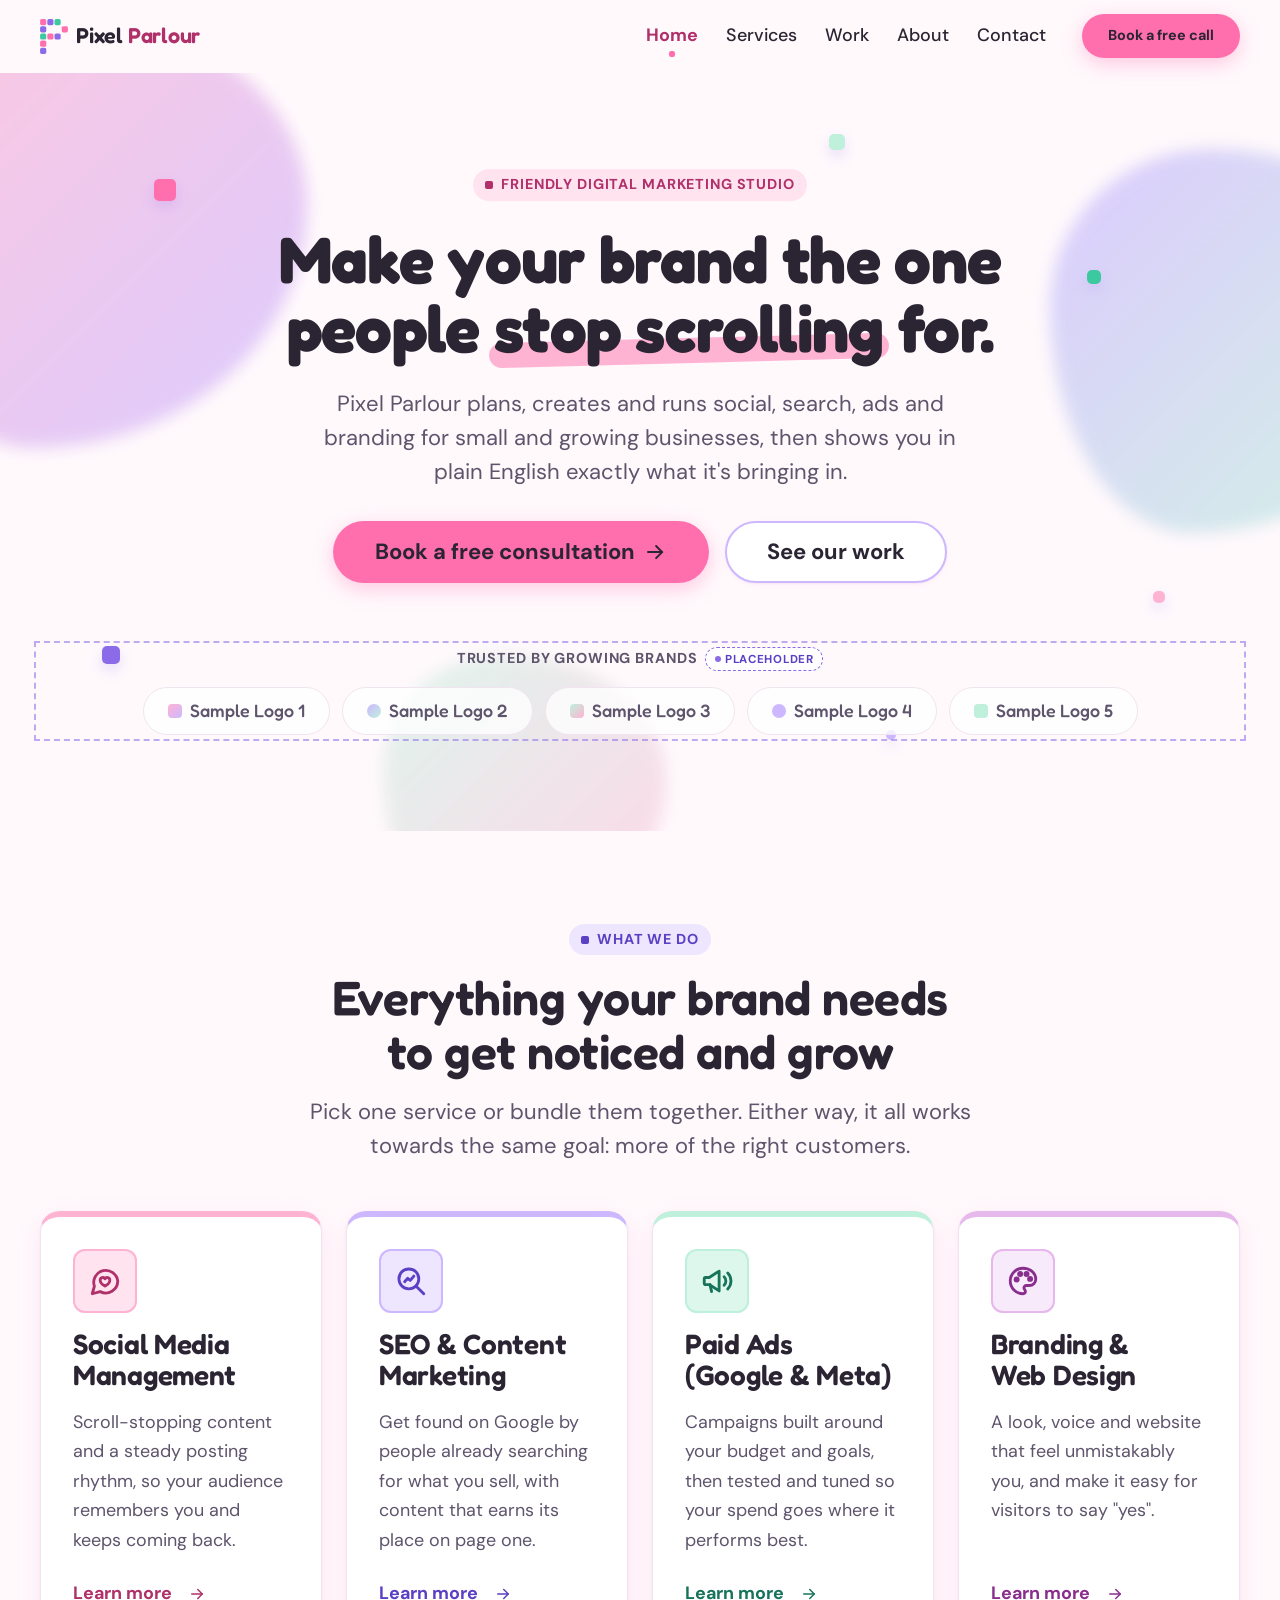
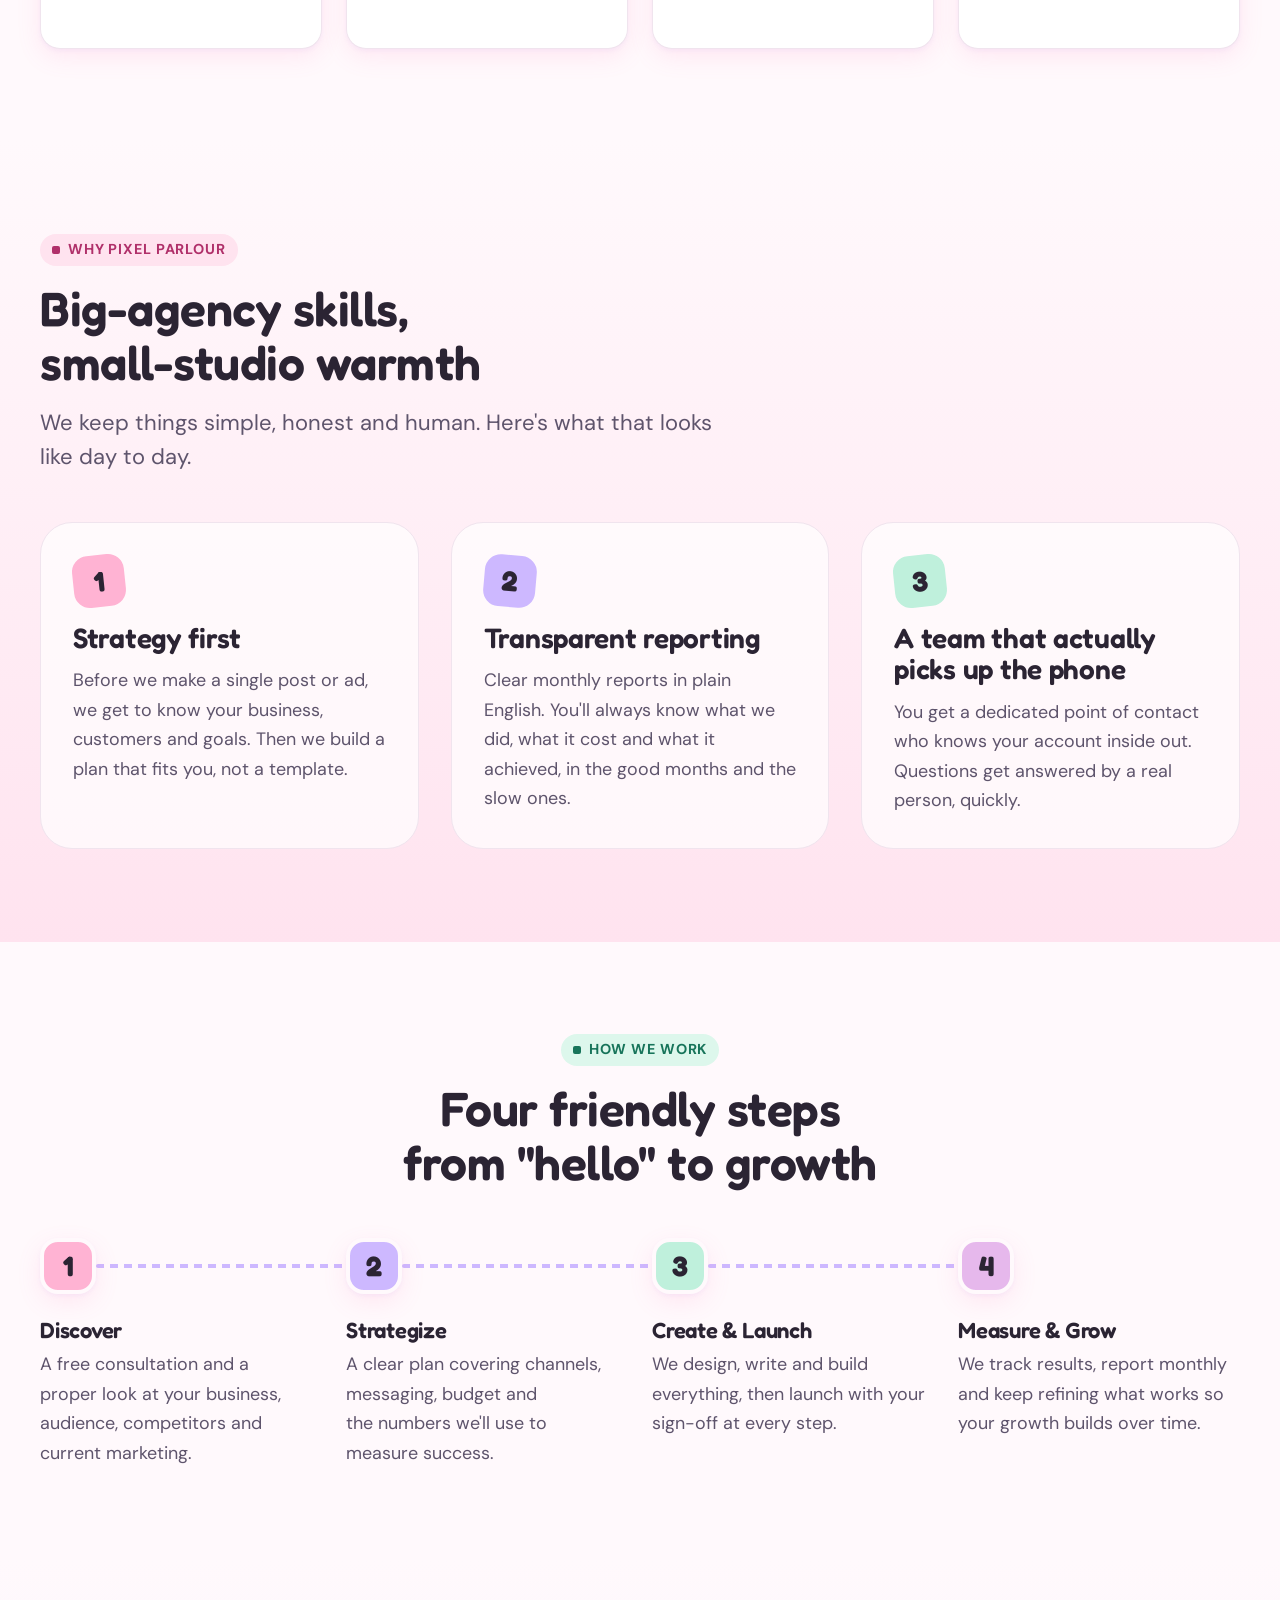
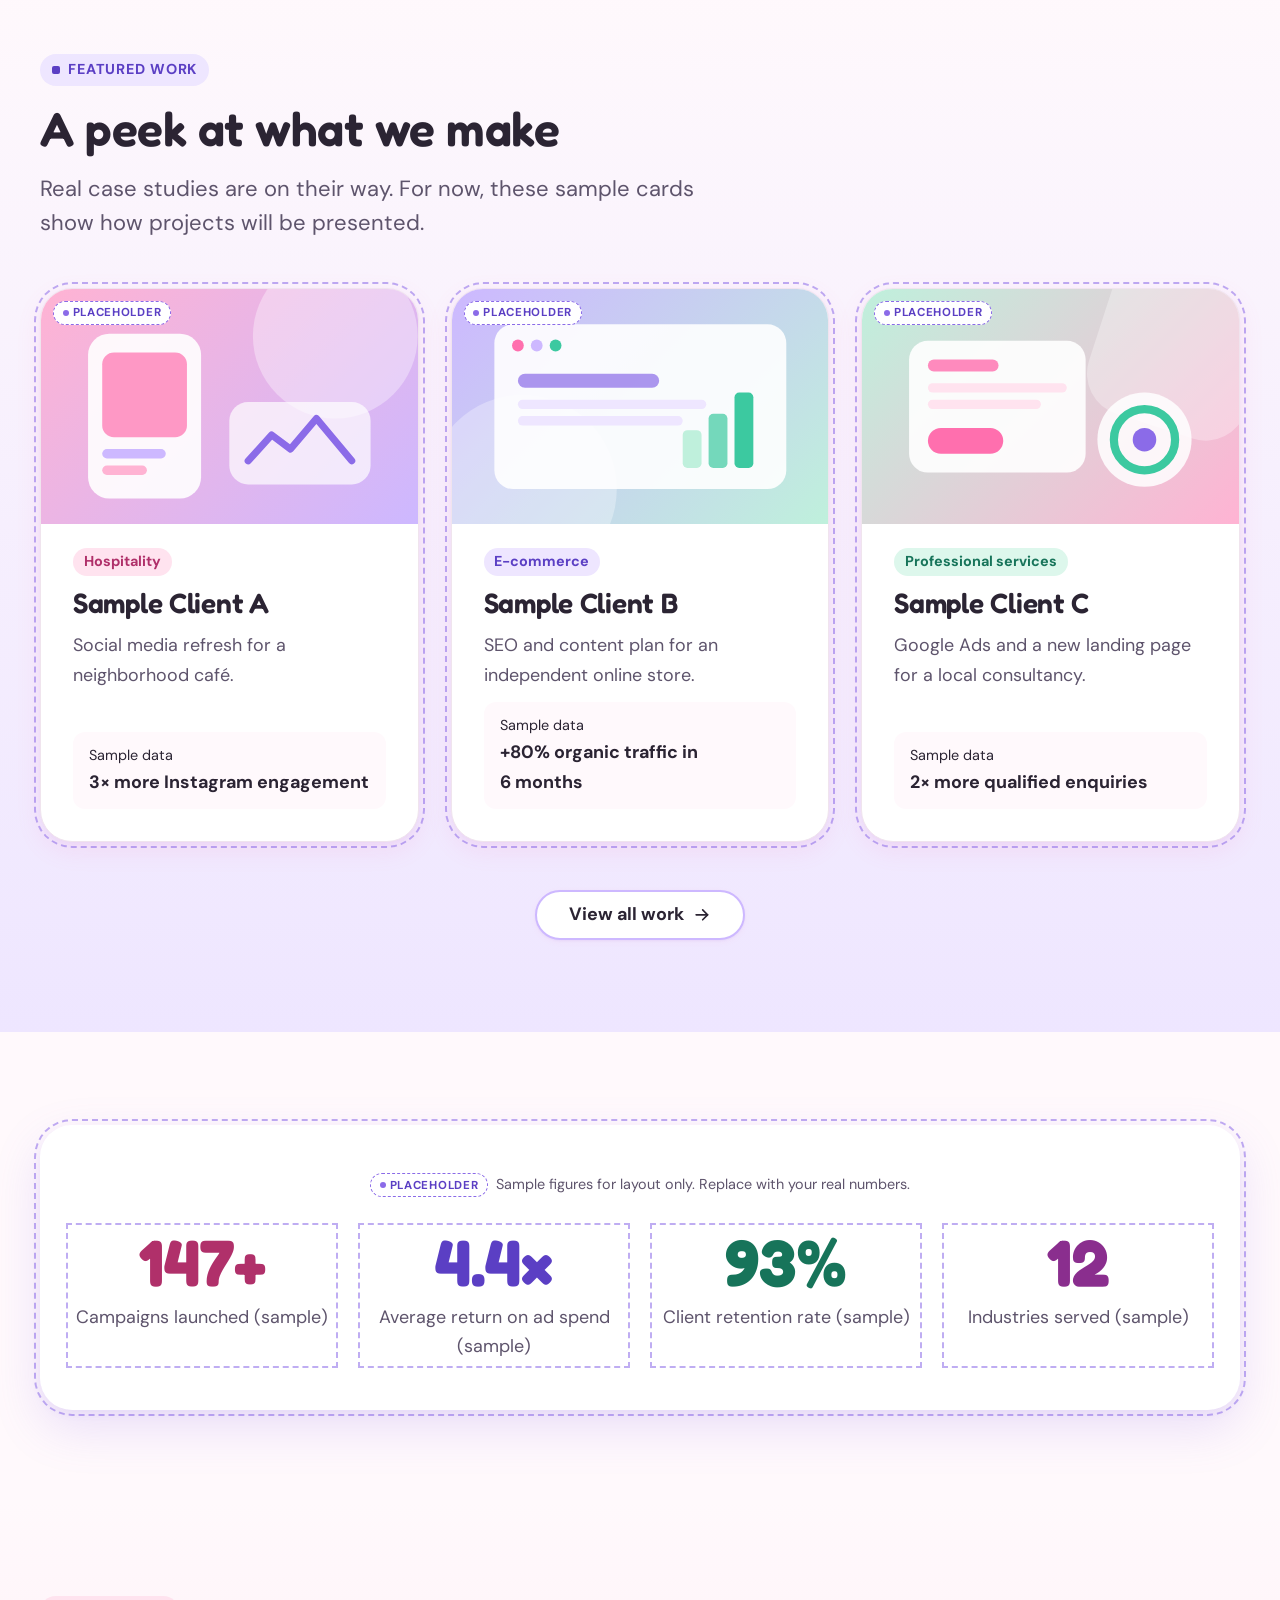
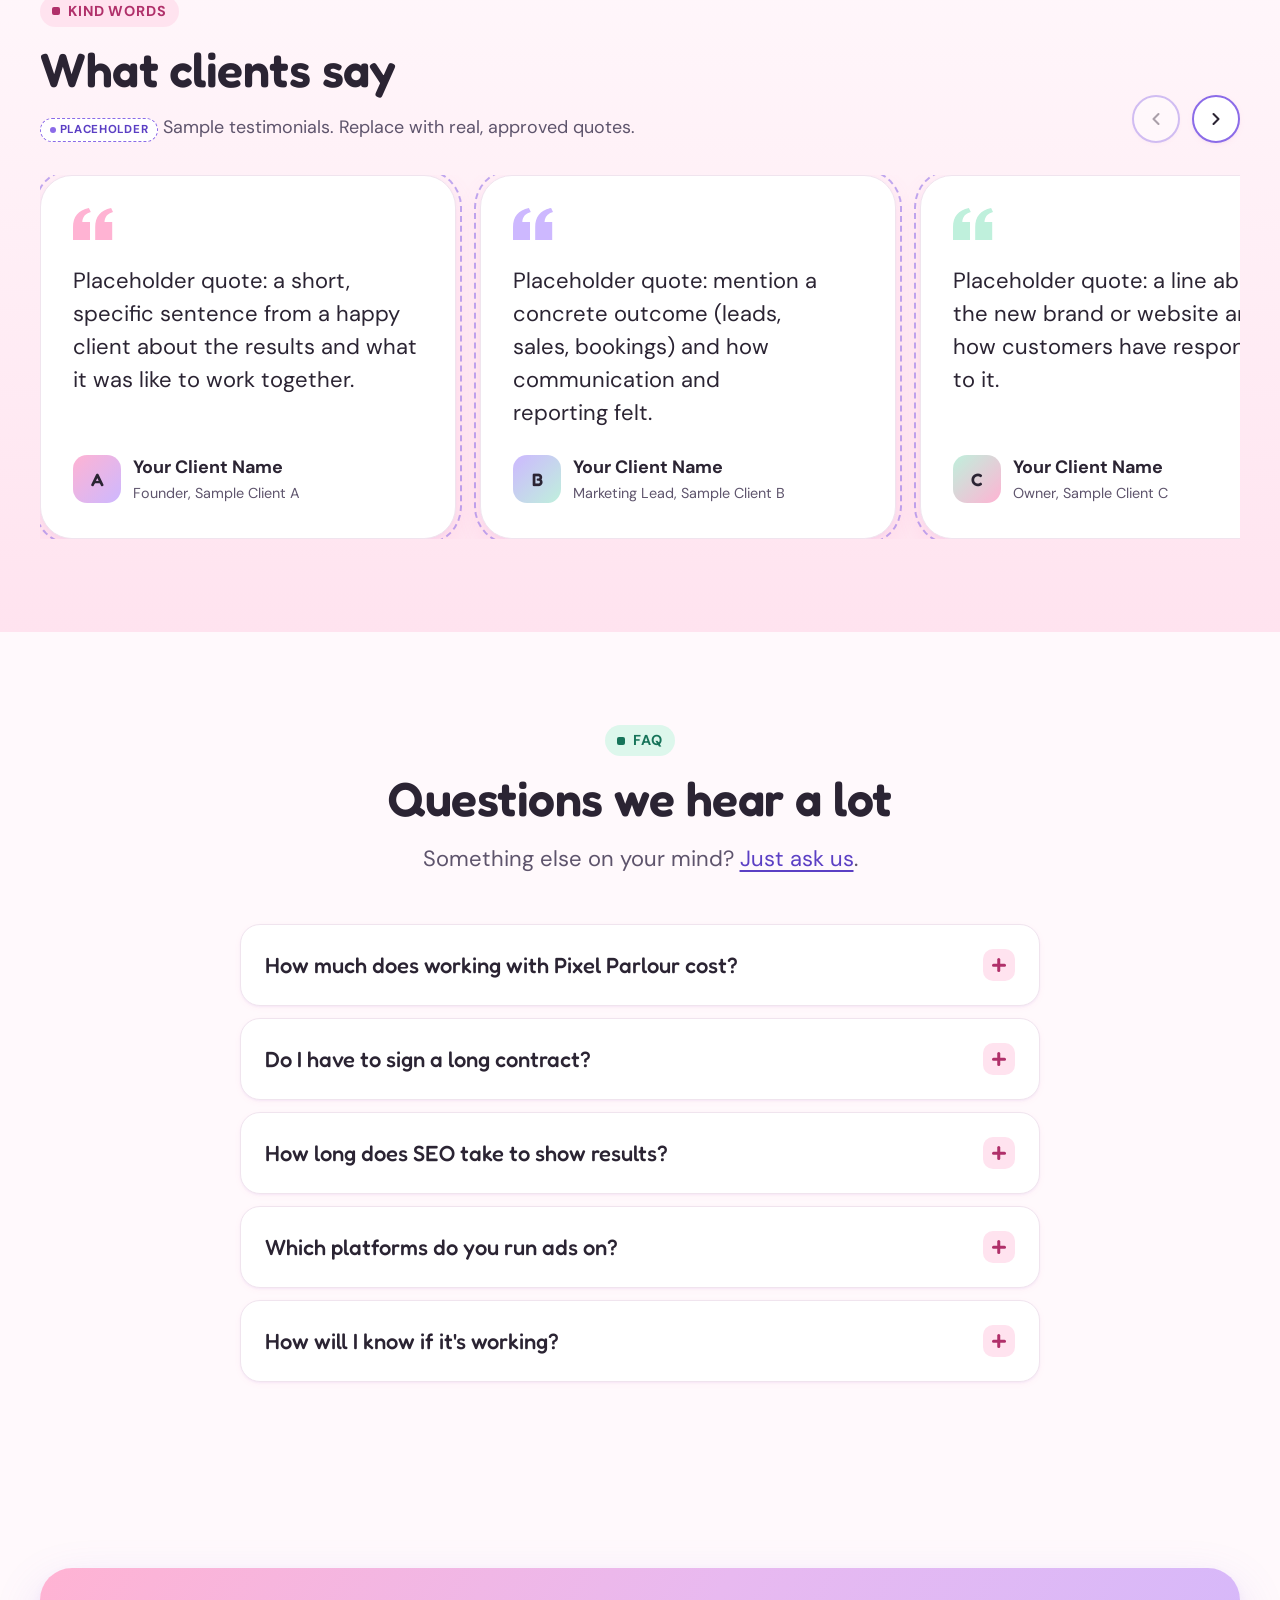
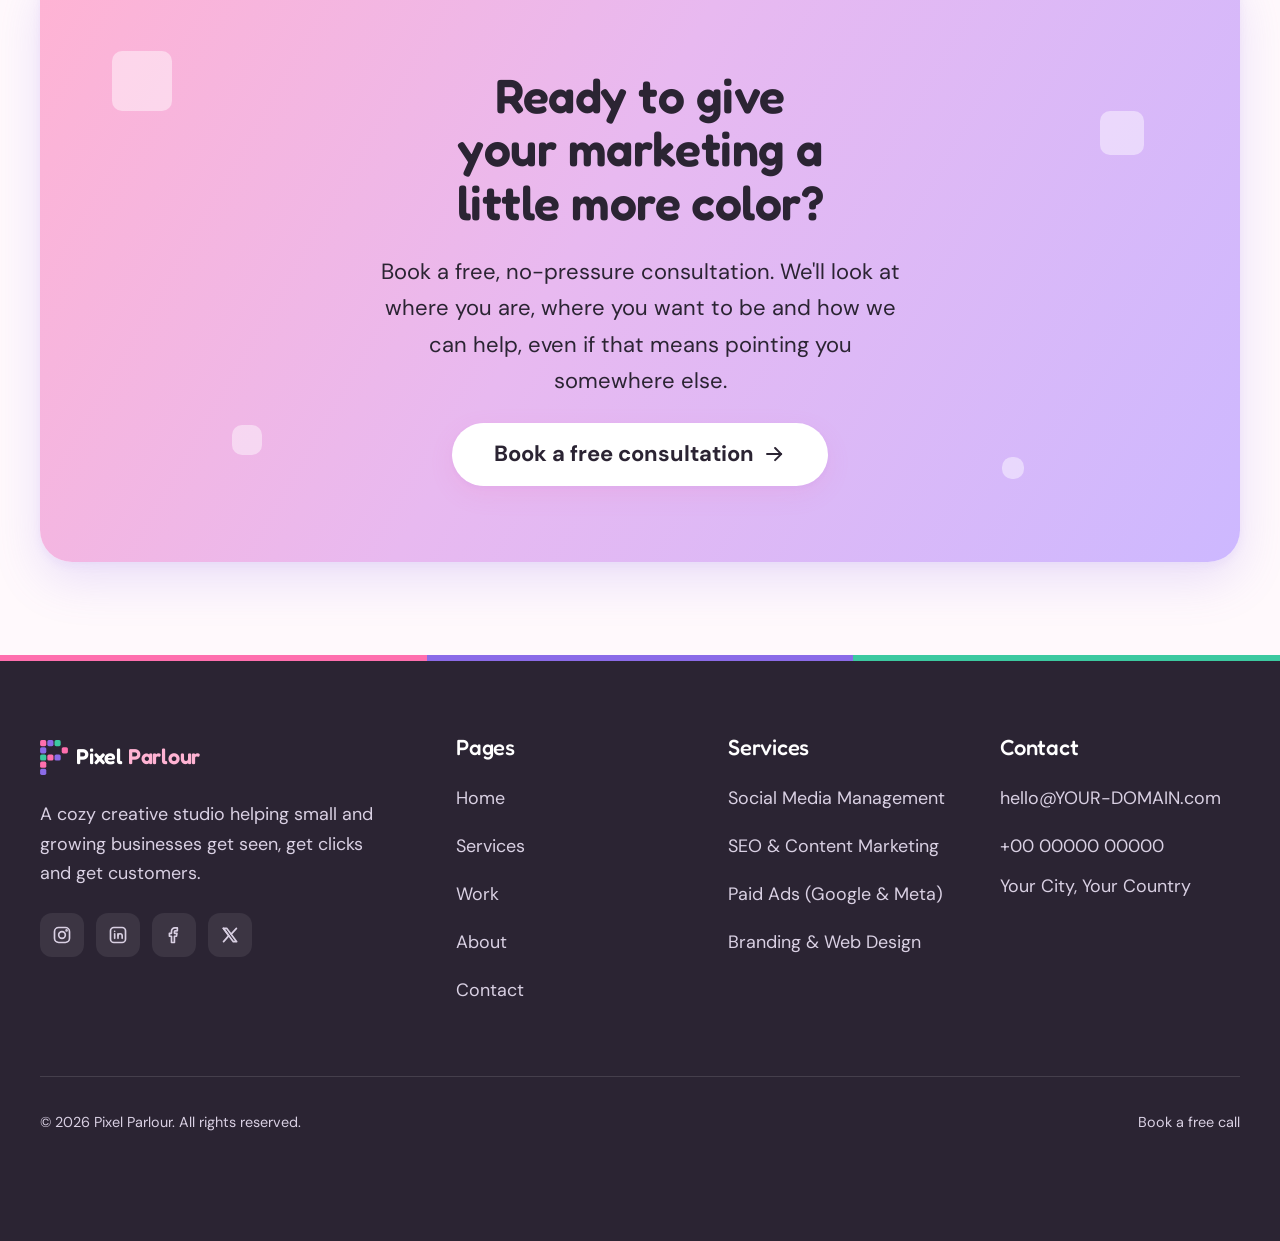
<file: index.html>
<!doctype html>
<html lang="en" class="no-js">
<head>
  <meta charset="utf-8">
  <meta name="viewport" content="width=device-width, initial-scale=1">
  <title>Pixel Parlour | Friendly Digital Marketing Agency</title>
  <meta name="description" content="Friendly digital marketing for small and growing businesses: social media, SEO, Google &amp; Meta ads, branding and web design. Book a free consultation.">
  <!-- SITE URL: canonical, og:url and og:image must be ABSOLUTE URLs on the live site.
       Run `python3 scripts/set-site-url.py https://your-real-url/` once (see README) to update every page. -->
  <link rel="canonical" href="https://pixelparlour.online/">
  <meta name="theme-color" content="#FFF9FC">
  <!-- Icons: .ico for older browsers, SVG for modern ones, PNG for iOS home screens -->
  <link rel="icon" href="assets/img/favicon.ico" sizes="any">
  <link rel="icon" href="assets/img/favicon.svg" type="image/svg+xml">
  <link rel="apple-touch-icon" href="assets/img/apple-touch-icon.png">
  <link rel="manifest" href="site.webmanifest">

  <!-- Open Graph / Twitter. The image path is relative while you build; scripts/set-site-url.py
       rewrites it to an absolute URL, which social platforms require. -->
  <meta property="og:type" content="website">
  <meta property="og:site_name" content="Pixel Parlour">
  <meta property="og:title" content="Pixel Parlour | Friendly Digital Marketing Agency">
  <meta property="og:description" content="Social media, SEO, paid ads and branding from a marketing team that actually picks up the phone.">
  <meta property="og:url" content="https://pixelparlour.online/">
  <meta property="og:image" content="https://pixelparlour.online/assets/img/og-image.png">
  <meta property="og:image:width" content="1200">
  <meta property="og:image:height" content="630">
  <meta property="og:image:alt" content="Pixel Parlour logo on a soft pink, lilac and mint background">
  <meta name="twitter:card" content="summary_large_image">
  <meta name="twitter:title" content="Pixel Parlour | Friendly Digital Marketing Agency">
  <meta name="twitter:description" content="Social media, SEO, paid ads and branding from a marketing team that actually picks up the phone.">
  <meta name="twitter:image" content="https://pixelparlour.online/assets/img/og-image.png">

  <!-- Swap no-js → js before first paint so reveal animations don't flash. With JS disabled this never
       runs, so <html> keeps "no-js" and all content stays visible. Safety net: if main.js hasn't loaded
       within 3s (blocked/failed), "no-reveal" un-hides any scroll-reveal content. -->
  <script>document.documentElement.className = document.documentElement.className.replace("no-js", "js"); setTimeout(function () { if (!window.PIXEL_PARLOUR_READY) document.documentElement.className += " no-reveal"; }, 3000);</script>

  <!-- Fonts -->
  <link rel="preconnect" href="https://fonts.googleapis.com">
  <link rel="preconnect" href="https://fonts.gstatic.com" crossorigin>
  <link rel="stylesheet" href="https://fonts.googleapis.com/css2?family=DM+Sans:wght@400;500;700&amp;family=Fredoka:wght@500;600;700&amp;display=swap">

  <!-- Styles -->
  <link rel="stylesheet" href="css/tokens.css">
  <link rel="stylesheet" href="css/base.css">
  <link rel="stylesheet" href="css/components.css">
  <link rel="stylesheet" href="css/pages.css">

  <!-- Scripts -->
  <script src="js/config.js" defer></script>
  <script src="js/main.js" defer></script>

  <!--
    OPTIONAL ANALYTICS SLOT: nothing is tracked by default and this site sets no cookies.
    If you add analytics later, paste the snippet here. A privacy-friendly, cookie-free tool
    (e.g. Plausible, Fathom, GoatCounter or Cloudflare Web Analytics) avoids needing a cookie
    banner in most regions. Paste the same snippet into every page's <head>. Example (Plausible):
    <script defer data-domain="YOUR-DOMAIN.com" src="https://plausible.io/js/script.js"></script>
  -->
  <!-- SCHEMA:START -->
  <!-- Organization structured data. PLACEHOLDER contact details: update email, telephone and address
       to match js/config.js (JSON-LD can't read config.js), and add your social profile URLs as
       "sameAs": ["https://instagram.com/…", …]. URLs are updated by scripts/set-site-url.py. -->
  <script type="application/ld+json">
{
  "@context": "https://schema.org",
  "@type": "ProfessionalService",
  "@id": "https://pixelparlour.online/#organization",
  "name": "Pixel Parlour",
  "description": "Friendly, full-service digital marketing agency for small and mid-size businesses: social media management, SEO and content marketing, paid ads (Google & Meta), and branding and web design.",
  "url": "https://pixelparlour.online/",
  "logo": "https://pixelparlour.online/assets/img/icon-512.png",
  "image": "https://pixelparlour.online/assets/img/og-image.png",
  "email": "hello@YOUR-DOMAIN.com",
  "telephone": "+00 00000 00000",
  "address": {
    "@type": "PostalAddress",
    "addressLocality": "Your City",
    "addressCountry": "Your Country"
  },
  "serviceType": [
    "Social Media Management",
    "SEO & Content Marketing",
    "Paid Ads (Google & Meta)",
    "Branding & Web Design"
  ],
  "hasOfferCatalog": {
    "@type": "OfferCatalog",
    "name": "Digital marketing services",
    "itemListElement": [
      {
        "@type": "Offer",
        "itemOffered": {
          "@type": "Service",
          "name": "Social Media Management",
          "url": "https://pixelparlour.online/services.html#social"
        }
      },
      {
        "@type": "Offer",
        "itemOffered": {
          "@type": "Service",
          "name": "SEO & Content Marketing",
          "url": "https://pixelparlour.online/services.html#seo"
        }
      },
      {
        "@type": "Offer",
        "itemOffered": {
          "@type": "Service",
          "name": "Paid Ads (Google & Meta)",
          "url": "https://pixelparlour.online/services.html#ads"
        }
      },
      {
        "@type": "Offer",
        "itemOffered": {
          "@type": "Service",
          "name": "Branding & Web Design",
          "url": "https://pixelparlour.online/services.html#branding"
        }
      }
    ]
  }
}
  </script>
  <!-- FAQPage structured data: mirrors the FAQ text on this page. If you edit the questions or
       answers, update this block too (or ask for it to be regenerated). -->
  <script type="application/ld+json">
{
  "@context": "https://schema.org",
  "@type": "FAQPage",
  "mainEntity": [
    {
      "@type": "Question",
      "name": "How much does working with Pixel Parlour cost?",
      "acceptedAnswer": {
        "@type": "Answer",
        "text": "It depends on what you need, so we don't do one-size-fits-all packages. After a free consultation we send a clear proposal, either a fixed monthly retainer for ongoing work or a one-off price for projects. No hidden fees, and we'll always tell you if something isn't worth the spend."
      }
    },
    {
      "@type": "Question",
      "name": "Do I have to sign a long contract?",
      "acceptedAnswer": {
        "@type": "Answer",
        "text": "No multi-year lock-ins. Ongoing services usually start with a short initial period so there's enough time to see real results, then continue month to month. Projects like a new website or brand are quoted as a fixed scope with clear milestones."
      }
    },
    {
      "@type": "Question",
      "name": "How long does SEO take to show results?",
      "acceptedAnswer": {
        "@type": "Answer",
        "text": "SEO is a long game. You'll often see early movement within the first few months, with more meaningful growth typically building over six to twelve months. It depends on your competition, your website's starting point and how much content we create. We'll set realistic expectations up front."
      }
    },
    {
      "@type": "Question",
      "name": "Which platforms do you run ads on?",
      "acceptedAnswer": {
        "@type": "Answer",
        "text": "Mainly Google Ads (Search, Shopping, YouTube and Performance Max) and Meta (Facebook and Instagram). If another platform such as LinkedIn or TikTok suits your audience better, we'll talk it through and recommend what makes sense for your budget."
      }
    },
    {
      "@type": "Question",
      "name": "How will I know if it's working?",
      "acceptedAnswer": {
        "@type": "Answer",
        "text": "Every month you'll get a plain-English report and a quick call to walk through it: what we did, the numbers that matter to you (leads, sales, traffic, cost per result) and what we're doing next. If you'd like a live dashboard to check in between reports, we can set that up too."
      }
    }
  ]
}
  </script>
  <!-- SCHEMA:END -->
</head>
<body id="top">
  <a class="skip-link" href="#main">Skip to main content</a>

  <!-- ============================== HEADER ============================== -->
  <header class="site-header">
    <div class="container site-header__inner">
      <a class="logo" href="index.html" aria-label="Pixel Parlour home">
        <svg class="logo__mark" viewBox="0 0 27 34" width="28" height="35" aria-hidden="true" focusable="false">
          <rect x="0" y="0" width="6" height="6" rx="1.6" fill="#FF6FAE"/>
          <rect x="7" y="0" width="6" height="6" rx="1.6" fill="#8B6BE8"/>
          <rect x="14" y="0" width="6" height="6" rx="1.6" fill="#3CC9A0"/>
          <rect x="0" y="7" width="6" height="6" rx="1.6" fill="#8B6BE8"/>
          <rect x="21" y="7" width="6" height="6" rx="1.6" fill="#FF6FAE"/>
          <rect x="0" y="14" width="6" height="6" rx="1.6" fill="#3CC9A0"/>
          <rect x="7" y="14" width="6" height="6" rx="1.6" fill="#FF6FAE"/>
          <rect x="14" y="14" width="6" height="6" rx="1.6" fill="#8B6BE8"/>
          <rect x="0" y="21" width="6" height="6" rx="1.6" fill="#FF6FAE"/>
          <rect x="0" y="28" width="6" height="6" rx="1.6" fill="#8B6BE8"/>
        </svg>
        <span>Pixel <span class="logo__accent">Parlour</span></span>
      </a>

      <button class="nav-toggle" type="button" aria-expanded="false" aria-controls="site-nav" aria-label="Open menu">
        <span class="nav-toggle__bars" aria-hidden="true"><span></span><span></span><span></span></span>
      </button>

      <nav class="site-nav" id="site-nav" aria-label="Main">
        <ul class="site-nav__list" role="list">
          <li><a class="site-nav__link" href="index.html" aria-current="page">Home</a></li>
          <li><a class="site-nav__link" href="services.html">Services</a></li>
          <li><a class="site-nav__link" href="work.html">Work</a></li>
          <li><a class="site-nav__link" href="about.html">About</a></li>
          <li><a class="site-nav__link" href="contact.html">Contact</a></li>
        </ul>
        <a class="btn btn--primary btn--sm" href="contact.html">Book a free call</a>
      </nav>
    </div>
  </header>

  <main id="main" tabindex="-1">

    <!-- ============================== 1. HERO ============================== -->
    <section class="hero" aria-labelledby="hero-title">
      <div class="hero__blobs" aria-hidden="true">
        <span class="blob blob--1"></span>
        <span class="blob blob--2"></span>
        <span class="blob blob--3"></span>
        <span class="pixel pixel--1"></span>
        <span class="pixel pixel--2"></span>
        <span class="pixel pixel--3"></span>
        <span class="pixel pixel--4"></span>
        <span class="pixel pixel--5"></span>
        <span class="pixel pixel--6"></span>
      </div>

      <div class="container">
        <div class="hero__inner">
          <p class="eyebrow">Friendly digital marketing studio</p>
          <h1 class="hero__title" id="hero-title">
            Make your brand the one people <span class="highlight">stop scrolling</span> for.
          </h1>
          <p class="text-lead hero__lead">
            Pixel Parlour plans, creates and runs social, search, ads and branding for small and growing businesses,
            then shows you in plain English exactly what it's bringing in.
          </p>
          <div class="hero__actions">
            <a class="btn btn--primary btn--lg" href="contact.html">
              Book a free consultation
              <svg viewBox="0 0 24 24" fill="none" stroke="currentColor" stroke-width="2" stroke-linecap="round" stroke-linejoin="round" aria-hidden="true" focusable="false"><path d="M5 12h14"/><path d="m13 6 6 6-6 6"/></svg>
            </a>
            <a class="btn btn--secondary btn--lg" href="work.html">See our work</a>
          </div>
        </div>

        <!-- Trust row: PLACEHOLDER — swap the pills for real client logos (with permission) -->
        <div class="trust" data-placeholder="true">
          <p class="trust__label">
            Trusted by growing brands
            <span class="badge badge--placeholder">Placeholder</span>
          </p>
          <ul class="trust__logos" role="list">
            <li class="logo-pill">Sample Logo 1</li>
            <li class="logo-pill">Sample Logo 2</li>
            <li class="logo-pill">Sample Logo 3</li>
            <li class="logo-pill">Sample Logo 4</li>
            <li class="logo-pill">Sample Logo 5</li>
          </ul>
        </div>
      </div>
    </section>

    <!-- ============================== 2. SERVICES OVERVIEW ============================== -->
    <section class="section" id="services" aria-labelledby="services-title">
      <div class="container">
        <div class="section-head section-head--center reveal">
          <p class="eyebrow eyebrow--lilac">What we do</p>
          <h2 id="services-title">Everything your brand needs to get noticed and grow</h2>
          <p class="text-lead">Pick one service or bundle them together. Either way, it all works towards the same goal: more of the right customers.</p>
        </div>

        <ul class="services-grid" role="list">
          <li class="reveal">
            <article class="card card--pink card--sticker">
              <span class="card__icon" aria-hidden="true">
                <svg viewBox="0 0 24 24" fill="none" stroke="currentColor" stroke-width="2" stroke-linecap="round" stroke-linejoin="round" focusable="false"><path d="M21 12a8.5 8.5 0 0 1-12.4 7.5L3 21l1.5-5.3A8.5 8.5 0 1 1 21 12z"/><path d="M12 15.6s-3.4-1.9-3.4-4.2a1.8 1.8 0 0 1 3.4-.9 1.8 1.8 0 0 1 3.4.9c0 2.3-3.4 4.2-3.4 4.2z"/></svg>
              </span>
              <h3 class="card__title">Social Media Management</h3>
              <p class="card__text">Scroll-stopping content and a steady posting rhythm, so your audience remembers you and keeps coming back.</p>
              <a class="card__link" href="services.html#social">
                Learn more<span class="visually-hidden"> about Social Media Management</span>
                <svg viewBox="0 0 24 24" fill="none" stroke="currentColor" stroke-width="2" stroke-linecap="round" stroke-linejoin="round" aria-hidden="true" focusable="false"><path d="M5 12h14"/><path d="m13 6 6 6-6 6"/></svg>
              </a>
            </article>
          </li>
          <li class="reveal reveal--d1">
            <article class="card card--lilac card--sticker">
              <span class="card__icon" aria-hidden="true">
                <svg viewBox="0 0 24 24" fill="none" stroke="currentColor" stroke-width="2" stroke-linecap="round" stroke-linejoin="round" focusable="false"><circle cx="10.5" cy="10.5" r="7"/><path d="m21 21-5.5-5.5"/><path d="m7.5 12.5 2.2-2.4 1.8 1.4 2.5-3"/></svg>
              </span>
              <h3 class="card__title">SEO &amp; Content Marketing</h3>
              <p class="card__text">Get found on Google by people already searching for what you sell, with content that earns its place on page one.</p>
              <a class="card__link" href="services.html#seo">
                Learn more<span class="visually-hidden"> about SEO &amp; Content Marketing</span>
                <svg viewBox="0 0 24 24" fill="none" stroke="currentColor" stroke-width="2" stroke-linecap="round" stroke-linejoin="round" aria-hidden="true" focusable="false"><path d="M5 12h14"/><path d="m13 6 6 6-6 6"/></svg>
              </a>
            </article>
          </li>
          <li class="reveal reveal--d2">
            <article class="card card--mint card--sticker">
              <span class="card__icon" aria-hidden="true">
                <svg viewBox="0 0 24 24" fill="none" stroke="currentColor" stroke-width="2" stroke-linecap="round" stroke-linejoin="round" focusable="false"><path d="M3 10.5v3a1 1 0 0 0 1 1h2.5l7 4.5V5L6.5 9.5H4a1 1 0 0 0-1 1z"/><path d="M17 9a4.2 4.2 0 0 1 0 6"/><path d="M19.6 6.4a8 8 0 0 1 0 11.2"/><path d="m7 14.5 1.2 5"/></svg>
              </span>
              <h3 class="card__title">Paid Ads (Google &amp; Meta)</h3>
              <p class="card__text">Campaigns built around your budget and goals, then tested and tuned so your spend goes where it performs best.</p>
              <a class="card__link" href="services.html#ads">
                Learn more<span class="visually-hidden"> about Paid Ads</span>
                <svg viewBox="0 0 24 24" fill="none" stroke="currentColor" stroke-width="2" stroke-linecap="round" stroke-linejoin="round" aria-hidden="true" focusable="false"><path d="M5 12h14"/><path d="m13 6 6 6-6 6"/></svg>
              </a>
            </article>
          </li>
          <li class="reveal reveal--d3">
            <article class="card card--blend card--sticker">
              <span class="card__icon" aria-hidden="true">
                <svg viewBox="0 0 24 24" fill="none" stroke="currentColor" stroke-width="2" stroke-linecap="round" stroke-linejoin="round" focusable="false"><path d="M12 3a9 9 0 1 0 0 18c1 0 1.7-.8 1.7-1.7 0-.5-.2-.9-.5-1.2a1.7 1.7 0 0 1 1.3-2.9h2A4.5 4.5 0 0 0 21 10.7C21 6.4 17 3 12 3z"/><circle cx="7.5" cy="11" r="1.1" fill="currentColor"/><circle cx="10" cy="7" r="1.1" fill="currentColor"/><circle cx="14.5" cy="7" r="1.1" fill="currentColor"/><circle cx="17" cy="10.5" r="1.1" fill="currentColor"/></svg>
              </span>
              <h3 class="card__title">Branding &amp; Web Design</h3>
              <p class="card__text">A look, voice and website that feel unmistakably you, and make it easy for visitors to say "yes".</p>
              <a class="card__link" href="services.html#branding">
                Learn more<span class="visually-hidden"> about Branding &amp; Web Design</span>
                <svg viewBox="0 0 24 24" fill="none" stroke="currentColor" stroke-width="2" stroke-linecap="round" stroke-linejoin="round" aria-hidden="true" focusable="false"><path d="M5 12h14"/><path d="m13 6 6 6-6 6"/></svg>
              </a>
            </article>
          </li>
        </ul>
      </div>
    </section>

    <!-- ============================== 3. WHY PIXEL PARLOUR ============================== -->
    <section class="section section--tint" aria-labelledby="why-title">
      <div class="container">
        <div class="section-head reveal">
          <p class="eyebrow">Why Pixel Parlour</p>
          <h2 id="why-title">Big-agency skills, small-studio warmth</h2>
          <p class="text-lead">We keep things simple, honest and human. Here's what that looks like day to day.</p>
        </div>

        <ul class="features" role="list">
          <li class="feature reveal">
            <span class="feature__num" aria-hidden="true">1</span>
            <h3>Strategy first</h3>
            <p>Before we make a single post or ad, we get to know your business, customers and goals. Then we build a plan that fits you, not a template.</p>
          </li>
          <li class="feature reveal reveal--d1">
            <span class="feature__num" aria-hidden="true">2</span>
            <h3>Transparent reporting</h3>
            <p>Clear monthly reports in plain English. You'll always know what we did, what it cost and what it achieved, in the good months and the slow ones.</p>
          </li>
          <li class="feature reveal reveal--d2">
            <span class="feature__num" aria-hidden="true">3</span>
            <h3>A team that actually picks up the phone</h3>
            <p>You get a dedicated point of contact who knows your account inside out. Questions get answered by a real person, quickly.</p>
          </li>
        </ul>
      </div>
    </section>

    <!-- ============================== 4. HOW WE WORK ============================== -->
    <section class="section" aria-labelledby="process-title">
      <div class="container">
        <div class="section-head section-head--center reveal">
          <p class="eyebrow eyebrow--mint">How we work</p>
          <h2 id="process-title">Four friendly steps from "hello" to growth</h2>
        </div>

        <ol class="process" role="list">
          <li class="process__step reveal">
            <span class="process__marker" aria-hidden="true"></span>
            <h3>Discover</h3>
            <p>A free consultation and a proper look at your business, audience, competitors and current marketing.</p>
          </li>
          <li class="process__step reveal reveal--d1">
            <span class="process__marker" aria-hidden="true"></span>
            <h3>Strategize</h3>
            <p>A clear plan covering channels, messaging, budget and the numbers we'll use to measure success.</p>
          </li>
          <li class="process__step reveal reveal--d2">
            <span class="process__marker" aria-hidden="true"></span>
            <h3>Create &amp; Launch</h3>
            <p>We design, write and build everything, then launch with your sign-off at every step.</p>
          </li>
          <li class="process__step reveal reveal--d3">
            <span class="process__marker" aria-hidden="true"></span>
            <h3>Measure &amp; Grow</h3>
            <p>We track results, report monthly and keep refining what works so your growth builds over time.</p>
          </li>
        </ol>
      </div>
    </section>

    <!-- ============================== 5. FEATURED WORK (PLACEHOLDERS) ============================== -->
    <section class="section section--lilac" aria-labelledby="work-title">
      <div class="container">
        <div class="section-head reveal">
          <p class="eyebrow eyebrow--lilac">Featured work</p>
          <h2 id="work-title">A peek at what we make</h2>
          <p class="text-lead">Real case studies are on their way. For now, these sample cards show how projects will be presented.</p>
        </div>

        <ul class="work-grid" role="list">
          <li class="reveal">
            <a class="work-card" href="work.html" data-placeholder="true">
              <div class="work-card__thumb">
                <svg viewBox="0 0 320 200" preserveAspectRatio="xMidYMid slice" aria-hidden="true" focusable="false">
                  <circle cx="250" cy="40" r="70" fill="#fff" opacity=".35"/>
                  <rect x="40" y="38" width="96" height="140" rx="18" fill="#fff" opacity=".9"/>
                  <rect x="52" y="54" width="72" height="72" rx="10" fill="#FF6FAE" opacity=".7"/>
                  <rect x="52" y="136" width="54" height="8" rx="4" fill="#CDB8FF"/>
                  <rect x="52" y="150" width="38" height="8" rx="4" fill="#FFB3D3"/>
                  <rect x="160" y="96" width="120" height="70" rx="16" fill="#fff" opacity=".7"/>
                  <path d="M176 146l20-22 16 12 22-26 30 36" fill="none" stroke="#8B6BE8" stroke-width="6" stroke-linecap="round" stroke-linejoin="round"/>
                </svg>
                <span class="badge badge--placeholder">Placeholder</span>
              </div>
              <div class="work-card__body">
                <span class="chip chip--pink">Hospitality</span>
                <h3 class="work-card__title">Sample Client A</h3>
                <p class="text-muted">Social media refresh for a neighborhood café.</p>
                <p class="work-card__result"><span>Sample data</span><strong>3× more Instagram engagement</strong></p>
              </div>
            </a>
          </li>
          <li class="reveal reveal--d1">
            <a class="work-card" href="work.html" data-placeholder="true">
              <div class="work-card__thumb work-card__thumb--lilac">
                <svg viewBox="0 0 320 200" preserveAspectRatio="xMidYMid slice" aria-hidden="true" focusable="false">
                  <circle cx="60" cy="170" r="80" fill="#fff" opacity=".3"/>
                  <rect x="36" y="30" width="248" height="140" rx="16" fill="#fff" opacity=".9"/>
                  <circle cx="56" cy="48" r="5" fill="#FF6FAE"/><circle cx="72" cy="48" r="5" fill="#CDB8FF"/><circle cx="88" cy="48" r="5" fill="#3CC9A0"/>
                  <rect x="56" y="72" width="120" height="12" rx="6" fill="#8B6BE8" opacity=".7"/>
                  <rect x="56" y="94" width="160" height="8" rx="4" fill="#EEE6FF"/>
                  <rect x="56" y="108" width="140" height="8" rx="4" fill="#EEE6FF"/>
                  <rect x="196" y="120" width="16" height="32" rx="4" fill="#BFF0DC"/>
                  <rect x="218" y="106" width="16" height="46" rx="4" fill="#3CC9A0" opacity=".7"/>
                  <rect x="240" y="88" width="16" height="64" rx="4" fill="#3CC9A0"/>
                </svg>
                <span class="badge badge--placeholder">Placeholder</span>
              </div>
              <div class="work-card__body">
                <span class="chip chip--lilac">E-commerce</span>
                <h3 class="work-card__title">Sample Client B</h3>
                <p class="text-muted">SEO and content plan for an independent online store.</p>
                <p class="work-card__result"><span>Sample data</span><strong>+80% organic traffic in 6 months</strong></p>
              </div>
            </a>
          </li>
          <li class="reveal reveal--d2">
            <a class="work-card" href="work.html" data-placeholder="true">
              <div class="work-card__thumb work-card__thumb--mint">
                <svg viewBox="0 0 320 200" preserveAspectRatio="xMidYMid slice" aria-hidden="true" focusable="false">
                  <rect x="200" y="-20" width="140" height="140" rx="36" fill="#fff" opacity=".3" transform="rotate(18 270 50)"/>
                  <rect x="40" y="44" width="150" height="112" rx="16" fill="#fff" opacity=".9"/>
                  <rect x="56" y="60" width="60" height="10" rx="5" fill="#FF6FAE" opacity=".8"/>
                  <rect x="56" y="80" width="118" height="8" rx="4" fill="#FFE3EF"/>
                  <rect x="56" y="94" width="96" height="8" rx="4" fill="#FFE3EF"/>
                  <rect x="56" y="118" width="64" height="22" rx="11" fill="#FF6FAE"/>
                  <circle cx="240" cy="128" r="40" fill="#fff" opacity=".85"/>
                  <circle cx="240" cy="128" r="26" fill="none" stroke="#3CC9A0" stroke-width="7"/>
                  <circle cx="240" cy="128" r="10" fill="#8B6BE8"/>
                </svg>
                <span class="badge badge--placeholder">Placeholder</span>
              </div>
              <div class="work-card__body">
                <span class="chip chip--mint">Professional services</span>
                <h3 class="work-card__title">Sample Client C</h3>
                <p class="text-muted">Google Ads and a new landing page for a local consultancy.</p>
                <p class="work-card__result"><span>Sample data</span><strong>2× more qualified enquiries</strong></p>
              </div>
            </a>
          </li>
        </ul>

        <div class="section-actions">
          <a class="btn btn--secondary" href="work.html">
            View all work
            <svg viewBox="0 0 24 24" fill="none" stroke="currentColor" stroke-width="2" stroke-linecap="round" stroke-linejoin="round" aria-hidden="true" focusable="false"><path d="M5 12h14"/><path d="m13 6 6 6-6 6"/></svg>
          </a>
        </div>
      </div>
    </section>

    <!-- ============================== 6. STATS STRIP (PLACEHOLDERS) ============================== -->
    <section class="section" aria-labelledby="stats-title">
      <div class="container">
        <h2 class="visually-hidden" id="stats-title">Pixel Parlour in numbers</h2>
        <div class="stats reveal" data-placeholder="true">
          <p class="stats__note">
            <span class="badge badge--placeholder">Placeholder</span>
            Sample figures for layout only. Replace with your real numbers.
          </p>
          <ul class="stats__list" role="list">
            <li class="stat" data-placeholder="true">
              <span class="stat__number" data-count="150" data-suffix="+">150+</span>
              <span class="stat__label">Campaigns launched (sample)</span>
            </li>
            <li class="stat" data-placeholder="true">
              <span class="stat__number" data-count="4.5" data-decimals="1" data-suffix="×">4.5×</span>
              <span class="stat__label">Average return on ad spend (sample)</span>
            </li>
            <li class="stat" data-placeholder="true">
              <span class="stat__number" data-count="95" data-suffix="%">95%</span>
              <span class="stat__label">Client retention rate (sample)</span>
            </li>
            <li class="stat" data-placeholder="true">
              <span class="stat__number" data-count="12">12</span>
              <span class="stat__label">Industries served (sample)</span>
            </li>
          </ul>
        </div>
      </div>
    </section>

    <!-- ============================== 7. TESTIMONIALS (PLACEHOLDERS) ============================== -->
    <section class="section section--tint" aria-labelledby="testimonials-title">
      <div class="container" data-carousel aria-roledescription="carousel" role="region" aria-labelledby="testimonials-title">
        <div class="carousel__header">
          <div class="section-head reveal">
            <p class="eyebrow">Kind words</p>
            <h2 id="testimonials-title">What clients say</h2>
            <p><span class="badge badge--placeholder">Placeholder</span> <span class="text-muted">Sample testimonials. Replace with real, approved quotes.</span></p>
          </div>
          <div class="carousel__controls">
            <button class="btn-icon" type="button" data-carousel-prev aria-controls="testimonial-track" aria-label="Previous testimonial">
              <svg viewBox="0 0 24 24" fill="none" stroke="currentColor" stroke-width="2.5" stroke-linecap="round" stroke-linejoin="round" aria-hidden="true" focusable="false"><path d="m15 18-6-6 6-6"/></svg>
            </button>
            <button class="btn-icon" type="button" data-carousel-next aria-controls="testimonial-track" aria-label="Next testimonial">
              <svg viewBox="0 0 24 24" fill="none" stroke="currentColor" stroke-width="2.5" stroke-linecap="round" stroke-linejoin="round" aria-hidden="true" focusable="false"><path d="m9 18 6-6-6-6"/></svg>
            </button>
          </div>
        </div>

        <ul class="carousel__track" id="testimonial-track" role="list" tabindex="0" aria-label="Testimonials, use arrow keys to scroll">
          <li class="carousel__slide" role="group" aria-roledescription="slide" aria-label="1 of 3">
            <figure class="testimonial" data-placeholder="true">
              <svg class="testimonial__quote-mark" viewBox="0 0 40 32" fill="currentColor" aria-hidden="true" focusable="false"><path d="M0 32V19.2C0 8.6 5.3 2.2 15.9 0l1.9 4.1C12.4 5.6 9.6 8.9 9.3 14H17v18H0zm22.2 0V19.2C22.2 8.6 27.5 2.2 38.1 0L40 4.1c-5.4 1.5-8.2 4.8-8.5 9.9h7.7v18H22.2z"/></svg>
              <blockquote>
                <p>Placeholder quote: a short, specific sentence from a happy client about the results and what it was like to work together.</p>
              </blockquote>
              <figcaption>
                <span class="testimonial__avatar" aria-hidden="true">A</span>
                <span>
                  <span class="testimonial__name">Your Client Name</span>
                  <span class="testimonial__role">Founder, Sample Client A</span>
                </span>
              </figcaption>
            </figure>
          </li>
          <li class="carousel__slide" role="group" aria-roledescription="slide" aria-label="2 of 3">
            <figure class="testimonial" data-placeholder="true">
              <svg class="testimonial__quote-mark" viewBox="0 0 40 32" fill="currentColor" aria-hidden="true" focusable="false"><path d="M0 32V19.2C0 8.6 5.3 2.2 15.9 0l1.9 4.1C12.4 5.6 9.6 8.9 9.3 14H17v18H0zm22.2 0V19.2C22.2 8.6 27.5 2.2 38.1 0L40 4.1c-5.4 1.5-8.2 4.8-8.5 9.9h7.7v18H22.2z"/></svg>
              <blockquote>
                <p>Placeholder quote: mention a concrete outcome (leads, sales, bookings) and how communication and reporting felt.</p>
              </blockquote>
              <figcaption>
                <span class="testimonial__avatar" aria-hidden="true">B</span>
                <span>
                  <span class="testimonial__name">Your Client Name</span>
                  <span class="testimonial__role">Marketing Lead, Sample Client B</span>
                </span>
              </figcaption>
            </figure>
          </li>
          <li class="carousel__slide" role="group" aria-roledescription="slide" aria-label="3 of 3">
            <figure class="testimonial" data-placeholder="true">
              <svg class="testimonial__quote-mark" viewBox="0 0 40 32" fill="currentColor" aria-hidden="true" focusable="false"><path d="M0 32V19.2C0 8.6 5.3 2.2 15.9 0l1.9 4.1C12.4 5.6 9.6 8.9 9.3 14H17v18H0zm22.2 0V19.2C22.2 8.6 27.5 2.2 38.1 0L40 4.1c-5.4 1.5-8.2 4.8-8.5 9.9h7.7v18H22.2z"/></svg>
              <blockquote>
                <p>Placeholder quote: a line about the new brand or website and how customers have responded to it.</p>
              </blockquote>
              <figcaption>
                <span class="testimonial__avatar" aria-hidden="true">C</span>
                <span>
                  <span class="testimonial__name">Your Client Name</span>
                  <span class="testimonial__role">Owner, Sample Client C</span>
                </span>
              </figcaption>
            </figure>
          </li>
        </ul>
      </div>
    </section>

    <!-- ============================== 8. FAQ ============================== -->
    <section class="section" aria-labelledby="faq-title">
      <div class="container">
        <div class="section-head section-head--center reveal">
          <p class="eyebrow eyebrow--mint">FAQ</p>
          <h2 id="faq-title">Questions we hear a lot</h2>
          <p class="text-lead">Something else on your mind? <a href="contact.html">Just ask us</a>.</p>
        </div>

        <div class="accordion reveal">
          <details class="accordion__item">
            <summary class="accordion__summary">
              How much does working with Pixel Parlour cost?
              <span class="accordion__icon" aria-hidden="true"></span>
            </summary>
            <div class="accordion__content">
              <p>It depends on what you need, so we don't do one-size-fits-all packages. After a free consultation we send a clear proposal, either a fixed monthly retainer for ongoing work or a one-off price for projects. No hidden fees, and we'll always tell you if something isn't worth the spend.</p>
            </div>
          </details>

          <details class="accordion__item">
            <summary class="accordion__summary">
              Do I have to sign a long contract?
              <span class="accordion__icon" aria-hidden="true"></span>
            </summary>
            <div class="accordion__content">
              <p>No multi-year lock-ins. Ongoing services usually start with a short initial period so there's enough time to see real results, then continue month to month. Projects like a new website or brand are quoted as a fixed scope with clear milestones.</p>
            </div>
          </details>

          <details class="accordion__item">
            <summary class="accordion__summary">
              How long does SEO take to show results?
              <span class="accordion__icon" aria-hidden="true"></span>
            </summary>
            <div class="accordion__content">
              <p>SEO is a long game. You'll often see early movement within the first few months, with more meaningful growth typically building over six to twelve months. It depends on your competition, your website's starting point and how much content we create. We'll set realistic expectations up front.</p>
            </div>
          </details>

          <details class="accordion__item">
            <summary class="accordion__summary">
              Which platforms do you run ads on?
              <span class="accordion__icon" aria-hidden="true"></span>
            </summary>
            <div class="accordion__content">
              <p>Mainly Google Ads (Search, Shopping, YouTube and Performance Max) and Meta (Facebook and Instagram). If another platform such as LinkedIn or TikTok suits your audience better, we'll talk it through and recommend what makes sense for your budget.</p>
            </div>
          </details>

          <details class="accordion__item">
            <summary class="accordion__summary">
              How will I know if it's working?
              <span class="accordion__icon" aria-hidden="true"></span>
            </summary>
            <div class="accordion__content">
              <p>Every month you'll get a plain-English report and a quick call to walk through it: what we did, the numbers that matter to you (leads, sales, traffic, cost per result) and what we're doing next. If you'd like a live dashboard to check in between reports, we can set that up too.</p>
            </div>
          </details>
        </div>
      </div>
    </section>

    <!-- ============================== 9. FINAL CTA ============================== -->
    <section class="section" aria-labelledby="cta-title">
      <div class="container">
        <div class="cta-banner reveal">
          <span class="cta-banner__deco cta-banner__deco--1" aria-hidden="true"></span>
          <span class="cta-banner__deco cta-banner__deco--2" aria-hidden="true"></span>
          <span class="cta-banner__deco cta-banner__deco--3" aria-hidden="true"></span>
          <span class="cta-banner__deco cta-banner__deco--4" aria-hidden="true"></span>
          <h2 id="cta-title">Ready to give your marketing a little more color?</h2>
          <p>Book a free, no-pressure consultation. We'll look at where you are, where you want to be and how we can help, even if that means pointing you somewhere else.</p>
          <a class="btn btn--primary btn--lg" href="contact.html">
            Book a free consultation
            <svg viewBox="0 0 24 24" fill="none" stroke="currentColor" stroke-width="2" stroke-linecap="round" stroke-linejoin="round" aria-hidden="true" focusable="false"><path d="M5 12h14"/><path d="m13 6 6 6-6 6"/></svg>
          </a>
        </div>
      </div>
    </section>

  </main>

  <!-- ============================== FOOTER ============================== -->
  <footer class="site-footer">
    <div class="container">
      <div class="site-footer__grid">
        <div class="site-footer__brand">
          <a class="logo" href="index.html" aria-label="Pixel Parlour home">
            <svg class="logo__mark" viewBox="0 0 27 34" width="28" height="35" aria-hidden="true" focusable="false">
              <rect x="0" y="0" width="6" height="6" rx="1.6" fill="#FF6FAE"/>
              <rect x="7" y="0" width="6" height="6" rx="1.6" fill="#8B6BE8"/>
              <rect x="14" y="0" width="6" height="6" rx="1.6" fill="#3CC9A0"/>
              <rect x="0" y="7" width="6" height="6" rx="1.6" fill="#8B6BE8"/>
              <rect x="21" y="7" width="6" height="6" rx="1.6" fill="#FF6FAE"/>
              <rect x="0" y="14" width="6" height="6" rx="1.6" fill="#3CC9A0"/>
              <rect x="7" y="14" width="6" height="6" rx="1.6" fill="#FF6FAE"/>
              <rect x="14" y="14" width="6" height="6" rx="1.6" fill="#8B6BE8"/>
              <rect x="0" y="21" width="6" height="6" rx="1.6" fill="#FF6FAE"/>
              <rect x="0" y="28" width="6" height="6" rx="1.6" fill="#8B6BE8"/>
            </svg>
            <span>Pixel <span class="logo__accent">Parlour</span></span>
          </a>
          <p class="site-footer__tagline">A cozy creative studio helping small and growing businesses get seen, get clicks and get customers.</p>
          <ul class="social" role="list">
            <li>
              <a class="social__link" href="#" data-config="instagram" aria-label="Pixel Parlour on Instagram">
                <svg viewBox="0 0 24 24" fill="none" stroke="currentColor" stroke-width="2" stroke-linecap="round" stroke-linejoin="round" aria-hidden="true" focusable="false"><rect x="3" y="3" width="18" height="18" rx="5"/><circle cx="12" cy="12" r="4"/><circle cx="17.5" cy="6.5" r="0.6" fill="currentColor"/></svg>
              </a>
            </li>
            <li>
              <a class="social__link" href="#" data-config="linkedin" aria-label="Pixel Parlour on LinkedIn">
                <svg viewBox="0 0 24 24" fill="none" stroke="currentColor" stroke-width="2" stroke-linecap="round" stroke-linejoin="round" aria-hidden="true" focusable="false"><rect x="3" y="3" width="18" height="18" rx="4"/><path d="M8 10.5V16"/><path d="M8 7.6v.01"/><path d="M12 16v-5.5"/><path d="M12 13a2.5 2.5 0 0 1 5 0v3"/></svg>
              </a>
            </li>
            <li>
              <a class="social__link" href="#" data-config="facebook" aria-label="Pixel Parlour on Facebook">
                <svg viewBox="0 0 24 24" fill="none" stroke="currentColor" stroke-width="2" stroke-linecap="round" stroke-linejoin="round" aria-hidden="true" focusable="false"><path d="M15 3.5h-2a4 4 0 0 0-4 4V10H6.5v3.5H9V21h3.5v-7.5H15l.5-3.5h-3V8a1 1 0 0 1 1-1H16V3.5z"/></svg>
              </a>
            </li>
            <li>
              <a class="social__link" href="#" data-config="x" aria-label="Pixel Parlour on X">
                <svg viewBox="0 0 24 24" fill="none" stroke="currentColor" stroke-width="2" stroke-linecap="round" stroke-linejoin="round" aria-hidden="true" focusable="false"><path d="M4 4l6.6 8.8L4.3 20"/><path d="M4 4h4l12 16h-4z"/><path d="M19.7 4l-6.3 6.9"/></svg>
              </a>
            </li>
          </ul>
        </div>

        <nav aria-label="Footer pages">
          <h2 class="site-footer__heading">Pages</h2>
          <ul class="site-footer__list" role="list">
            <li><a href="index.html">Home</a></li>
            <li><a href="services.html">Services</a></li>
            <li><a href="work.html">Work</a></li>
            <li><a href="about.html">About</a></li>
            <li><a href="contact.html">Contact</a></li>
          </ul>
        </nav>

        <nav aria-label="Footer services">
          <h2 class="site-footer__heading">Services</h2>
          <ul class="site-footer__list" role="list">
            <li><a href="services.html#social">Social Media Management</a></li>
            <li><a href="services.html#seo">SEO &amp; Content Marketing</a></li>
            <li><a href="services.html#ads">Paid Ads (Google &amp; Meta)</a></li>
            <li><a href="services.html#branding">Branding &amp; Web Design</a></li>
          </ul>
        </nav>

        <div>
          <h2 class="site-footer__heading">Contact</h2>
          <ul class="site-footer__list" role="list">
            <li><a href="mailto:hello@YOUR-DOMAIN.com" data-config="email">hello@YOUR-DOMAIN.com</a></li>
            <li><a href="tel:+000000000000" data-config="phone">+00 00000 00000</a></li>
            <li hidden data-config-show="whatsapp"><a href="#" data-config="whatsapp" data-config-attr="href">Chat on WhatsApp</a></li>
            <li><span data-config="location">Your City, Your Country</span></li>
          </ul>
        </div>
      </div>

      <div class="site-footer__bottom">
        <p>&copy; <span data-year>2026</span> Pixel Parlour. All rights reserved.</p>
        <p><a href="contact.html">Book a free call</a></p>
      </div>
    </div>

    <a class="back-to-top js-only" href="#top" aria-label="Back to top">
      <svg viewBox="0 0 24 24" fill="none" stroke="currentColor" stroke-width="2.5" stroke-linecap="round" stroke-linejoin="round" aria-hidden="true" focusable="false"><path d="M12 19V5"/><path d="m5 12 7-7 7 7"/></svg>
    </a>
  </footer>
</body>
</html>
</file>
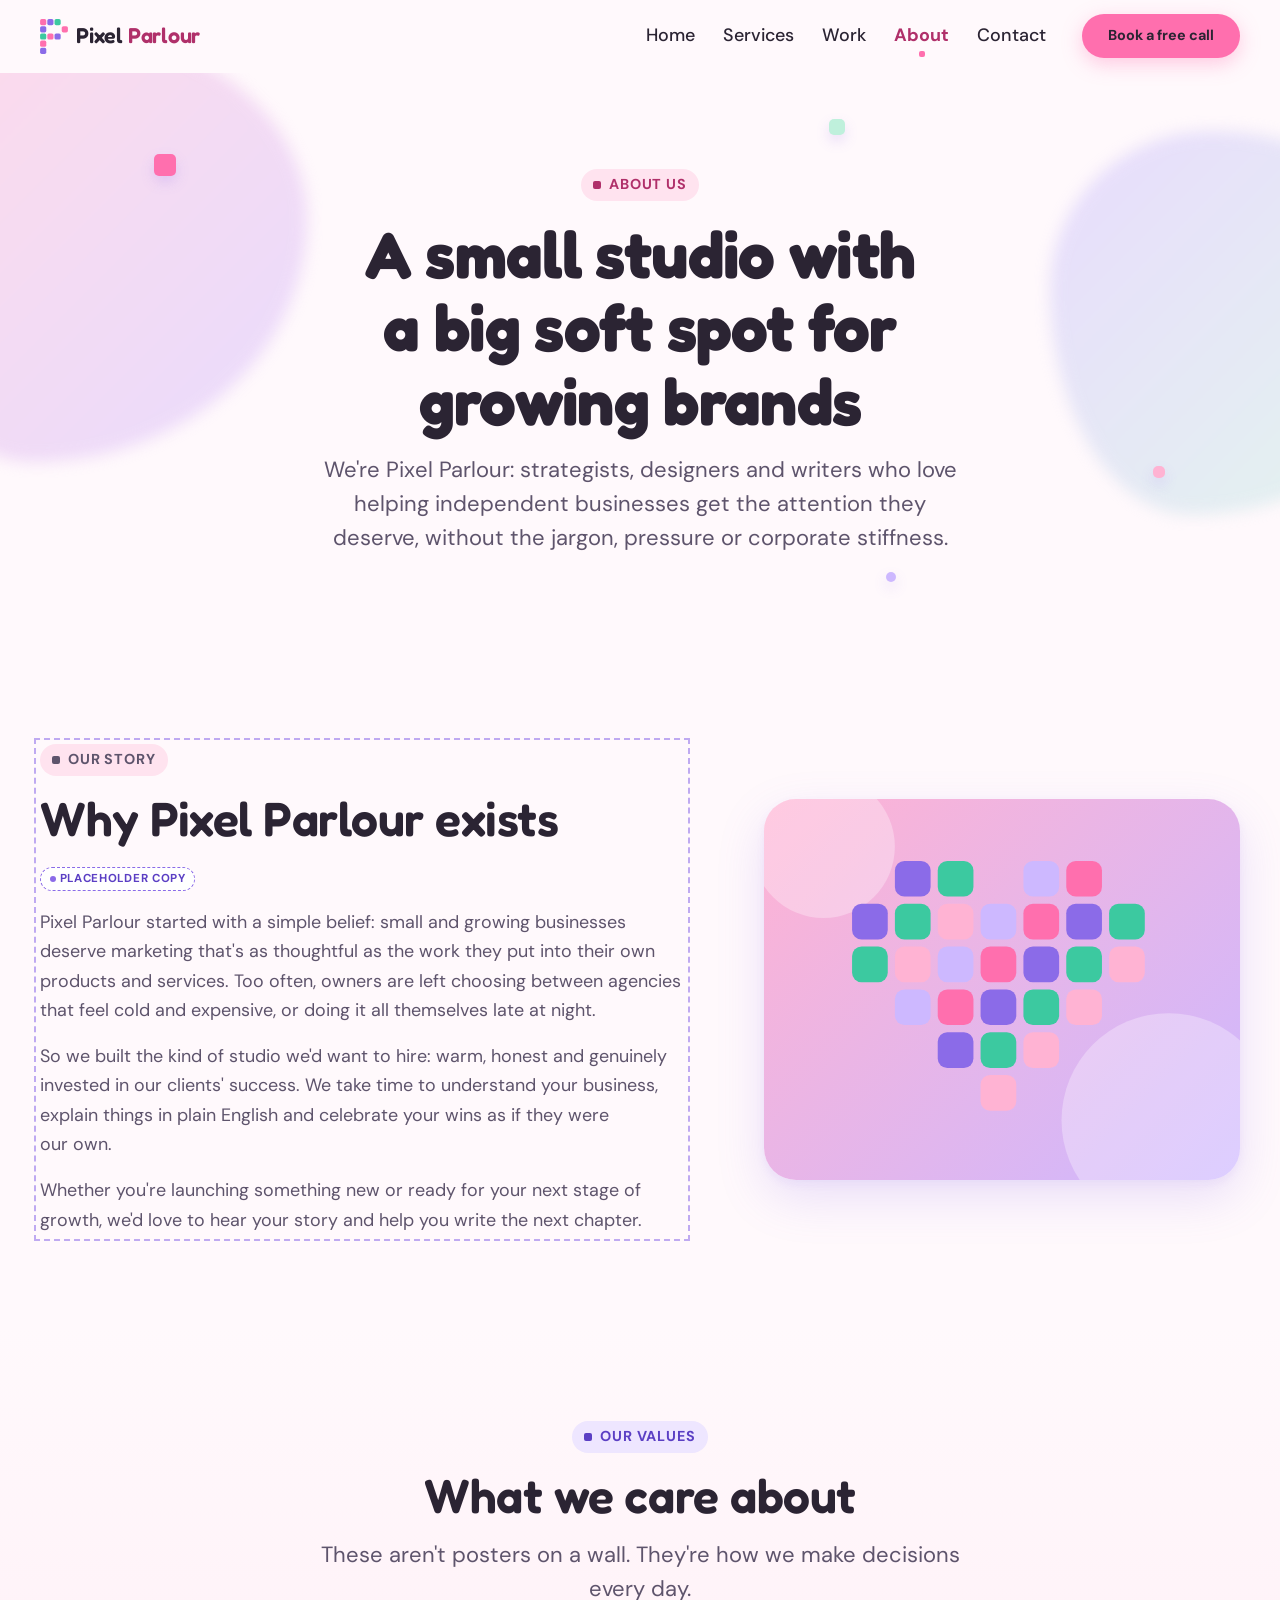
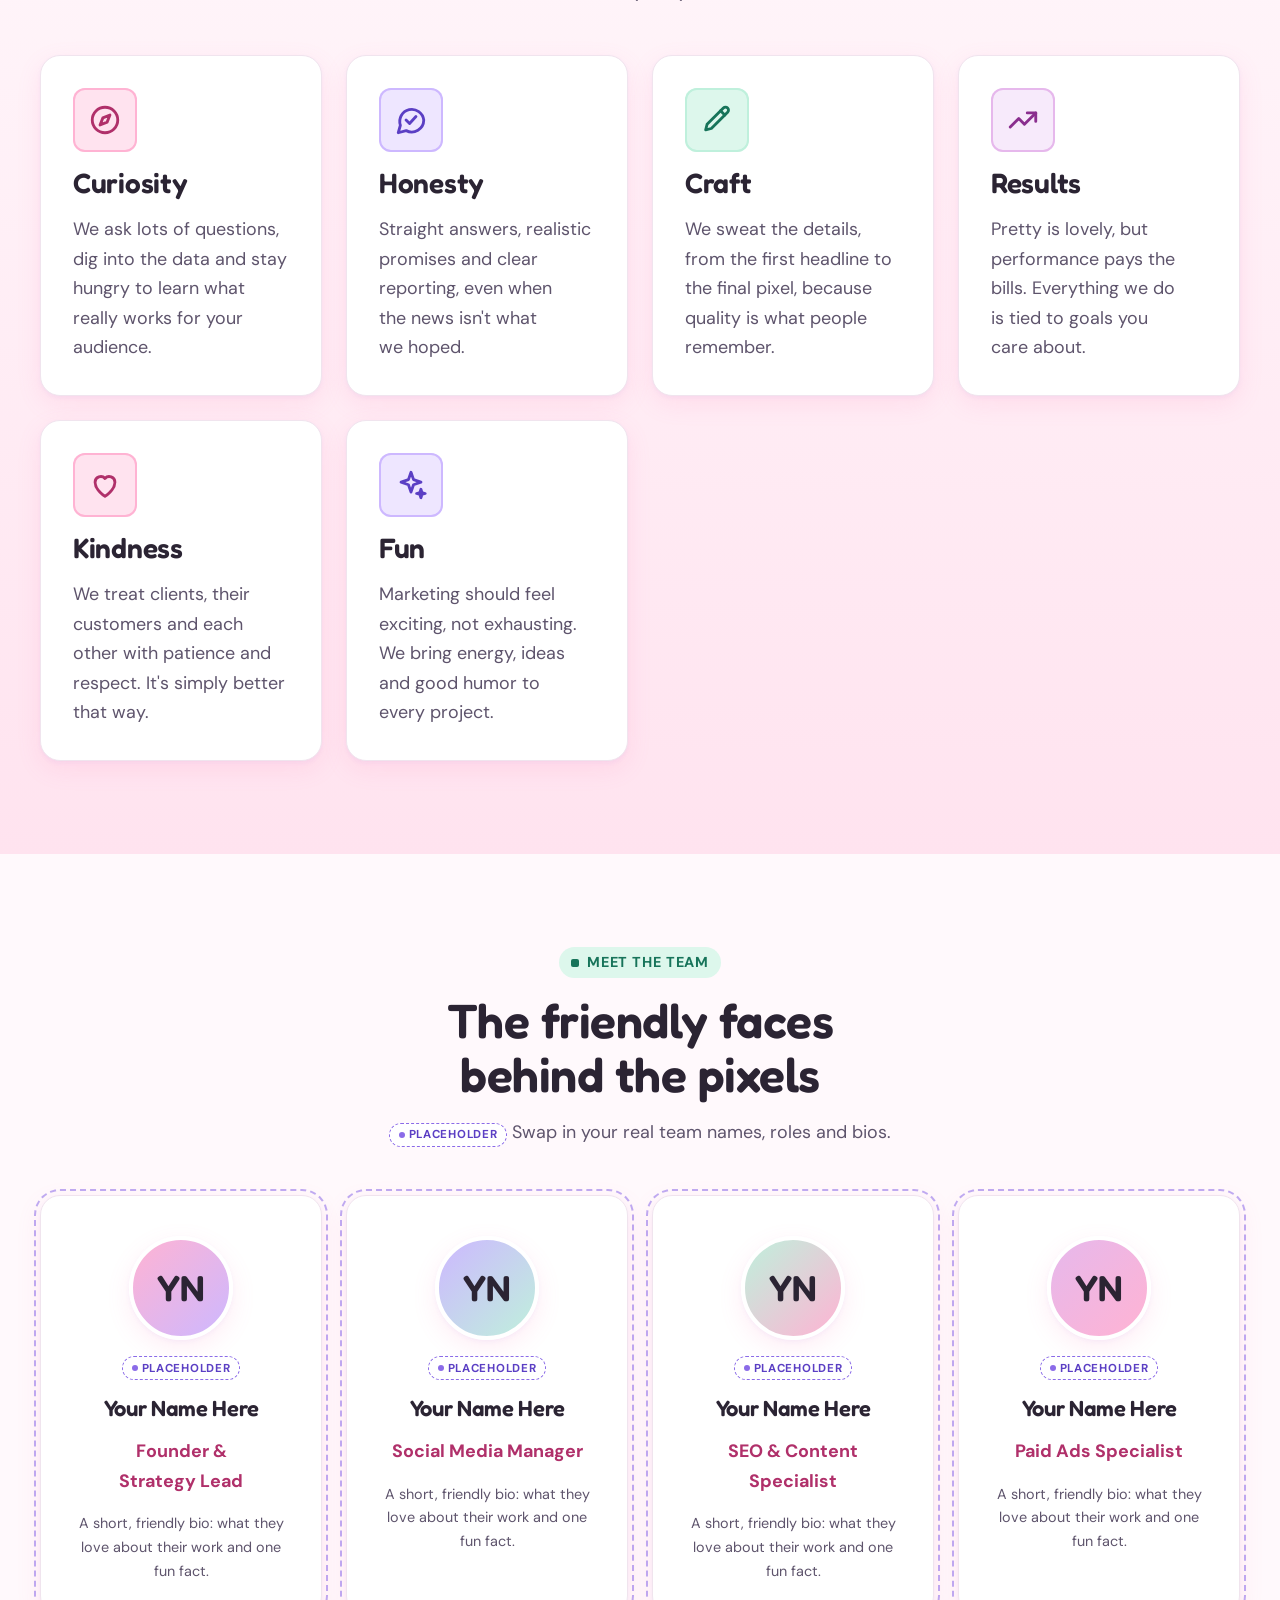
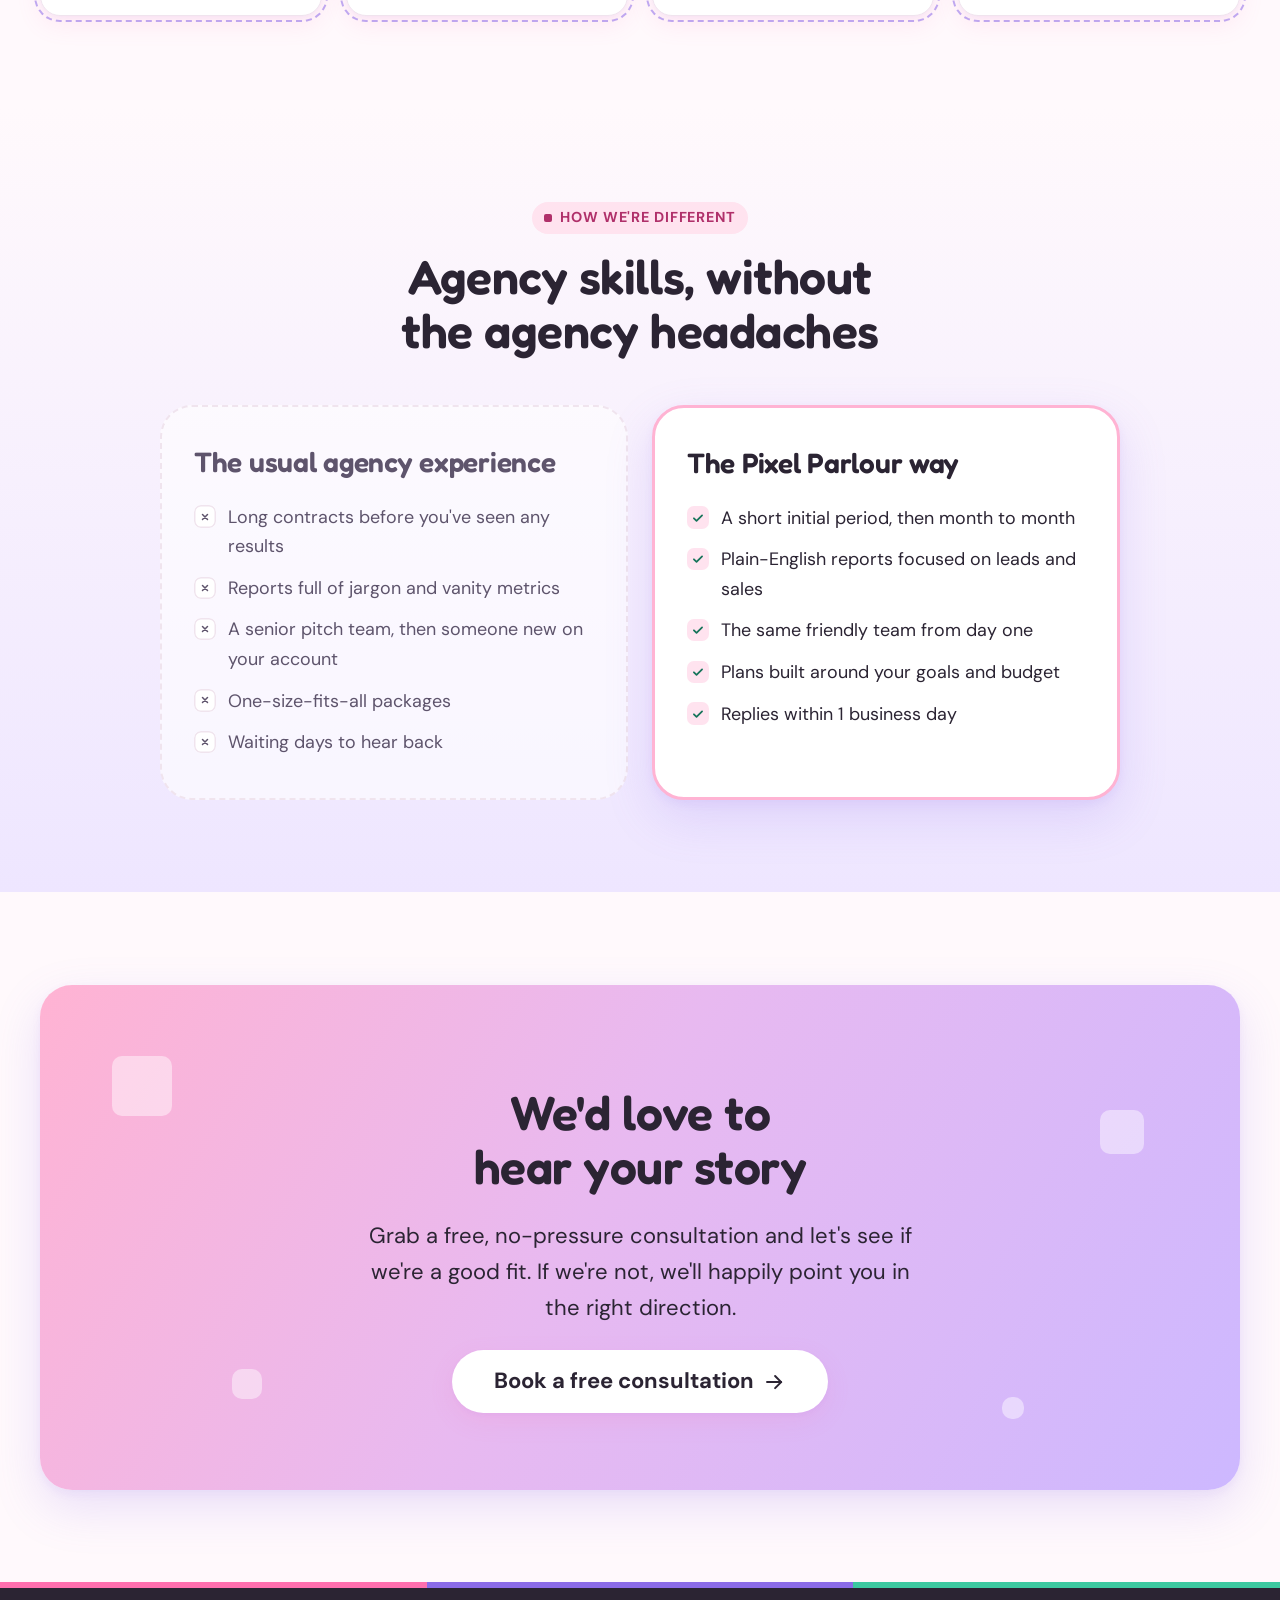
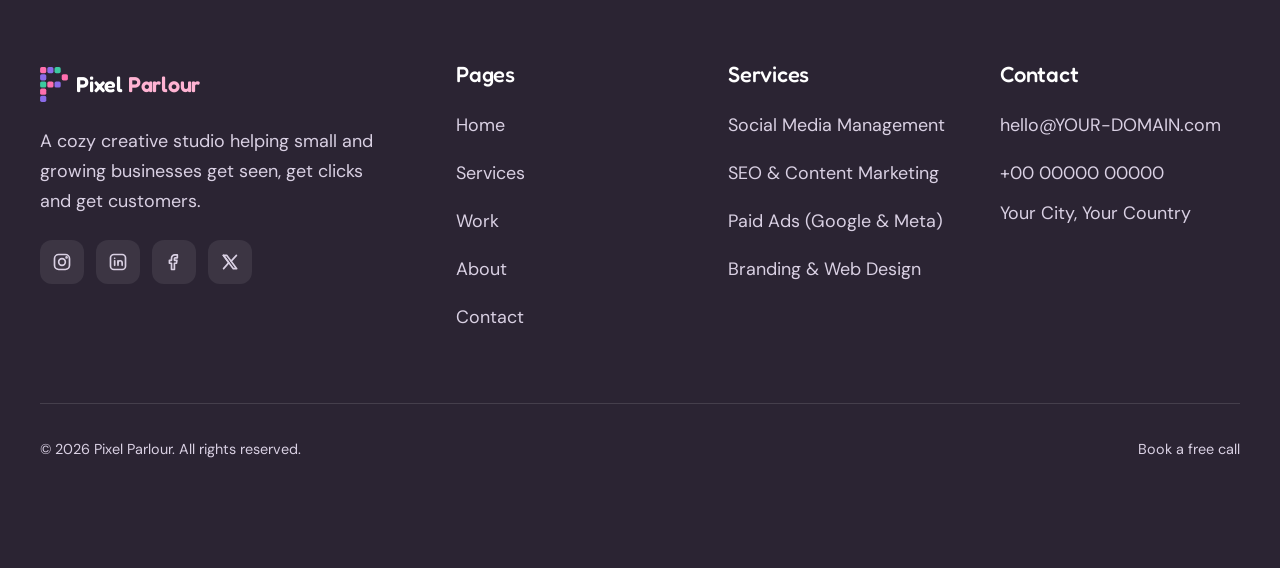
<file: about.html>
<!doctype html>
<html lang="en" class="no-js">
<head>
  <meta charset="utf-8">
  <meta name="viewport" content="width=device-width, initial-scale=1">
  <title>About Us | The Team Behind Pixel Parlour</title>
  <meta name="description" content="Meet Pixel Parlour: a warm, honest digital marketing studio for small and mid-size businesses. Our story, our values and how we&#x27;re different.">
  <!-- SITE URL: canonical, og:url and og:image must be ABSOLUTE URLs on the live site.
       Run `python3 scripts/set-site-url.py https://your-real-url/` once (see README) to update every page. -->
  <link rel="canonical" href="https://pixelparlour.online/about.html">
  <meta name="theme-color" content="#FFF9FC">
  <!-- Icons: .ico for older browsers, SVG for modern ones, PNG for iOS home screens -->
  <link rel="icon" href="assets/img/favicon.ico" sizes="any">
  <link rel="icon" href="assets/img/favicon.svg" type="image/svg+xml">
  <link rel="apple-touch-icon" href="assets/img/apple-touch-icon.png">
  <link rel="manifest" href="site.webmanifest">

  <!-- Open Graph / Twitter. The image path is relative while you build; scripts/set-site-url.py
       rewrites it to an absolute URL, which social platforms require. -->
  <meta property="og:type" content="website">
  <meta property="og:site_name" content="Pixel Parlour">
  <meta property="og:title" content="About Us | The Team Behind Pixel Parlour">
  <meta property="og:description" content="Meet Pixel Parlour: a warm, honest digital marketing studio for small and mid-size businesses. Our story, our values and how we&#x27;re different.">
  <meta property="og:url" content="https://pixelparlour.online/about.html">
  <meta property="og:image" content="https://pixelparlour.online/assets/img/og-image.png">
  <meta property="og:image:width" content="1200">
  <meta property="og:image:height" content="630">
  <meta property="og:image:alt" content="Pixel Parlour logo on a soft pink, lilac and mint background">
  <meta name="twitter:card" content="summary_large_image">
  <meta name="twitter:title" content="About Us | The Team Behind Pixel Parlour">
  <meta name="twitter:description" content="Meet Pixel Parlour: a warm, honest digital marketing studio for small and mid-size businesses. Our story, our values and how we&#x27;re different.">
  <meta name="twitter:image" content="https://pixelparlour.online/assets/img/og-image.png">

  <!-- Swap no-js → js before first paint so reveal animations don't flash. With JS disabled this never
       runs, so <html> keeps "no-js" and all content stays visible. Safety net: if main.js hasn't loaded
       within 3s (blocked/failed), "no-reveal" un-hides any scroll-reveal content. -->
  <script>document.documentElement.className = document.documentElement.className.replace("no-js", "js"); setTimeout(function () { if (!window.PIXEL_PARLOUR_READY) document.documentElement.className += " no-reveal"; }, 3000);</script>

  <!-- Fonts -->
  <link rel="preconnect" href="https://fonts.googleapis.com">
  <link rel="preconnect" href="https://fonts.gstatic.com" crossorigin>
  <link rel="stylesheet" href="https://fonts.googleapis.com/css2?family=DM+Sans:wght@400;500;700&amp;family=Fredoka:wght@500;600;700&amp;display=swap">

  <!-- Styles -->
  <link rel="stylesheet" href="css/tokens.css">
  <link rel="stylesheet" href="css/base.css">
  <link rel="stylesheet" href="css/components.css">
  <link rel="stylesheet" href="css/pages.css">

  <!-- Scripts -->
  <script src="js/config.js" defer></script>
  <script src="js/main.js" defer></script>

  <!--
    OPTIONAL ANALYTICS SLOT: nothing is tracked by default and this site sets no cookies.
    If you add analytics later, paste the snippet here. A privacy-friendly, cookie-free tool
    (e.g. Plausible, Fathom, GoatCounter or Cloudflare Web Analytics) avoids needing a cookie
    banner in most regions. Paste the same snippet into every page's <head>. Example (Plausible):
    <script defer data-domain="YOUR-DOMAIN.com" src="https://plausible.io/js/script.js"></script>
  -->
</head>
<body id="top">
  <a class="skip-link" href="#main">Skip to main content</a>

  <!-- ============================== HEADER ============================== -->
  <header class="site-header">
    <div class="container site-header__inner">
      <a class="logo" href="index.html" aria-label="Pixel Parlour home">
        <svg class="logo__mark" viewBox="0 0 27 34" width="28" height="35" aria-hidden="true" focusable="false">
          <rect x="0" y="0" width="6" height="6" rx="1.6" fill="#FF6FAE"/>
          <rect x="7" y="0" width="6" height="6" rx="1.6" fill="#8B6BE8"/>
          <rect x="14" y="0" width="6" height="6" rx="1.6" fill="#3CC9A0"/>
          <rect x="0" y="7" width="6" height="6" rx="1.6" fill="#8B6BE8"/>
          <rect x="21" y="7" width="6" height="6" rx="1.6" fill="#FF6FAE"/>
          <rect x="0" y="14" width="6" height="6" rx="1.6" fill="#3CC9A0"/>
          <rect x="7" y="14" width="6" height="6" rx="1.6" fill="#FF6FAE"/>
          <rect x="14" y="14" width="6" height="6" rx="1.6" fill="#8B6BE8"/>
          <rect x="0" y="21" width="6" height="6" rx="1.6" fill="#FF6FAE"/>
          <rect x="0" y="28" width="6" height="6" rx="1.6" fill="#8B6BE8"/>
        </svg>
        <span>Pixel <span class="logo__accent">Parlour</span></span>
      </a>

      <button class="nav-toggle" type="button" aria-expanded="false" aria-controls="site-nav" aria-label="Open menu">
        <span class="nav-toggle__bars" aria-hidden="true"><span></span><span></span><span></span></span>
      </button>

      <nav class="site-nav" id="site-nav" aria-label="Main">
        <ul class="site-nav__list" role="list">
          <li><a class="site-nav__link" href="index.html">Home</a></li>
          <li><a class="site-nav__link" href="services.html">Services</a></li>
          <li><a class="site-nav__link" href="work.html">Work</a></li>
          <li><a class="site-nav__link" href="about.html" aria-current="page">About</a></li>
          <li><a class="site-nav__link" href="contact.html">Contact</a></li>
        </ul>
        <a class="btn btn--primary btn--sm" href="contact.html">Book a free call</a>
      </nav>
    </div>
  </header>

  <main id="main" tabindex="-1">

    <!-- ============================== HERO ============================== -->
    <section class="page-hero" aria-labelledby="page-title">
      <div class="hero__blobs" aria-hidden="true">
        <span class="blob blob--1"></span>
        <span class="blob blob--2"></span>
        <span class="pixel pixel--1"></span>
        <span class="pixel pixel--4"></span>
        <span class="pixel pixel--5"></span>
        <span class="pixel pixel--6"></span>
      </div>
      <div class="container page-hero__inner">
        <p class="eyebrow">About us</p>
        <h1 id="page-title">A small studio with a big soft spot for growing brands</h1>
        <p class="text-lead">We're Pixel Parlour: strategists, designers and writers who love helping independent businesses get the attention they deserve, without the jargon, pressure or corporate stiffness.</p>
      </div>
    </section>

    <!-- ============================== OUR STORY (PLACEHOLDER COPY) ============================== -->
    <section class="section" aria-labelledby="story-title">
      <div class="container story">
        <div class="story__content reveal" data-placeholder="true">
          <p class="eyebrow">Our story</p>
          <h2 id="story-title">Why Pixel Parlour exists</h2>
          <p><span class="badge badge--placeholder">Placeholder copy</span></p>
          <!-- PLACEHOLDER: replace with your own story (who you are, why you started, what you care about) -->
          <p>Pixel Parlour started with a simple belief: small and growing businesses deserve marketing that's as thoughtful as the work they put into their own products and services. Too often, owners are left choosing between agencies that feel cold and expensive, or doing it all themselves late at night.</p>
          <p>So we built the kind of studio we'd want to hire: warm, honest and genuinely invested in our clients' success. We take time to understand your business, explain things in plain English and celebrate your wins as if they were our own.</p>
          <p>Whether you're launching something new or ready for your next stage of growth, we'd love to hear your story and help you write the next chapter.</p>
        </div>
        <div class="reveal reveal--d1">
          <div class="art-panel"><svg viewBox="0 0 400 320" preserveAspectRatio="xMidYMid meet" aria-hidden="true" focusable="false"><circle cx="340" cy="270" r="90" fill="#fff" opacity=".3"/><circle cx="50" cy="40" r="60" fill="#fff" opacity=".3"/><rect x="110" y="52" width="30" height="30" rx="8" fill="#8B6BE8"/><rect x="146" y="52" width="30" height="30" rx="8" fill="#3CC9A0"/><rect x="218" y="52" width="30" height="30" rx="8" fill="#CDB8FF"/><rect x="254" y="52" width="30" height="30" rx="8" fill="#FF6FAE"/><rect x="74" y="88" width="30" height="30" rx="8" fill="#8B6BE8"/><rect x="110" y="88" width="30" height="30" rx="8" fill="#3CC9A0"/><rect x="146" y="88" width="30" height="30" rx="8" fill="#FFB3D3"/><rect x="182" y="88" width="30" height="30" rx="8" fill="#CDB8FF"/><rect x="218" y="88" width="30" height="30" rx="8" fill="#FF6FAE"/><rect x="254" y="88" width="30" height="30" rx="8" fill="#8B6BE8"/><rect x="290" y="88" width="30" height="30" rx="8" fill="#3CC9A0"/><rect x="74" y="124" width="30" height="30" rx="8" fill="#3CC9A0"/><rect x="110" y="124" width="30" height="30" rx="8" fill="#FFB3D3"/><rect x="146" y="124" width="30" height="30" rx="8" fill="#CDB8FF"/><rect x="182" y="124" width="30" height="30" rx="8" fill="#FF6FAE"/><rect x="218" y="124" width="30" height="30" rx="8" fill="#8B6BE8"/><rect x="254" y="124" width="30" height="30" rx="8" fill="#3CC9A0"/><rect x="290" y="124" width="30" height="30" rx="8" fill="#FFB3D3"/><rect x="110" y="160" width="30" height="30" rx="8" fill="#CDB8FF"/><rect x="146" y="160" width="30" height="30" rx="8" fill="#FF6FAE"/><rect x="182" y="160" width="30" height="30" rx="8" fill="#8B6BE8"/><rect x="218" y="160" width="30" height="30" rx="8" fill="#3CC9A0"/><rect x="254" y="160" width="30" height="30" rx="8" fill="#FFB3D3"/><rect x="146" y="196" width="30" height="30" rx="8" fill="#8B6BE8"/><rect x="182" y="196" width="30" height="30" rx="8" fill="#3CC9A0"/><rect x="218" y="196" width="30" height="30" rx="8" fill="#FFB3D3"/><rect x="182" y="232" width="30" height="30" rx="8" fill="#FFB3D3"/></svg></div>
        </div>
      </div>
    </section>

    <!-- ============================== VALUES ============================== -->
    <section class="section section--tint" aria-labelledby="values-title">
      <div class="container">
        <div class="section-head section-head--center reveal">
          <p class="eyebrow eyebrow--lilac">Our values</p>
          <h2 id="values-title">What we care about</h2>
          <p class="text-lead">These aren't posters on a wall. They're how we make decisions every day.</p>
        </div>
        <ul class="values-grid" role="list">
          <li class="reveal">
            <article class="card card--pink card--sticker">
              <span class="card__icon" aria-hidden="true"><svg viewBox="0 0 24 24" fill="none" stroke="currentColor" stroke-width="2" stroke-linecap="round" stroke-linejoin="round" aria-hidden="true" focusable="false"><circle cx="12" cy="12" r="9"/><path d="m15.5 8.5-2 5-5 2 2-5z"/></svg></span>
              <h3 class="card__title">Curiosity</h3>
              <p class="card__text">We ask lots of questions, dig into the data and stay hungry to learn what really works for your audience.</p>
            </article>
          </li>
          <li class="reveal reveal--d1">
            <article class="card card--lilac card--sticker">
              <span class="card__icon" aria-hidden="true"><svg viewBox="0 0 24 24" fill="none" stroke="currentColor" stroke-width="2" stroke-linecap="round" stroke-linejoin="round" aria-hidden="true" focusable="false"><path d="M21 12a8.5 8.5 0 0 1-12.4 7.5L3 21l1.5-5.3A8.5 8.5 0 1 1 21 12z"/><path d="m8.5 12 2.5 2.5 4.5-5"/></svg></span>
              <h3 class="card__title">Honesty</h3>
              <p class="card__text">Straight answers, realistic promises and clear reporting, even when the news isn't what we hoped.</p>
            </article>
          </li>
          <li class="reveal reveal--d2">
            <article class="card card--mint card--sticker">
              <span class="card__icon" aria-hidden="true"><svg viewBox="0 0 24 24" fill="none" stroke="currentColor" stroke-width="2" stroke-linecap="round" stroke-linejoin="round" aria-hidden="true" focusable="false"><path d="M16.5 3.5a2.1 2.1 0 0 1 3 3L8 18l-4 1 1-4z"/><path d="m14.5 5.5 3 3"/></svg></span>
              <h3 class="card__title">Craft</h3>
              <p class="card__text">We sweat the details, from the first headline to the final pixel, because quality is what people remember.</p>
            </article>
          </li>
          <li class="reveal">
            <article class="card card--blend card--sticker">
              <span class="card__icon" aria-hidden="true"><svg viewBox="0 0 24 24" fill="none" stroke="currentColor" stroke-width="2" stroke-linecap="round" stroke-linejoin="round" aria-hidden="true" focusable="false"><path d="M3 17l6-6 4 4 8-8"/><path d="M15 7h6v6"/></svg></span>
              <h3 class="card__title">Results</h3>
              <p class="card__text">Pretty is lovely, but performance pays the bills. Everything we do is tied to goals you care about.</p>
            </article>
          </li>
          <li class="reveal reveal--d1">
            <article class="card card--pink card--sticker">
              <span class="card__icon" aria-hidden="true"><svg viewBox="0 0 24 24" fill="none" stroke="currentColor" stroke-width="2" stroke-linecap="round" stroke-linejoin="round" aria-hidden="true" focusable="false"><path d="M12 20s-7-4.4-7-10a4 4 0 0 1 7-2.6A4 4 0 0 1 19 10c0 5.6-7 10-7 10z"/></svg></span>
              <h3 class="card__title">Kindness</h3>
              <p class="card__text">We treat clients, their customers and each other with patience and respect. It's simply better that way.</p>
            </article>
          </li>
          <li class="reveal reveal--d2">
            <article class="card card--lilac card--sticker">
              <span class="card__icon" aria-hidden="true"><svg viewBox="0 0 24 24" fill="none" stroke="currentColor" stroke-width="2" stroke-linecap="round" stroke-linejoin="round" aria-hidden="true" focusable="false"><path d="M12 3l1.8 5.2L19 10l-5.2 1.8L12 17l-1.8-5.2L5 10l5.2-1.8z"/><path d="M19 15l.7 2.3L22 18l-2.3.7L19 21l-.7-2.3L16 18l2.3-.7z"/></svg></span>
              <h3 class="card__title">Fun</h3>
              <p class="card__text">Marketing should feel exciting, not exhausting. We bring energy, ideas and good humor to every project.</p>
            </article>
          </li>
        </ul>
      </div>
    </section>

    <!-- ============================== TEAM (PLACEHOLDERS) ============================== -->
    <section class="section" aria-labelledby="team-title">
      <div class="container">
        <div class="section-head section-head--center reveal">
          <p class="eyebrow eyebrow--mint">Meet the team</p>
          <h2 id="team-title">The friendly faces behind the pixels</h2>
          <p><span class="badge badge--placeholder">Placeholder</span> <span class="text-muted">Swap in your real team names, roles and bios.</span></p>
        </div>
        <ul class="team-grid" role="list">
          <li class="reveal">
            <article class="card team-card" data-placeholder="true">
              <span class="avatar" aria-hidden="true">YN</span>
              <span class="badge badge--placeholder">Placeholder</span>
              <h3 class="team-card__name">Your Name Here</h3>
              <p class="team-card__role">Founder &amp; Strategy Lead</p>
              <p>A short, friendly bio: what they love about their work and one fun fact.</p>
            </article>
          </li>
          <li class="reveal reveal--d1">
            <article class="card team-card" data-placeholder="true">
              <span class="avatar avatar--lilac" aria-hidden="true">YN</span>
              <span class="badge badge--placeholder">Placeholder</span>
              <h3 class="team-card__name">Your Name Here</h3>
              <p class="team-card__role">Social Media Manager</p>
              <p>A short, friendly bio: what they love about their work and one fun fact.</p>
            </article>
          </li>
          <li class="reveal reveal--d2">
            <article class="card team-card" data-placeholder="true">
              <span class="avatar avatar--mint" aria-hidden="true">YN</span>
              <span class="badge badge--placeholder">Placeholder</span>
              <h3 class="team-card__name">Your Name Here</h3>
              <p class="team-card__role">SEO &amp; Content Specialist</p>
              <p>A short, friendly bio: what they love about their work and one fun fact.</p>
            </article>
          </li>
          <li class="reveal reveal--d3">
            <article class="card team-card" data-placeholder="true">
              <span class="avatar avatar--blend" aria-hidden="true">YN</span>
              <span class="badge badge--placeholder">Placeholder</span>
              <h3 class="team-card__name">Your Name Here</h3>
              <p class="team-card__role">Paid Ads Specialist</p>
              <p>A short, friendly bio: what they love about their work and one fun fact.</p>
            </article>
          </li>
        </ul>
      </div>
    </section>

    <!-- ============================== HOW WE'RE DIFFERENT ============================== -->
    <section class="section section--lilac" aria-labelledby="different-title">
      <div class="container">
        <div class="section-head section-head--center reveal">
          <p class="eyebrow">How we're different</p>
          <h2 id="different-title">Agency skills, without the agency headaches</h2>
        </div>
        <div class="compare">
          <div class="compare__col compare__col--them reveal">
            <h3>The usual agency experience</h3>
            <ul class="checklist checklist--cross" role="list">
              <li>Long contracts before you've seen any results</li>
              <li>Reports full of jargon and vanity metrics</li>
              <li>A senior pitch team, then someone new on your account</li>
              <li>One-size-fits-all packages</li>
              <li>Waiting days to hear back</li>
            </ul>
          </div>
          <div class="compare__col compare__col--us reveal reveal--d1">
            <h3>The Pixel Parlour way</h3>
            <ul class="checklist" role="list">
              <li>A short initial period, then month to month</li>
              <li>Plain-English reports focused on leads and sales</li>
              <li>The same friendly team from day one</li>
              <li>Plans built around your goals and budget</li>
              <li>Replies within 1 business day</li>
            </ul>
          </div>
        </div>
      </div>
    </section>

    <!-- ============================== CTA ============================== -->
    <section class="section" aria-labelledby="cta-title">
      <div class="container">
        <div class="cta-banner reveal">
          <span class="cta-banner__deco cta-banner__deco--1" aria-hidden="true"></span>
          <span class="cta-banner__deco cta-banner__deco--2" aria-hidden="true"></span>
          <span class="cta-banner__deco cta-banner__deco--3" aria-hidden="true"></span>
          <span class="cta-banner__deco cta-banner__deco--4" aria-hidden="true"></span>
          <h2 id="cta-title">We'd love to hear your story</h2>
          <p>Grab a free, no-pressure consultation and let's see if we're a good fit. If we're not, we'll happily point you in the right direction.</p>
          <a class="btn btn--primary btn--lg" href="contact.html">Book a free consultation
            <svg viewBox="0 0 24 24" fill="none" stroke="currentColor" stroke-width="2" stroke-linecap="round" stroke-linejoin="round" aria-hidden="true" focusable="false"><path d="M5 12h14"/><path d="m13 6 6 6-6 6"/></svg>
          </a>
        </div>
      </div>
    </section>

  </main>

  <!-- ============================== FOOTER ============================== -->
  <footer class="site-footer">
    <div class="container">
      <div class="site-footer__grid">
        <div class="site-footer__brand">
          <a class="logo" href="index.html" aria-label="Pixel Parlour home">
            <svg class="logo__mark" viewBox="0 0 27 34" width="28" height="35" aria-hidden="true" focusable="false">
              <rect x="0" y="0" width="6" height="6" rx="1.6" fill="#FF6FAE"/>
              <rect x="7" y="0" width="6" height="6" rx="1.6" fill="#8B6BE8"/>
              <rect x="14" y="0" width="6" height="6" rx="1.6" fill="#3CC9A0"/>
              <rect x="0" y="7" width="6" height="6" rx="1.6" fill="#8B6BE8"/>
              <rect x="21" y="7" width="6" height="6" rx="1.6" fill="#FF6FAE"/>
              <rect x="0" y="14" width="6" height="6" rx="1.6" fill="#3CC9A0"/>
              <rect x="7" y="14" width="6" height="6" rx="1.6" fill="#FF6FAE"/>
              <rect x="14" y="14" width="6" height="6" rx="1.6" fill="#8B6BE8"/>
              <rect x="0" y="21" width="6" height="6" rx="1.6" fill="#FF6FAE"/>
              <rect x="0" y="28" width="6" height="6" rx="1.6" fill="#8B6BE8"/>
            </svg>
            <span>Pixel <span class="logo__accent">Parlour</span></span>
          </a>
          <p class="site-footer__tagline">A cozy creative studio helping small and growing businesses get seen, get clicks and get customers.</p>
          <ul class="social" role="list">
            <li>
              <a class="social__link" href="#" data-config="instagram" aria-label="Pixel Parlour on Instagram">
                <svg viewBox="0 0 24 24" fill="none" stroke="currentColor" stroke-width="2" stroke-linecap="round" stroke-linejoin="round" aria-hidden="true" focusable="false"><rect x="3" y="3" width="18" height="18" rx="5"/><circle cx="12" cy="12" r="4"/><circle cx="17.5" cy="6.5" r="0.6" fill="currentColor"/></svg>
              </a>
            </li>
            <li>
              <a class="social__link" href="#" data-config="linkedin" aria-label="Pixel Parlour on LinkedIn">
                <svg viewBox="0 0 24 24" fill="none" stroke="currentColor" stroke-width="2" stroke-linecap="round" stroke-linejoin="round" aria-hidden="true" focusable="false"><rect x="3" y="3" width="18" height="18" rx="4"/><path d="M8 10.5V16"/><path d="M8 7.6v.01"/><path d="M12 16v-5.5"/><path d="M12 13a2.5 2.5 0 0 1 5 0v3"/></svg>
              </a>
            </li>
            <li>
              <a class="social__link" href="#" data-config="facebook" aria-label="Pixel Parlour on Facebook">
                <svg viewBox="0 0 24 24" fill="none" stroke="currentColor" stroke-width="2" stroke-linecap="round" stroke-linejoin="round" aria-hidden="true" focusable="false"><path d="M15 3.5h-2a4 4 0 0 0-4 4V10H6.5v3.5H9V21h3.5v-7.5H15l.5-3.5h-3V8a1 1 0 0 1 1-1H16V3.5z"/></svg>
              </a>
            </li>
            <li>
              <a class="social__link" href="#" data-config="x" aria-label="Pixel Parlour on X">
                <svg viewBox="0 0 24 24" fill="none" stroke="currentColor" stroke-width="2" stroke-linecap="round" stroke-linejoin="round" aria-hidden="true" focusable="false"><path d="M4 4l6.6 8.8L4.3 20"/><path d="M4 4h4l12 16h-4z"/><path d="M19.7 4l-6.3 6.9"/></svg>
              </a>
            </li>
          </ul>
        </div>

        <nav aria-label="Footer pages">
          <h2 class="site-footer__heading">Pages</h2>
          <ul class="site-footer__list" role="list">
            <li><a href="index.html">Home</a></li>
            <li><a href="services.html">Services</a></li>
            <li><a href="work.html">Work</a></li>
            <li><a href="about.html">About</a></li>
            <li><a href="contact.html">Contact</a></li>
          </ul>
        </nav>

        <nav aria-label="Footer services">
          <h2 class="site-footer__heading">Services</h2>
          <ul class="site-footer__list" role="list">
            <li><a href="services.html#social">Social Media Management</a></li>
            <li><a href="services.html#seo">SEO &amp; Content Marketing</a></li>
            <li><a href="services.html#ads">Paid Ads (Google &amp; Meta)</a></li>
            <li><a href="services.html#branding">Branding &amp; Web Design</a></li>
          </ul>
        </nav>

        <div>
          <h2 class="site-footer__heading">Contact</h2>
          <ul class="site-footer__list" role="list">
            <li><a href="mailto:hello@YOUR-DOMAIN.com" data-config="email">hello@YOUR-DOMAIN.com</a></li>
            <li><a href="tel:+000000000000" data-config="phone">+00 00000 00000</a></li>
            <li hidden data-config-show="whatsapp"><a href="#" data-config="whatsapp" data-config-attr="href">Chat on WhatsApp</a></li>
            <li><span data-config="location">Your City, Your Country</span></li>
          </ul>
        </div>
      </div>

      <div class="site-footer__bottom">
        <p>&copy; <span data-year>2026</span> Pixel Parlour. All rights reserved.</p>
        <p><a href="contact.html">Book a free call</a></p>
      </div>
    </div>

    <a class="back-to-top js-only" href="#top" aria-label="Back to top">
      <svg viewBox="0 0 24 24" fill="none" stroke="currentColor" stroke-width="2.5" stroke-linecap="round" stroke-linejoin="round" aria-hidden="true" focusable="false"><path d="M12 19V5"/><path d="m5 12 7-7 7 7"/></svg>
    </a>
  </footer>
</body>
</html>
</file>
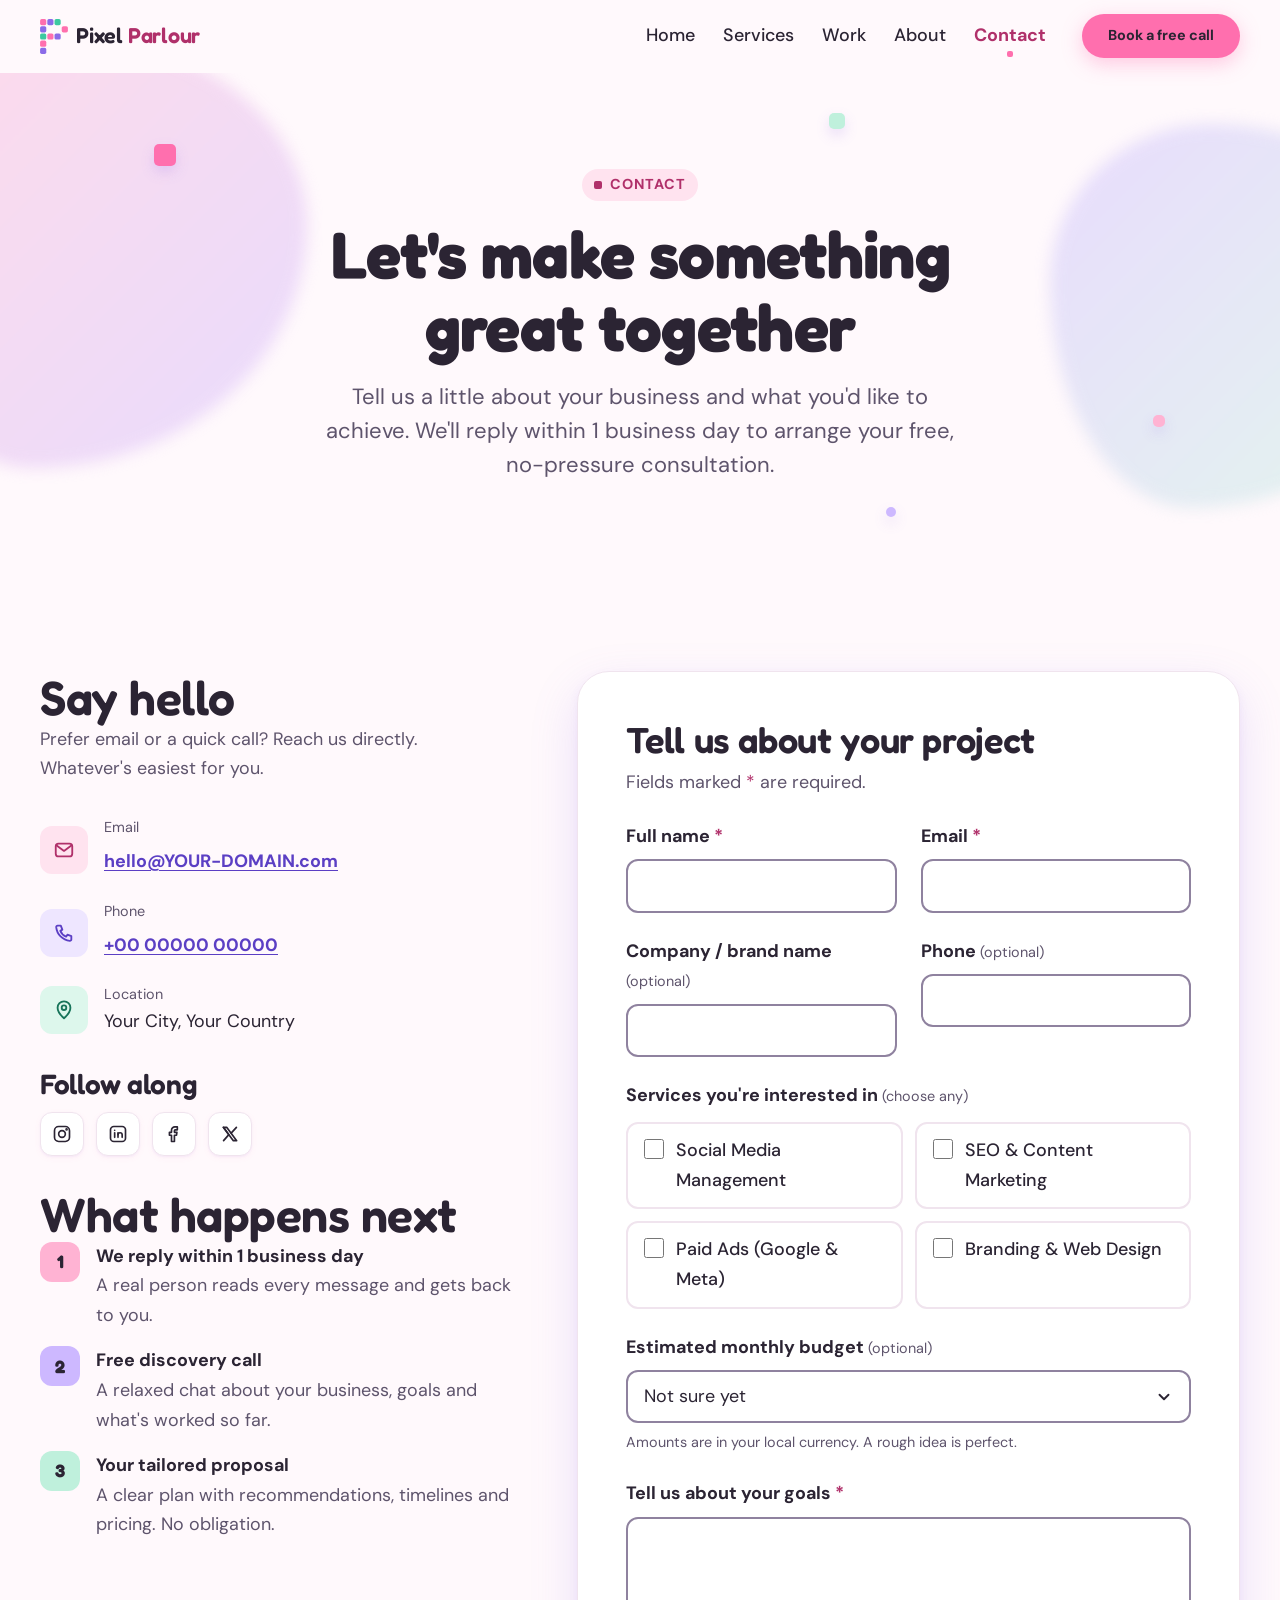
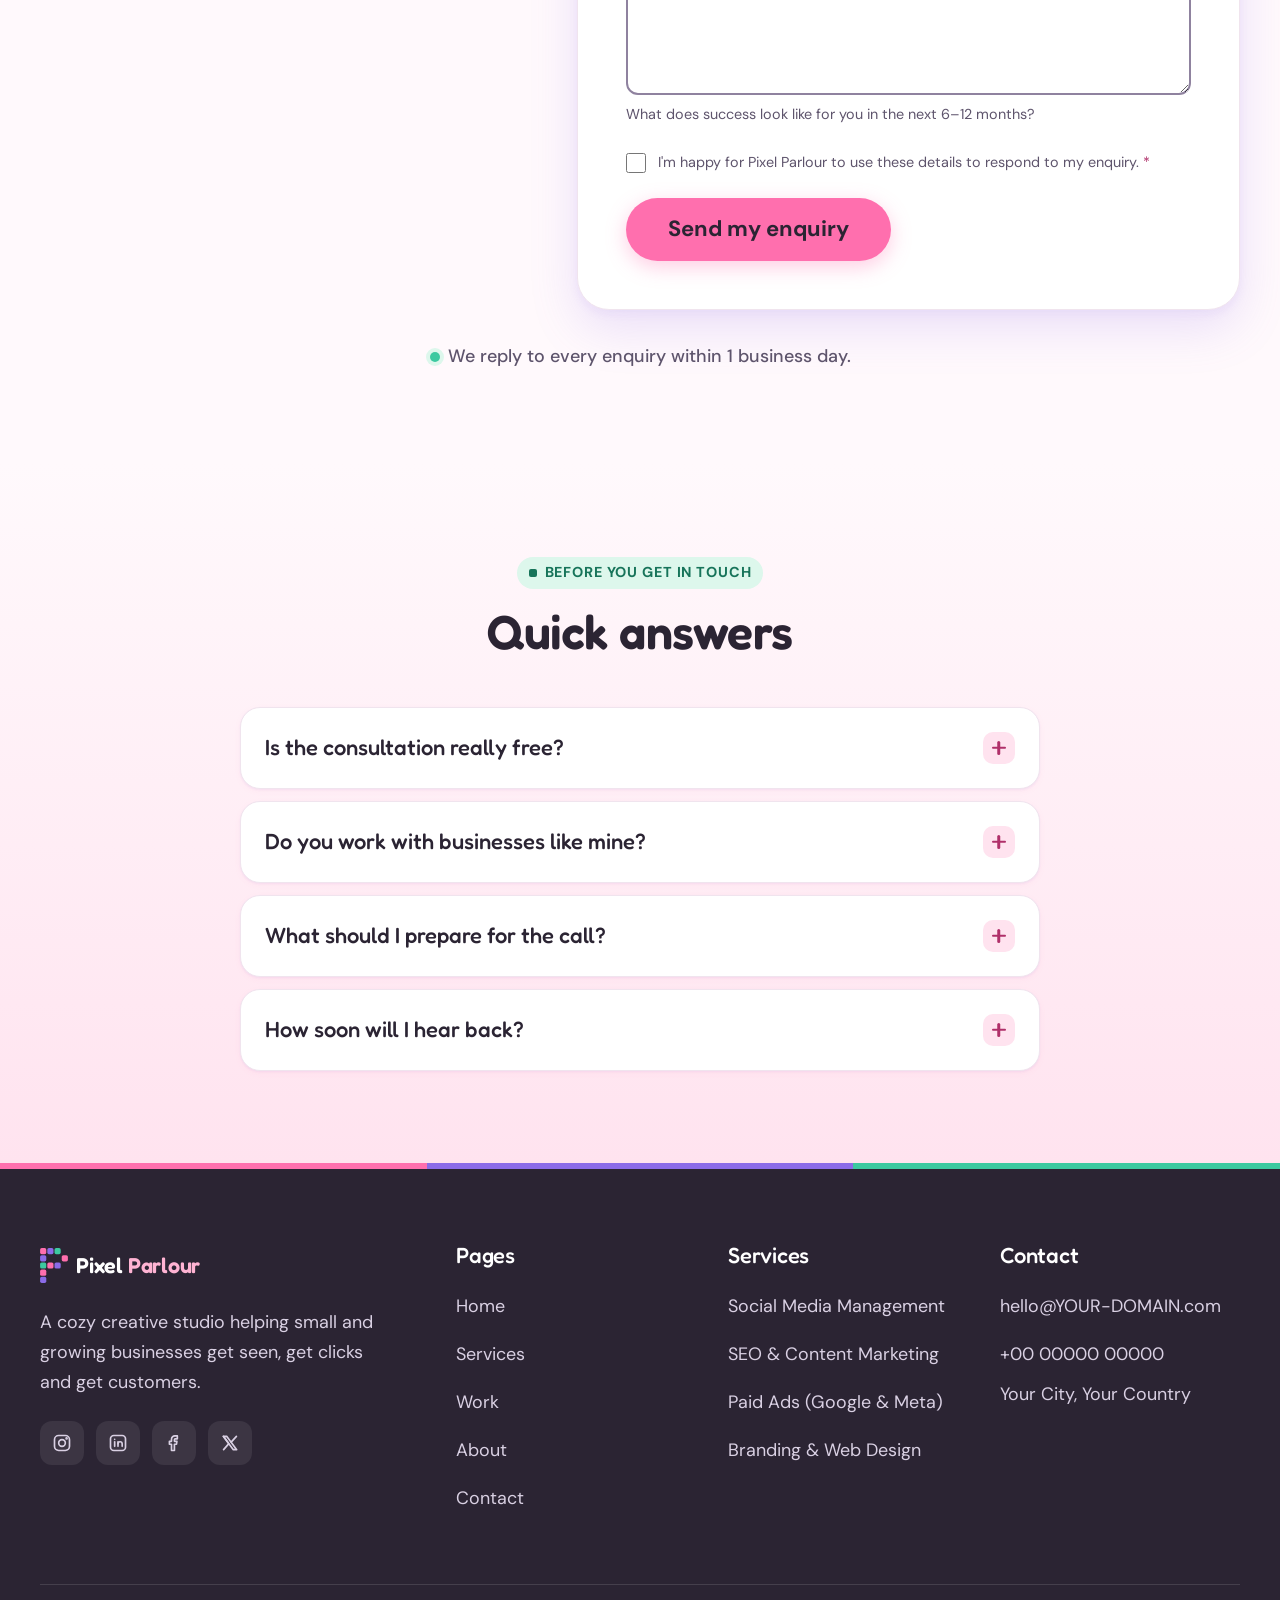
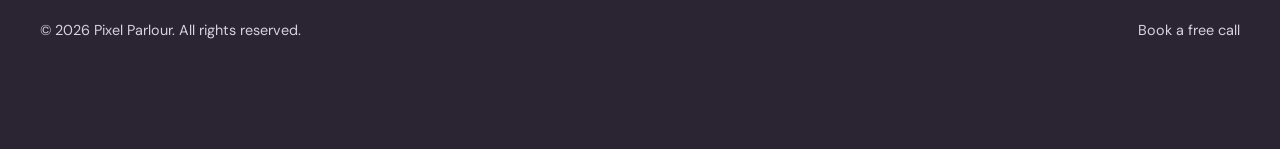
<file: contact.html>
<!doctype html>
<html lang="en" class="no-js">
<head>
  <meta charset="utf-8">
  <meta name="viewport" content="width=device-width, initial-scale=1">
  <title>Contact | Book a Free Consultation | Pixel Parlour</title>
  <meta name="description" content="Book a free, no-pressure consultation with Pixel Parlour. Tell us about your business and goals and we&#x27;ll reply within 1 business day.">
  <!-- SITE URL: canonical, og:url and og:image must be ABSOLUTE URLs on the live site.
       Run `python3 scripts/set-site-url.py https://your-real-url/` once (see README) to update every page. -->
  <link rel="canonical" href="https://pixelparlour.online/contact.html">
  <meta name="theme-color" content="#FFF9FC">
  <!-- Icons: .ico for older browsers, SVG for modern ones, PNG for iOS home screens -->
  <link rel="icon" href="assets/img/favicon.ico" sizes="any">
  <link rel="icon" href="assets/img/favicon.svg" type="image/svg+xml">
  <link rel="apple-touch-icon" href="assets/img/apple-touch-icon.png">
  <link rel="manifest" href="site.webmanifest">

  <!-- Open Graph / Twitter. The image path is relative while you build; scripts/set-site-url.py
       rewrites it to an absolute URL, which social platforms require. -->
  <meta property="og:type" content="website">
  <meta property="og:site_name" content="Pixel Parlour">
  <meta property="og:title" content="Contact | Book a Free Consultation | Pixel Parlour">
  <meta property="og:description" content="Book a free, no-pressure consultation with Pixel Parlour. Tell us about your business and goals and we&#x27;ll reply within 1 business day.">
  <meta property="og:url" content="https://pixelparlour.online/contact.html">
  <meta property="og:image" content="https://pixelparlour.online/assets/img/og-image.png">
  <meta property="og:image:width" content="1200">
  <meta property="og:image:height" content="630">
  <meta property="og:image:alt" content="Pixel Parlour logo on a soft pink, lilac and mint background">
  <meta name="twitter:card" content="summary_large_image">
  <meta name="twitter:title" content="Contact | Book a Free Consultation | Pixel Parlour">
  <meta name="twitter:description" content="Book a free, no-pressure consultation with Pixel Parlour. Tell us about your business and goals and we&#x27;ll reply within 1 business day.">
  <meta name="twitter:image" content="https://pixelparlour.online/assets/img/og-image.png">

  <!-- Swap no-js → js before first paint so reveal animations don't flash. With JS disabled this never
       runs, so <html> keeps "no-js" and all content stays visible. Safety net: if main.js hasn't loaded
       within 3s (blocked/failed), "no-reveal" un-hides any scroll-reveal content. -->
  <script>document.documentElement.className = document.documentElement.className.replace("no-js", "js"); setTimeout(function () { if (!window.PIXEL_PARLOUR_READY) document.documentElement.className += " no-reveal"; }, 3000);</script>

  <!-- Fonts -->
  <link rel="preconnect" href="https://fonts.googleapis.com">
  <link rel="preconnect" href="https://fonts.gstatic.com" crossorigin>
  <link rel="stylesheet" href="https://fonts.googleapis.com/css2?family=DM+Sans:wght@400;500;700&amp;family=Fredoka:wght@500;600;700&amp;display=swap">

  <!-- Styles -->
  <link rel="stylesheet" href="css/tokens.css">
  <link rel="stylesheet" href="css/base.css">
  <link rel="stylesheet" href="css/components.css">
  <link rel="stylesheet" href="css/pages.css">

  <!-- Scripts -->
  <script src="js/config.js" defer></script>
  <script src="js/main.js" defer></script>
  <script src="js/contact.js" defer></script>

  <!--
    OPTIONAL ANALYTICS SLOT: nothing is tracked by default and this site sets no cookies.
    If you add analytics later, paste the snippet here. A privacy-friendly, cookie-free tool
    (e.g. Plausible, Fathom, GoatCounter or Cloudflare Web Analytics) avoids needing a cookie
    banner in most regions. Paste the same snippet into every page's <head>. Example (Plausible):
    <script defer data-domain="YOUR-DOMAIN.com" src="https://plausible.io/js/script.js"></script>
  -->
  <!-- SCHEMA:START -->
  <!-- FAQPage structured data: mirrors the FAQ text on this page. If you edit the questions or
       answers, update this block too (or ask for it to be regenerated). -->
  <script type="application/ld+json">
{
  "@context": "https://schema.org",
  "@type": "FAQPage",
  "mainEntity": [
    {
      "@type": "Question",
      "name": "Is the consultation really free?",
      "acceptedAnswer": {
        "@type": "Answer",
        "text": "Yes, completely. It's a relaxed conversation to understand your business and goals. There's no obligation and no hard sell, and you'll come away with a few useful ideas either way."
      }
    },
    {
      "@type": "Question",
      "name": "Do you work with businesses like mine?",
      "acceptedAnswer": {
        "@type": "Answer",
        "text": "We mainly work with small and mid-size businesses and founders across a range of industries. If you're not sure we're the right fit, just ask. We'll be honest, and if someone else would serve you better, we'll say so."
      }
    },
    {
      "@type": "Question",
      "name": "What should I prepare for the call?",
      "acceptedAnswer": {
        "@type": "Answer",
        "text": "Nothing formal. It helps to have a rough idea of your goals, who your ideal customers are, what you've tried before and a ballpark budget. Links to your website and social profiles are a bonus."
      }
    },
    {
      "@type": "Question",
      "name": "How soon will I hear back?",
      "acceptedAnswer": {
        "@type": "Answer",
        "text": "Within 1 business day. If your enquiry is urgent, mention it in your message or give us a call and we'll do our best to help sooner."
      }
    }
  ]
}
  </script>
  <!-- SCHEMA:END -->
</head>
<body id="top">
  <a class="skip-link" href="#main">Skip to main content</a>

  <!-- ============================== HEADER ============================== -->
  <header class="site-header">
    <div class="container site-header__inner">
      <a class="logo" href="index.html" aria-label="Pixel Parlour home">
        <svg class="logo__mark" viewBox="0 0 27 34" width="28" height="35" aria-hidden="true" focusable="false">
          <rect x="0" y="0" width="6" height="6" rx="1.6" fill="#FF6FAE"/>
          <rect x="7" y="0" width="6" height="6" rx="1.6" fill="#8B6BE8"/>
          <rect x="14" y="0" width="6" height="6" rx="1.6" fill="#3CC9A0"/>
          <rect x="0" y="7" width="6" height="6" rx="1.6" fill="#8B6BE8"/>
          <rect x="21" y="7" width="6" height="6" rx="1.6" fill="#FF6FAE"/>
          <rect x="0" y="14" width="6" height="6" rx="1.6" fill="#3CC9A0"/>
          <rect x="7" y="14" width="6" height="6" rx="1.6" fill="#FF6FAE"/>
          <rect x="14" y="14" width="6" height="6" rx="1.6" fill="#8B6BE8"/>
          <rect x="0" y="21" width="6" height="6" rx="1.6" fill="#FF6FAE"/>
          <rect x="0" y="28" width="6" height="6" rx="1.6" fill="#8B6BE8"/>
        </svg>
        <span>Pixel <span class="logo__accent">Parlour</span></span>
      </a>

      <button class="nav-toggle" type="button" aria-expanded="false" aria-controls="site-nav" aria-label="Open menu">
        <span class="nav-toggle__bars" aria-hidden="true"><span></span><span></span><span></span></span>
      </button>

      <nav class="site-nav" id="site-nav" aria-label="Main">
        <ul class="site-nav__list" role="list">
          <li><a class="site-nav__link" href="index.html">Home</a></li>
          <li><a class="site-nav__link" href="services.html">Services</a></li>
          <li><a class="site-nav__link" href="work.html">Work</a></li>
          <li><a class="site-nav__link" href="about.html">About</a></li>
          <li><a class="site-nav__link" href="contact.html" aria-current="page">Contact</a></li>
        </ul>
        <a class="btn btn--primary btn--sm" href="contact.html">Book a free call</a>
      </nav>
    </div>
  </header>

  <main id="main" tabindex="-1">

    <!-- ============================== HERO ============================== -->
    <section class="page-hero" aria-labelledby="page-title">
      <div class="hero__blobs" aria-hidden="true">
        <span class="blob blob--1"></span>
        <span class="blob blob--2"></span>
        <span class="pixel pixel--1"></span>
        <span class="pixel pixel--4"></span>
        <span class="pixel pixel--5"></span>
        <span class="pixel pixel--6"></span>
      </div>
      <div class="container page-hero__inner">
        <p class="eyebrow">Contact</p>
        <h1 id="page-title">Let's make something great together</h1>
        <p class="text-lead">Tell us a little about your business and what you'd like to achieve. We'll reply within 1 business day to arrange your free, no-pressure consultation.</p>
      </div>
    </section>

    <!-- ============================== CONTACT LAYOUT ============================== -->
    <section class="section" aria-label="Contact details and enquiry form">
      <div class="container contact-layout">

        <!-- LEFT: details -->
        <aside class="contact-aside" aria-labelledby="details-title">
          <div>
            <h2 id="details-title">Say hello</h2>
            <p class="text-muted">Prefer email or a quick call? Reach us directly. Whatever's easiest for you.</p>
          </div>

          <ul class="contact-list" role="list">
            <li>
              <span class="contact-list__icon" aria-hidden="true"><svg viewBox="0 0 24 24" fill="none" stroke="currentColor" stroke-width="2" stroke-linecap="round" stroke-linejoin="round" aria-hidden="true" focusable="false"><rect x="3" y="5" width="18" height="14" rx="3"/><path d="m4 7 8 6 8-6"/></svg></span>
              <span><span class="contact-list__label">Email</span><a href="mailto:hello@YOUR-DOMAIN.com" data-config="email">hello@YOUR-DOMAIN.com</a></span>
            </li>
            <li>
              <span class="contact-list__icon" aria-hidden="true"><svg viewBox="0 0 24 24" fill="none" stroke="currentColor" stroke-width="2" stroke-linecap="round" stroke-linejoin="round" aria-hidden="true" focusable="false"><path d="M5 4h3.5l1.7 4.3-2.2 1.4a11 11 0 0 0 6.3 6.3l1.4-2.2L20 15.5V19a1.5 1.5 0 0 1-1.6 1.5A16.5 16.5 0 0 1 3.5 5.6 1.5 1.5 0 0 1 5 4z"/></svg></span>
              <span><span class="contact-list__label">Phone</span><a href="tel:+000000000000" data-config="phone">+00 00000 00000</a></span>
            </li>
            <li>
              <span class="contact-list__icon" aria-hidden="true"><svg viewBox="0 0 24 24" fill="none" stroke="currentColor" stroke-width="2" stroke-linecap="round" stroke-linejoin="round" aria-hidden="true" focusable="false"><path d="M12 21s-7-6.1-7-11.5a7 7 0 0 1 14 0C19 14.9 12 21 12 21z"/><circle cx="12" cy="9.5" r="2.5"/></svg></span>
              <span><span class="contact-list__label">Location</span><span data-config="location">Your City, Your Country</span></span>
            </li>
            <li hidden data-config-show="whatsapp">
              <span class="contact-list__icon" aria-hidden="true"><svg viewBox="0 0 24 24" fill="none" stroke="currentColor" stroke-width="2" stroke-linecap="round" stroke-linejoin="round" aria-hidden="true" focusable="false"><path d="M21 12a8.5 8.5 0 0 1-12.4 7.5L3 21l1.5-5.3A8.5 8.5 0 1 1 21 12z"/></svg></span>
              <span><span class="contact-list__label">WhatsApp</span><a href="#" data-config="whatsapp" data-config-attr="href">Chat with us on WhatsApp</a></span>
            </li>
          </ul>

          <div>
            <h3>Follow along</h3>
            <ul class="social social--light" role="list">
            <li>
              <a class="social__link" href="#" data-config="instagram" aria-label="Pixel Parlour on Instagram">
                <svg viewBox="0 0 24 24" fill="none" stroke="currentColor" stroke-width="2" stroke-linecap="round" stroke-linejoin="round" aria-hidden="true" focusable="false"><rect x="3" y="3" width="18" height="18" rx="5"/><circle cx="12" cy="12" r="4"/><circle cx="17.5" cy="6.5" r="0.6" fill="currentColor"/></svg>
              </a>
            </li>
            <li>
              <a class="social__link" href="#" data-config="linkedin" aria-label="Pixel Parlour on LinkedIn">
                <svg viewBox="0 0 24 24" fill="none" stroke="currentColor" stroke-width="2" stroke-linecap="round" stroke-linejoin="round" aria-hidden="true" focusable="false"><rect x="3" y="3" width="18" height="18" rx="4"/><path d="M8 10.5V16"/><path d="M8 7.6v.01"/><path d="M12 16v-5.5"/><path d="M12 13a2.5 2.5 0 0 1 5 0v3"/></svg>
              </a>
            </li>
            <li>
              <a class="social__link" href="#" data-config="facebook" aria-label="Pixel Parlour on Facebook">
                <svg viewBox="0 0 24 24" fill="none" stroke="currentColor" stroke-width="2" stroke-linecap="round" stroke-linejoin="round" aria-hidden="true" focusable="false"><path d="M15 3.5h-2a4 4 0 0 0-4 4V10H6.5v3.5H9V21h3.5v-7.5H15l.5-3.5h-3V8a1 1 0 0 1 1-1H16V3.5z"/></svg>
              </a>
            </li>
            <li>
              <a class="social__link" href="#" data-config="x" aria-label="Pixel Parlour on X">
                <svg viewBox="0 0 24 24" fill="none" stroke="currentColor" stroke-width="2" stroke-linecap="round" stroke-linejoin="round" aria-hidden="true" focusable="false"><path d="M4 4l6.6 8.8L4.3 20"/><path d="M4 4h4l12 16h-4z"/><path d="M19.7 4l-6.3 6.9"/></svg>
              </a>
            </li>
          </ul>
          </div>

          <div>
            <h2>What happens next</h2>
            <ol class="next-steps" role="list">
              <li><strong>We reply within 1 business day</strong><span>A real person reads every message and gets back to you.</span></li>
              <li><strong>Free discovery call</strong><span>A relaxed chat about your business, goals and what's worked so far.</span></li>
              <li><strong>Your tailored proposal</strong><span>A clear plan with recommendations, timelines and pricing. No obligation.</span></li>
            </ol>
          </div>
        </aside>

        <!-- RIGHT: form -->
        <div class="panel">
          <!--
            FORM NOTES
            - action is replaced by js/config.js → formspreeEndpoint (via main.js + contact.js).
            - Without JavaScript the form still POSTs to this action. Replace YOUR_FORM_ID here too
              so it works for no-JS visitors.
          -->
          <form class="form" id="contact-form" action="https://formspree.io/f/YOUR_FORM_ID" method="POST" data-contact-form data-config="formspreeEndpoint">
            <div>
              <h2 class="panel__title">Tell us about your project</h2>
              <p class="panel__intro">Fields marked <span class="field__req" aria-hidden="true">*</span><span class="visually-hidden">with an asterisk</span> are required.</p>
            </div>

            <div class="alert alert--error" role="alert" data-form-summary></div>

            <div class="form__row form__row--2">
              <div class="field">
                <label class="field__label" for="name">Full name <span class="field__req" aria-hidden="true">*</span></label>
                <input class="field__input" type="text" id="name" name="name" autocomplete="name" required aria-describedby="name-error">
                <p class="field__error" id="name-error"></p>
              </div>
              <div class="field">
                <label class="field__label" for="email">Email <span class="field__req" aria-hidden="true">*</span></label>
                <input class="field__input" type="email" id="email" name="email" autocomplete="email" inputmode="email" required aria-describedby="email-error">
                <p class="field__error" id="email-error"></p>
              </div>
            </div>

            <div class="form__row form__row--2">
              <div class="field">
                <label class="field__label" for="company">Company / brand name <span class="field__optional">(optional)</span></label>
                <input class="field__input" type="text" id="company" name="company" autocomplete="organization">
              </div>
              <div class="field">
                <label class="field__label" for="phone">Phone <span class="field__optional">(optional)</span></label>
                <input class="field__input" type="tel" id="phone" name="phone" autocomplete="tel" aria-describedby="phone-error">
                <p class="field__error" id="phone-error"></p>
              </div>
            </div>

            <fieldset class="fieldset">
              <legend>Services you're interested in <span class="field__optional">(choose any)</span></legend>
              <div class="checkbox-grid">
                <label class="check-tile"><input type="checkbox" name="services" value="Social Media Management"> Social Media Management</label>
                <label class="check-tile"><input type="checkbox" name="services" value="SEO &amp; Content Marketing"> SEO &amp; Content Marketing</label>
                <label class="check-tile"><input type="checkbox" name="services" value="Paid Ads (Google &amp; Meta)"> Paid Ads (Google &amp; Meta)</label>
                <label class="check-tile"><input type="checkbox" name="services" value="Branding &amp; Web Design"> Branding &amp; Web Design</label>
              </div>
            </fieldset>

            <div class="field">
              <label class="field__label" for="budget">Estimated monthly budget <span class="field__optional">(optional)</span></label>
              <!-- Currency-neutral ranges: adapt the numbers (and add a currency symbol) to suit your market -->
              <select class="field__input" id="budget" name="budget" aria-describedby="budget-hint">
                <option value="Not sure yet">Not sure yet</option>
                <option value="Under 500">Under 500</option>
                <option value="500-1,000">500 – 1,000</option>
                <option value="1,000-3,000">1,000 – 3,000</option>
                <option value="3,000-5,000">3,000 – 5,000</option>
                <option value="5,000+">5,000+</option>
              </select>
              <p class="field__hint" id="budget-hint">Amounts are in your local currency. A rough idea is perfect.</p>
            </div>

            <div class="field">
              <label class="field__label" for="message">Tell us about your goals <span class="field__req" aria-hidden="true">*</span></label>
              <textarea class="field__input" id="message" name="message" rows="6" required aria-describedby="message-hint message-error"></textarea>
              <p class="field__hint" id="message-hint">What does success look like for you in the next 6–12 months?</p>
              <p class="field__error" id="message-error"></p>
            </div>

            <div class="field">
              <label class="checkbox" for="consent">
                <input type="checkbox" id="consent" name="consent" value="yes" required aria-describedby="consent-error">
                <span>I'm happy for Pixel Parlour to use these details to respond to my enquiry. <span class="field__req" aria-hidden="true">*</span></span>
              </label>
              <p class="field__error" id="consent-error"></p>
            </div>

            <!-- Formspree extras: email subject + spam honeypot (hidden from people) -->
            <input type="hidden" name="_subject" value="New enquiry from Pixel Parlour website">
            <div class="form__hp" aria-hidden="true">
              <label for="gotcha">Leave this field empty</label>
              <input type="text" id="gotcha" name="_gotcha" tabindex="-1" autocomplete="off">
            </div>

            <div class="alert" role="status" aria-live="polite" data-form-status></div>

            <button class="btn btn--primary btn--lg" type="submit">
              <span data-submit-label>Send my enquiry</span>
            </button>
          </form>

          <!-- Success state (shown by js/contact.js) -->
          <div class="thank-you" data-form-success hidden>
            <span class="thank-you__icon" aria-hidden="true">
              <svg viewBox="0 0 24 24" fill="none" stroke="currentColor" stroke-width="2.5" stroke-linecap="round" stroke-linejoin="round" focusable="false"><path d="m5 12.5 4.5 4.5L19 7.5"/></svg>
            </span>
            <h2 tabindex="-1">Thank you! Your message is on its way.</h2>
            <p class="text-muted">We'll get back to you within 1 business day to set up your free discovery call. Keep an eye on your inbox (and maybe your spam folder, just in case).</p>
            <p><a class="btn btn--secondary" href="index.html">Back to home</a></p>
          </div>
        </div>
      </div>
      <p class="container response-note">We reply to every enquiry within 1 business day.</p>
    </section>

    <!-- ============================== FAQ STRIP ============================== -->
    <section class="section section--tint" aria-labelledby="faq-title">
      <div class="container">
        <div class="section-head section-head--center reveal">
          <p class="eyebrow eyebrow--mint">Before you get in touch</p>
          <h2 id="faq-title">Quick answers</h2>
        </div>
        <div class="accordion reveal">
          <details class="accordion__item">
            <summary class="accordion__summary">
              Is the consultation really free?
              <span class="accordion__icon" aria-hidden="true"></span>
            </summary>
            <div class="accordion__content">
              <p>Yes, completely. It's a relaxed conversation to understand your business and goals. There's no obligation and no hard sell, and you'll come away with a few useful ideas either way.</p>
            </div>
          </details>
          <details class="accordion__item">
            <summary class="accordion__summary">
              Do you work with businesses like mine?
              <span class="accordion__icon" aria-hidden="true"></span>
            </summary>
            <div class="accordion__content">
              <p>We mainly work with small and mid-size businesses and founders across a range of industries. If you're not sure we're the right fit, just ask. We'll be honest, and if someone else would serve you better, we'll say so.</p>
            </div>
          </details>
          <details class="accordion__item">
            <summary class="accordion__summary">
              What should I prepare for the call?
              <span class="accordion__icon" aria-hidden="true"></span>
            </summary>
            <div class="accordion__content">
              <p>Nothing formal. It helps to have a rough idea of your goals, who your ideal customers are, what you've tried before and a ballpark budget. Links to your website and social profiles are a bonus.</p>
            </div>
          </details>
          <details class="accordion__item">
            <summary class="accordion__summary">
              How soon will I hear back?
              <span class="accordion__icon" aria-hidden="true"></span>
            </summary>
            <div class="accordion__content">
              <p>Within 1 business day. If your enquiry is urgent, mention it in your message or give us a call and we'll do our best to help sooner.</p>
            </div>
          </details>
        </div>
      </div>
    </section>

  </main>

  <!-- ============================== FOOTER ============================== -->
  <footer class="site-footer">
    <div class="container">
      <div class="site-footer__grid">
        <div class="site-footer__brand">
          <a class="logo" href="index.html" aria-label="Pixel Parlour home">
            <svg class="logo__mark" viewBox="0 0 27 34" width="28" height="35" aria-hidden="true" focusable="false">
              <rect x="0" y="0" width="6" height="6" rx="1.6" fill="#FF6FAE"/>
              <rect x="7" y="0" width="6" height="6" rx="1.6" fill="#8B6BE8"/>
              <rect x="14" y="0" width="6" height="6" rx="1.6" fill="#3CC9A0"/>
              <rect x="0" y="7" width="6" height="6" rx="1.6" fill="#8B6BE8"/>
              <rect x="21" y="7" width="6" height="6" rx="1.6" fill="#FF6FAE"/>
              <rect x="0" y="14" width="6" height="6" rx="1.6" fill="#3CC9A0"/>
              <rect x="7" y="14" width="6" height="6" rx="1.6" fill="#FF6FAE"/>
              <rect x="14" y="14" width="6" height="6" rx="1.6" fill="#8B6BE8"/>
              <rect x="0" y="21" width="6" height="6" rx="1.6" fill="#FF6FAE"/>
              <rect x="0" y="28" width="6" height="6" rx="1.6" fill="#8B6BE8"/>
            </svg>
            <span>Pixel <span class="logo__accent">Parlour</span></span>
          </a>
          <p class="site-footer__tagline">A cozy creative studio helping small and growing businesses get seen, get clicks and get customers.</p>
          <ul class="social" role="list">
            <li>
              <a class="social__link" href="#" data-config="instagram" aria-label="Pixel Parlour on Instagram">
                <svg viewBox="0 0 24 24" fill="none" stroke="currentColor" stroke-width="2" stroke-linecap="round" stroke-linejoin="round" aria-hidden="true" focusable="false"><rect x="3" y="3" width="18" height="18" rx="5"/><circle cx="12" cy="12" r="4"/><circle cx="17.5" cy="6.5" r="0.6" fill="currentColor"/></svg>
              </a>
            </li>
            <li>
              <a class="social__link" href="#" data-config="linkedin" aria-label="Pixel Parlour on LinkedIn">
                <svg viewBox="0 0 24 24" fill="none" stroke="currentColor" stroke-width="2" stroke-linecap="round" stroke-linejoin="round" aria-hidden="true" focusable="false"><rect x="3" y="3" width="18" height="18" rx="4"/><path d="M8 10.5V16"/><path d="M8 7.6v.01"/><path d="M12 16v-5.5"/><path d="M12 13a2.5 2.5 0 0 1 5 0v3"/></svg>
              </a>
            </li>
            <li>
              <a class="social__link" href="#" data-config="facebook" aria-label="Pixel Parlour on Facebook">
                <svg viewBox="0 0 24 24" fill="none" stroke="currentColor" stroke-width="2" stroke-linecap="round" stroke-linejoin="round" aria-hidden="true" focusable="false"><path d="M15 3.5h-2a4 4 0 0 0-4 4V10H6.5v3.5H9V21h3.5v-7.5H15l.5-3.5h-3V8a1 1 0 0 1 1-1H16V3.5z"/></svg>
              </a>
            </li>
            <li>
              <a class="social__link" href="#" data-config="x" aria-label="Pixel Parlour on X">
                <svg viewBox="0 0 24 24" fill="none" stroke="currentColor" stroke-width="2" stroke-linecap="round" stroke-linejoin="round" aria-hidden="true" focusable="false"><path d="M4 4l6.6 8.8L4.3 20"/><path d="M4 4h4l12 16h-4z"/><path d="M19.7 4l-6.3 6.9"/></svg>
              </a>
            </li>
          </ul>
        </div>

        <nav aria-label="Footer pages">
          <h2 class="site-footer__heading">Pages</h2>
          <ul class="site-footer__list" role="list">
            <li><a href="index.html">Home</a></li>
            <li><a href="services.html">Services</a></li>
            <li><a href="work.html">Work</a></li>
            <li><a href="about.html">About</a></li>
            <li><a href="contact.html">Contact</a></li>
          </ul>
        </nav>

        <nav aria-label="Footer services">
          <h2 class="site-footer__heading">Services</h2>
          <ul class="site-footer__list" role="list">
            <li><a href="services.html#social">Social Media Management</a></li>
            <li><a href="services.html#seo">SEO &amp; Content Marketing</a></li>
            <li><a href="services.html#ads">Paid Ads (Google &amp; Meta)</a></li>
            <li><a href="services.html#branding">Branding &amp; Web Design</a></li>
          </ul>
        </nav>

        <div>
          <h2 class="site-footer__heading">Contact</h2>
          <ul class="site-footer__list" role="list">
            <li><a href="mailto:hello@YOUR-DOMAIN.com" data-config="email">hello@YOUR-DOMAIN.com</a></li>
            <li><a href="tel:+000000000000" data-config="phone">+00 00000 00000</a></li>
            <li hidden data-config-show="whatsapp"><a href="#" data-config="whatsapp" data-config-attr="href">Chat on WhatsApp</a></li>
            <li><span data-config="location">Your City, Your Country</span></li>
          </ul>
        </div>
      </div>

      <div class="site-footer__bottom">
        <p>&copy; <span data-year>2026</span> Pixel Parlour. All rights reserved.</p>
        <p><a href="contact.html">Book a free call</a></p>
      </div>
    </div>

    <a class="back-to-top js-only" href="#top" aria-label="Back to top">
      <svg viewBox="0 0 24 24" fill="none" stroke="currentColor" stroke-width="2.5" stroke-linecap="round" stroke-linejoin="round" aria-hidden="true" focusable="false"><path d="M12 19V5"/><path d="m5 12 7-7 7 7"/></svg>
    </a>
  </footer>
</body>
</html>
</file>
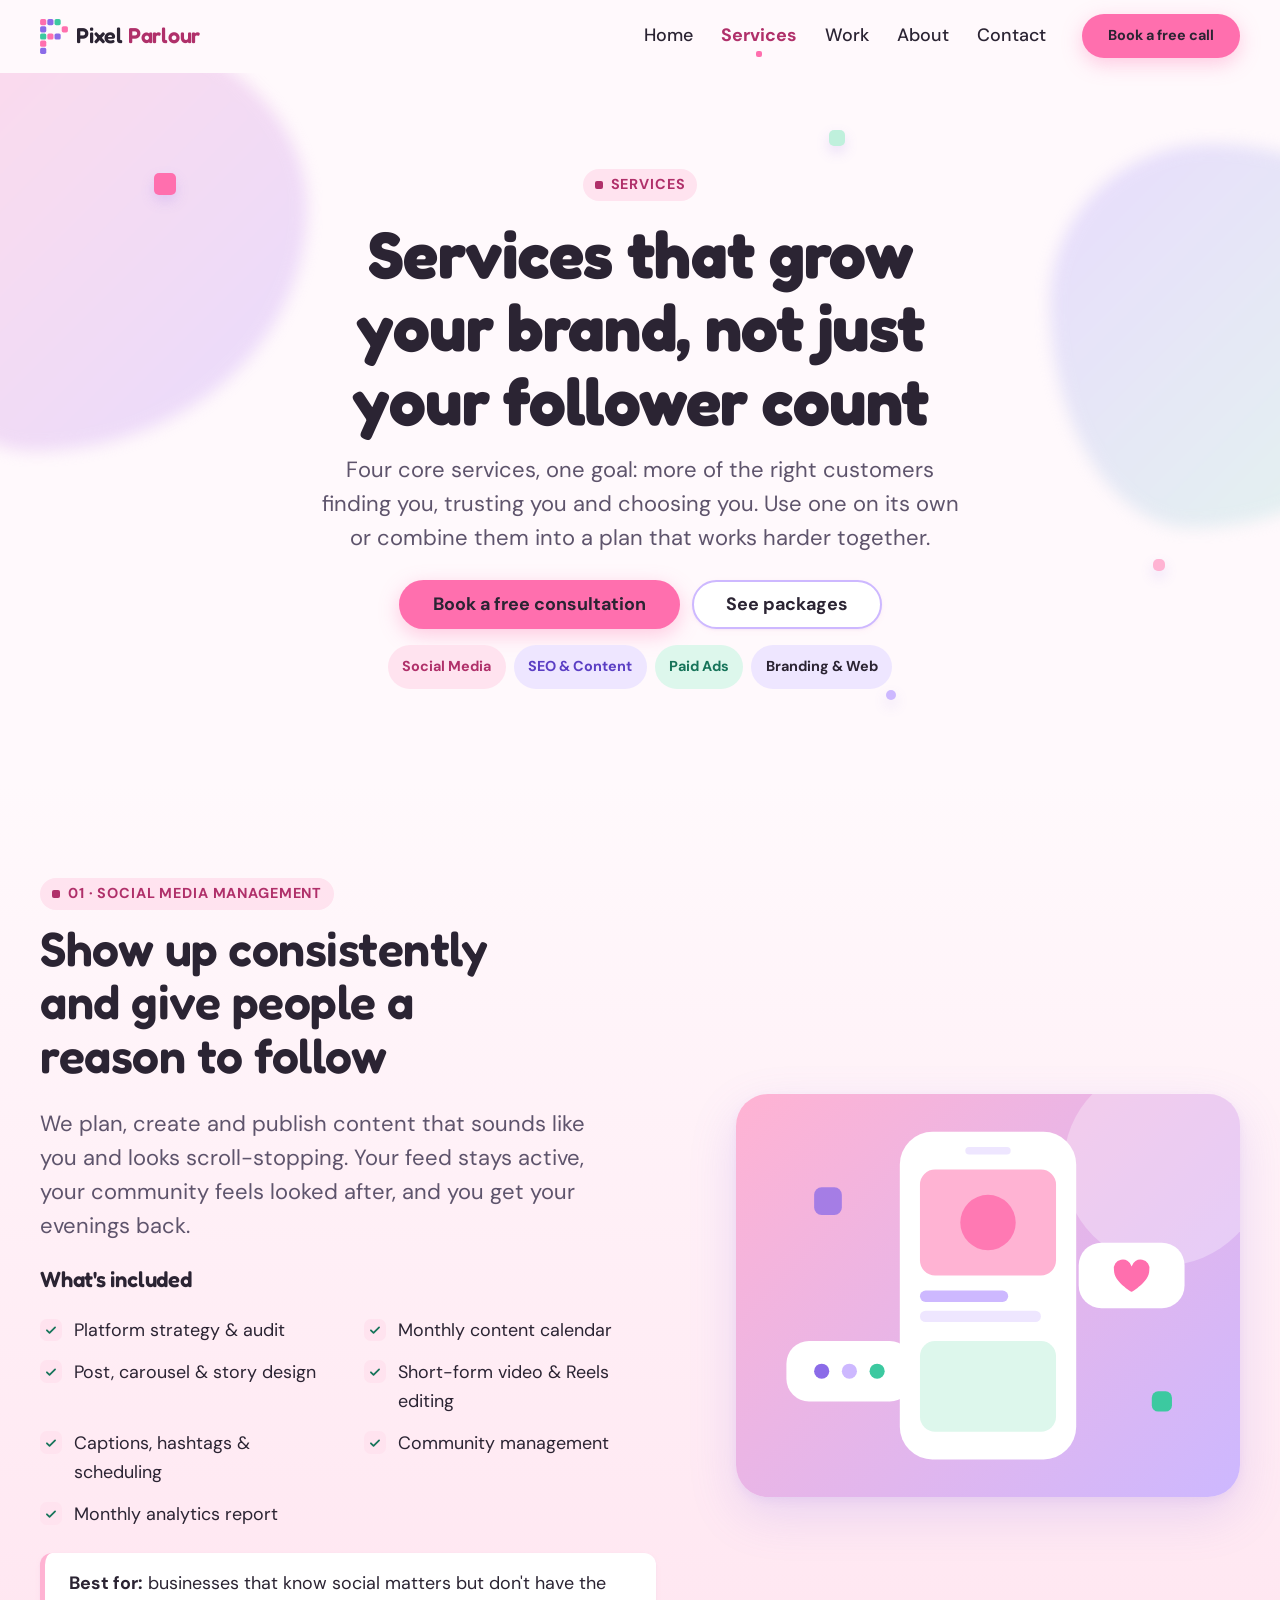
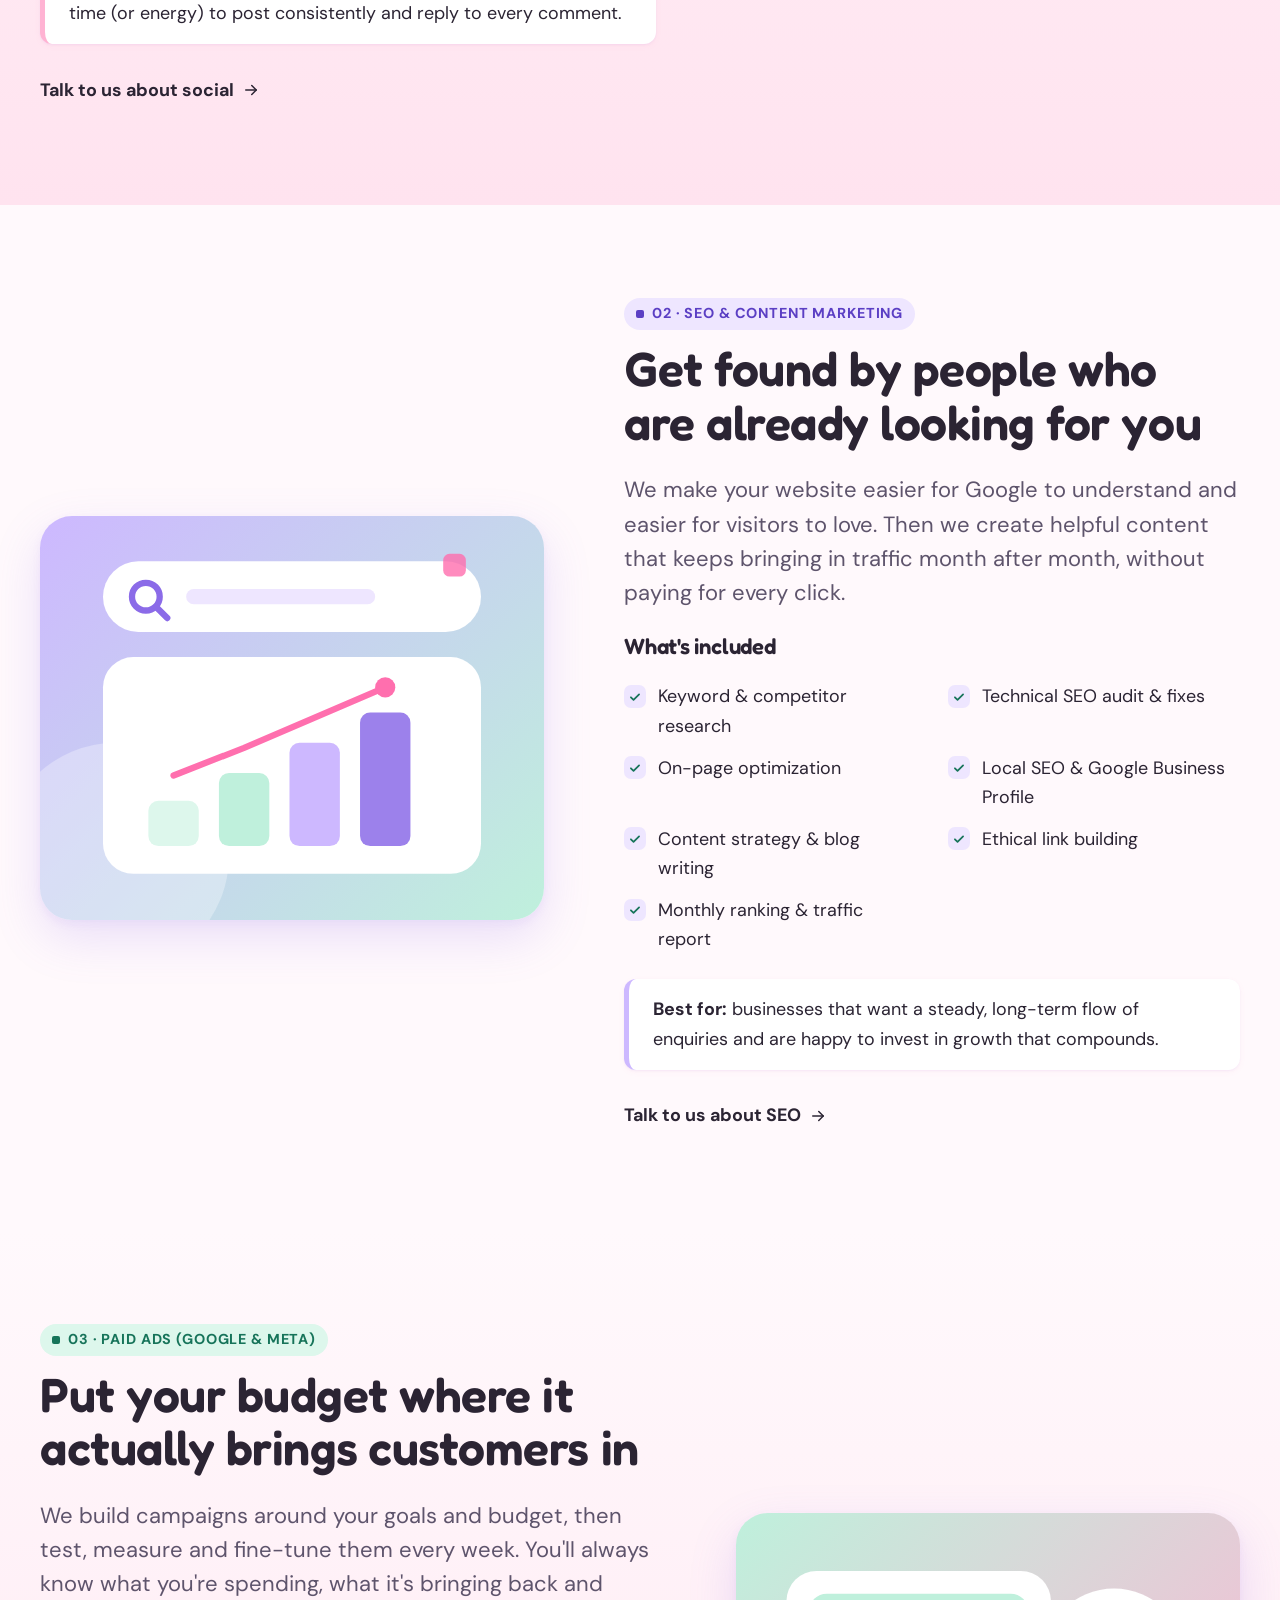
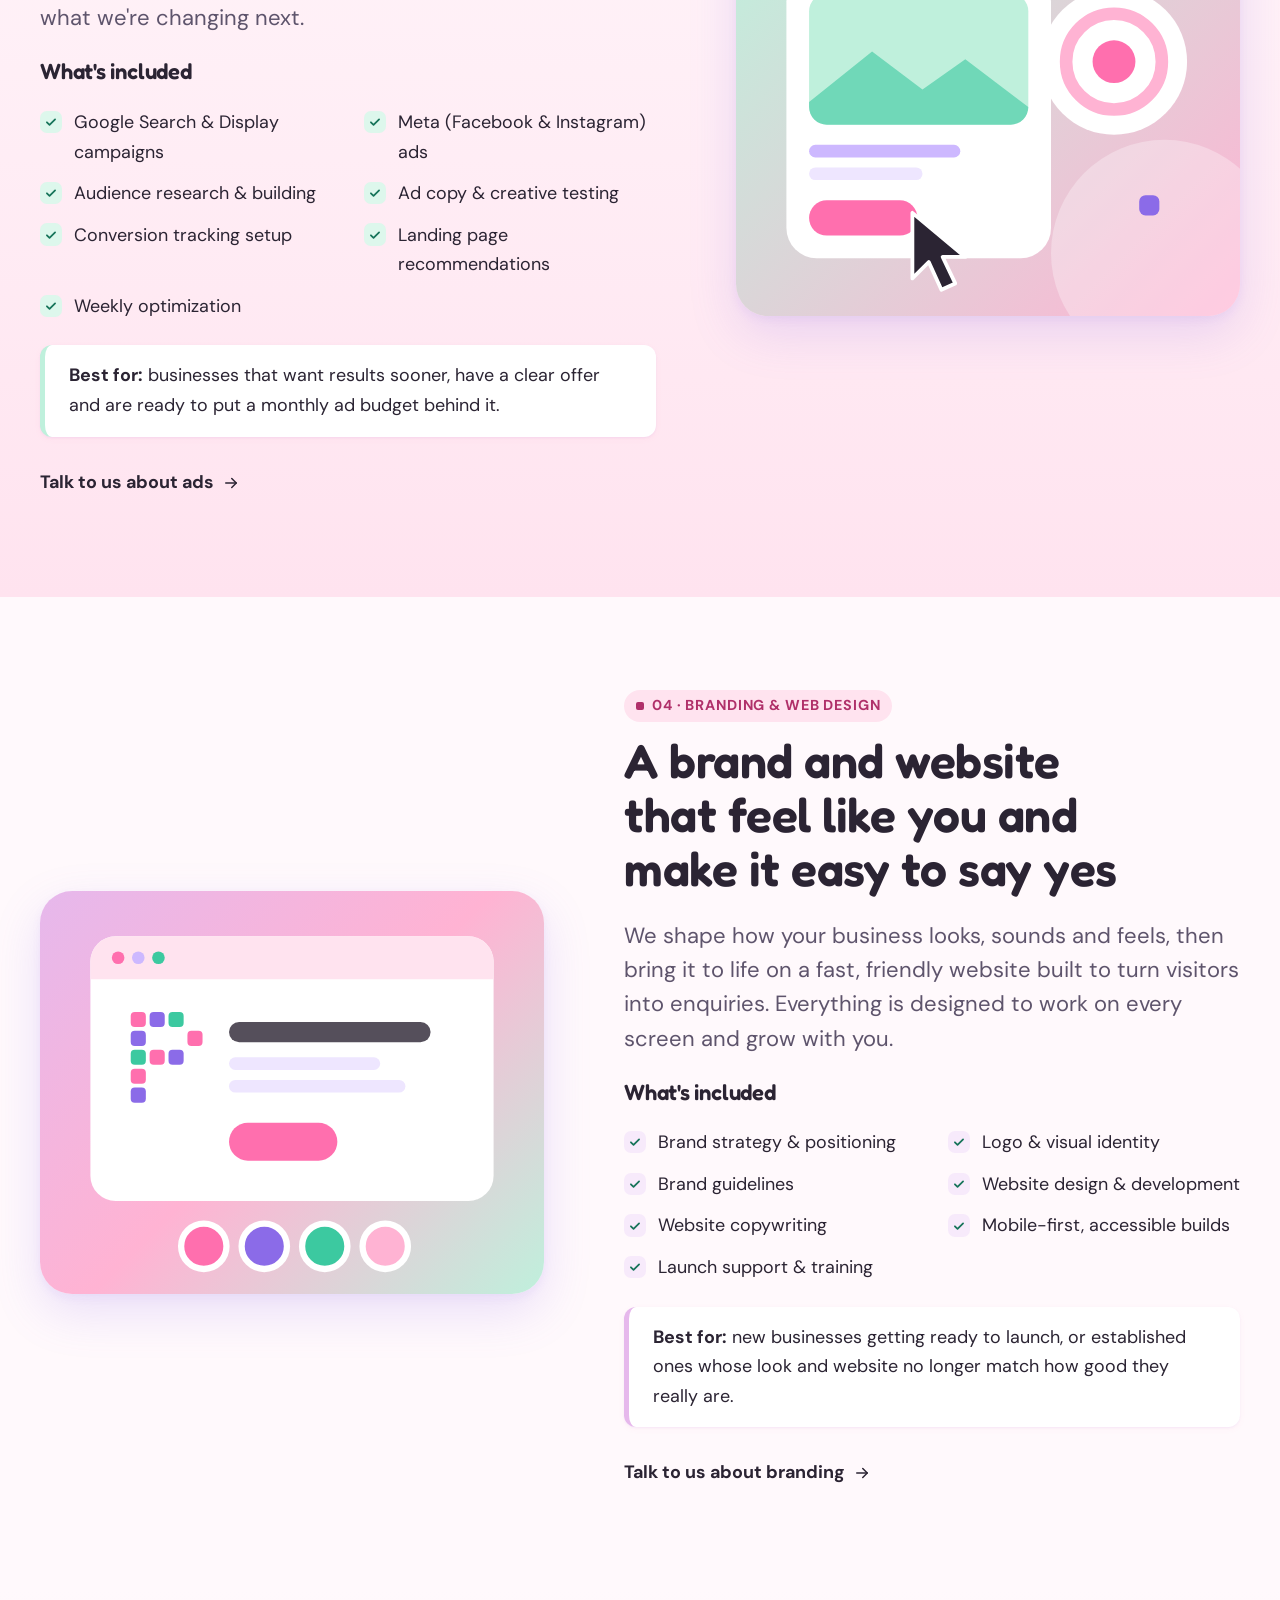
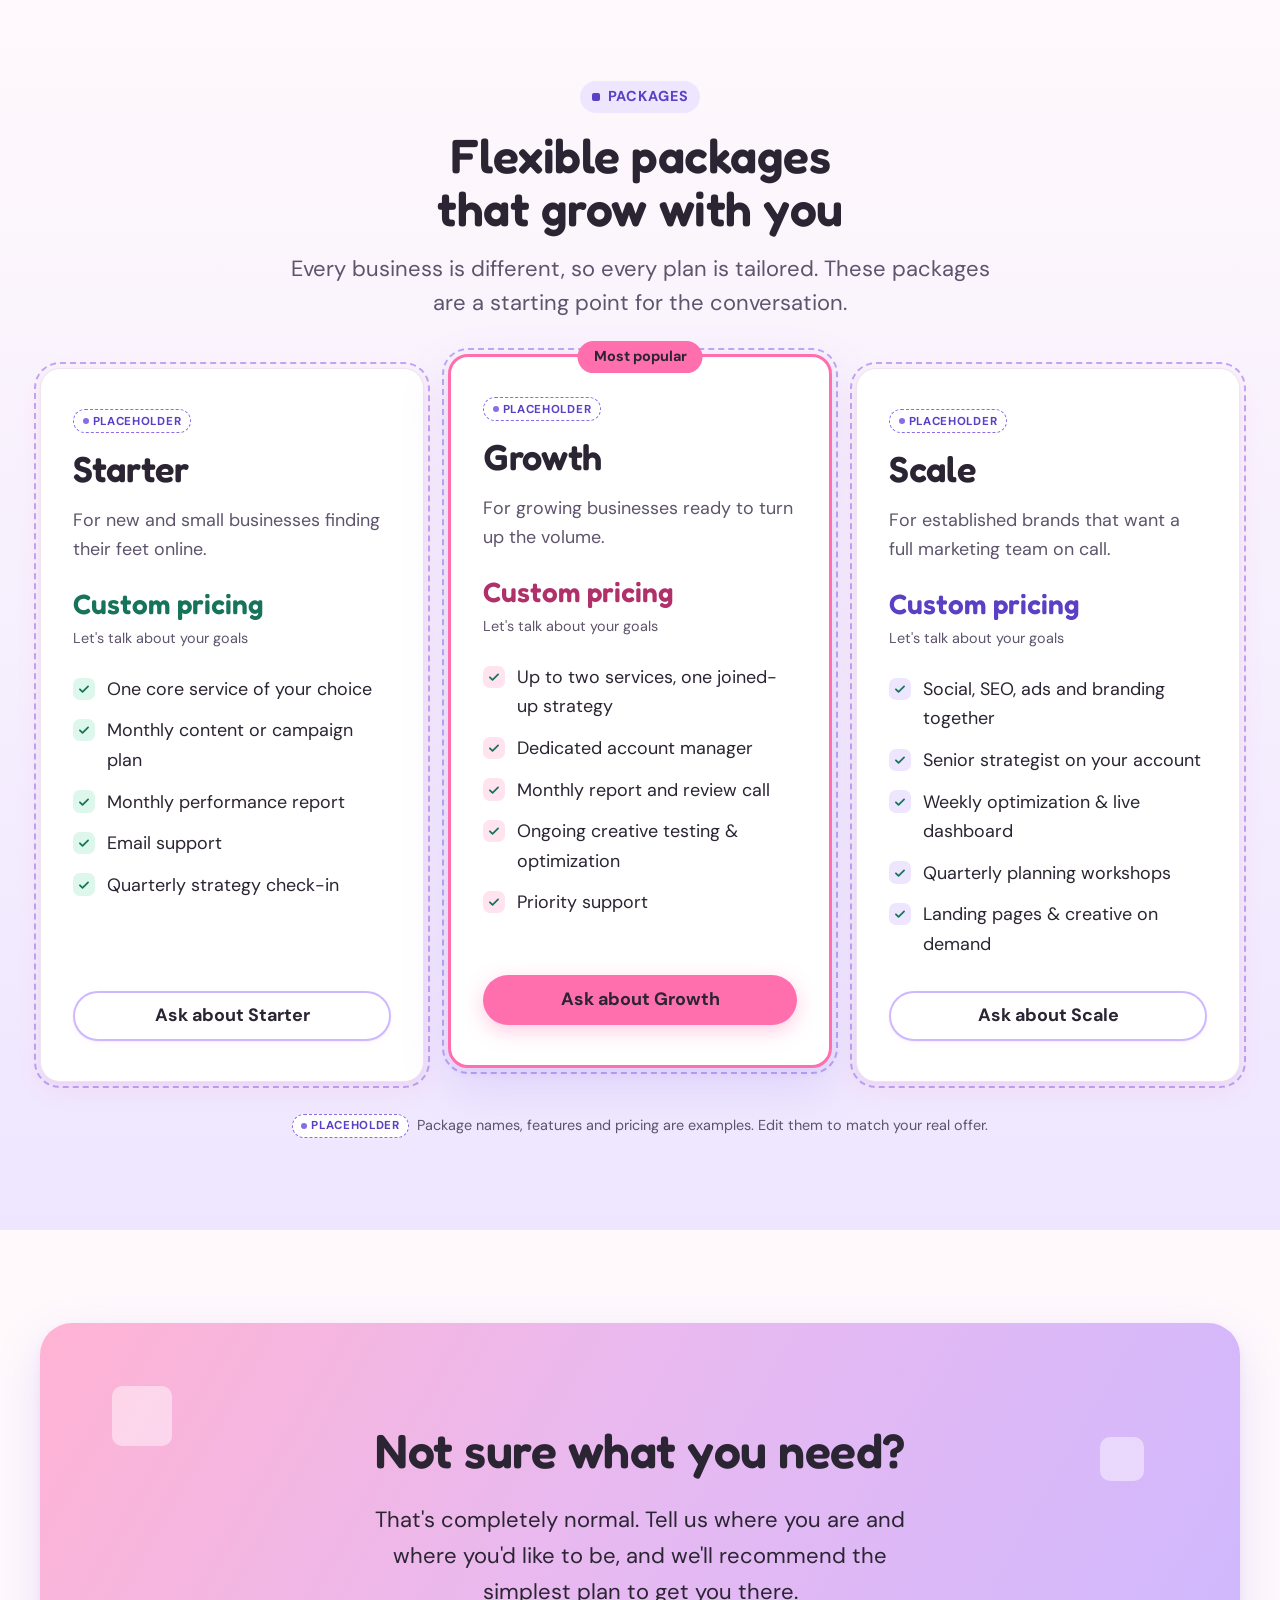
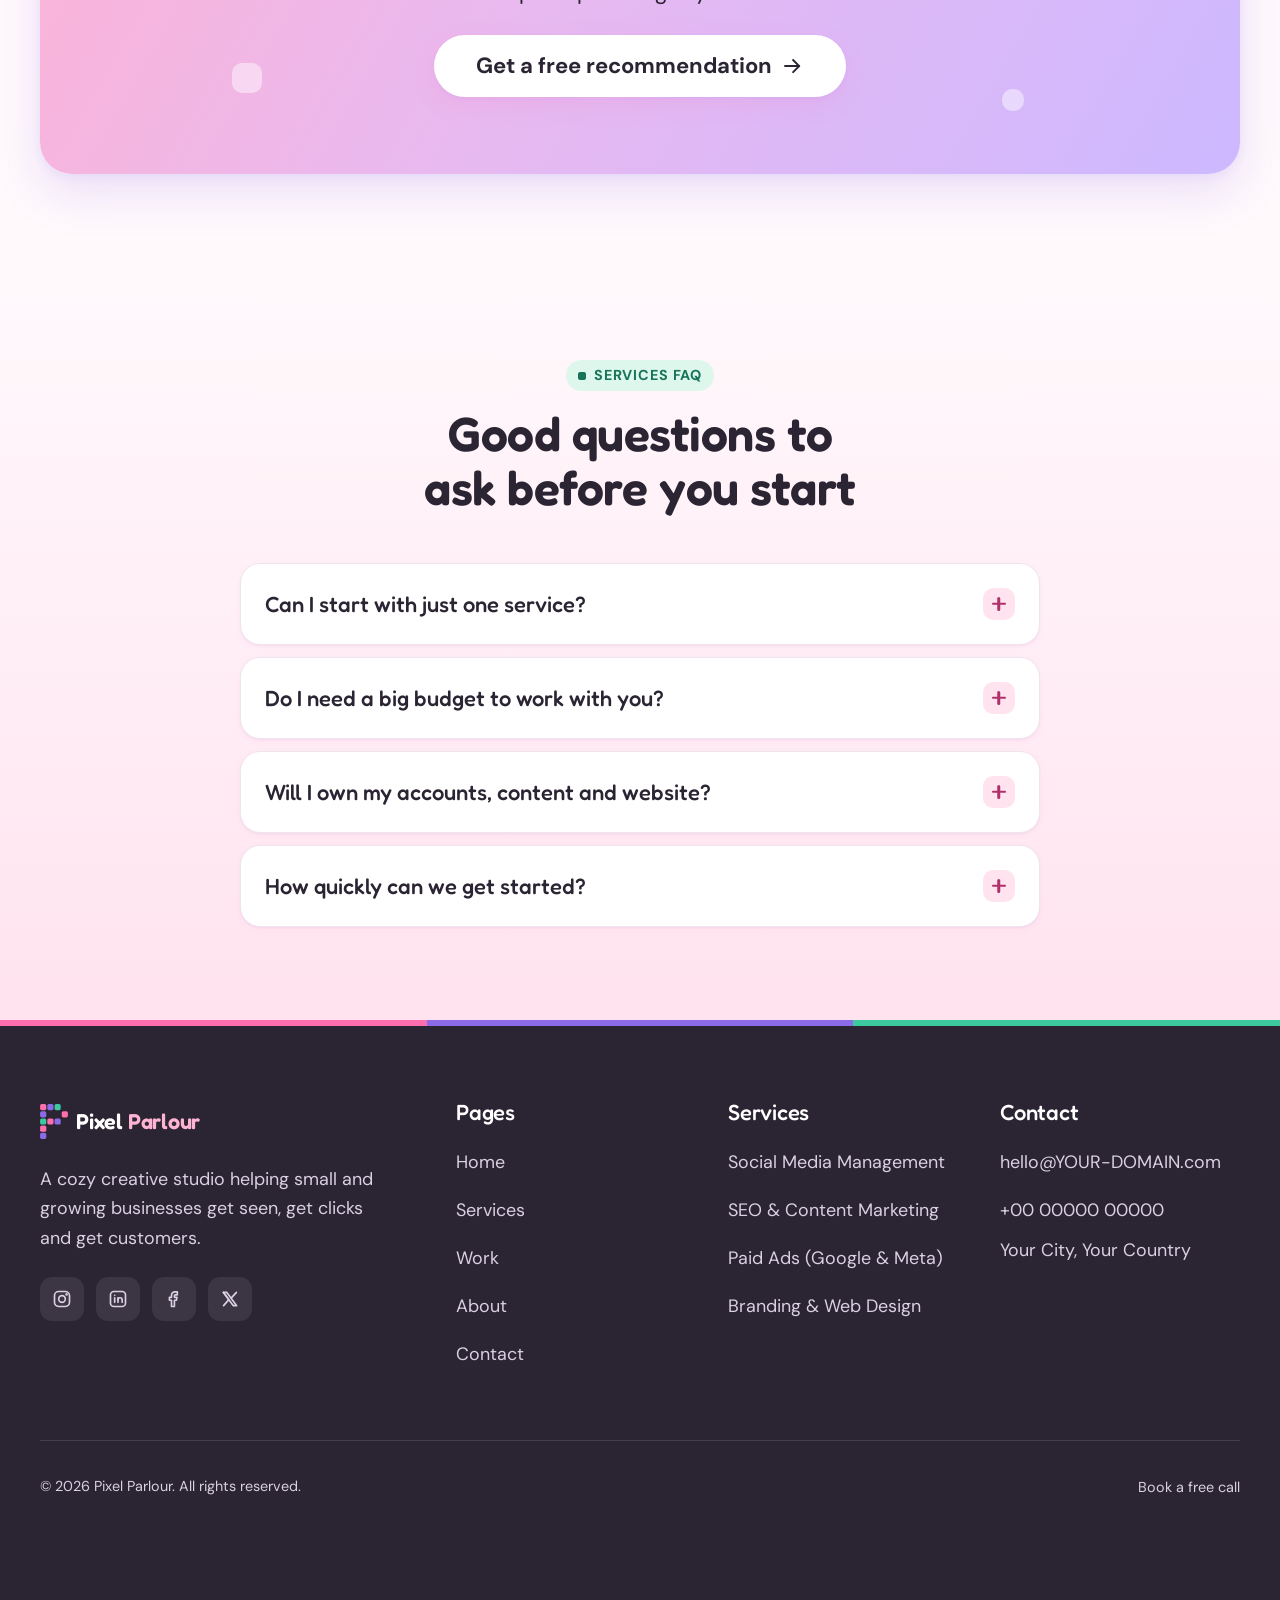
<file: services.html>
<!doctype html>
<html lang="en" class="no-js">
<head>
  <meta charset="utf-8">
  <meta name="viewport" content="width=device-width, initial-scale=1">
  <title>Services: Social, SEO, Ads &amp; Branding | Pixel Parlour</title>
  <meta name="description" content="Social media management, SEO &amp; content marketing, Google &amp; Meta ads, and branding &amp; web design. Flexible packages for small and growing businesses.">
  <!-- SITE URL: canonical, og:url and og:image must be ABSOLUTE URLs on the live site.
       Run `python3 scripts/set-site-url.py https://your-real-url/` once (see README) to update every page. -->
  <link rel="canonical" href="https://pixelparlour.online/services.html">
  <meta name="theme-color" content="#FFF9FC">
  <!-- Icons: .ico for older browsers, SVG for modern ones, PNG for iOS home screens -->
  <link rel="icon" href="assets/img/favicon.ico" sizes="any">
  <link rel="icon" href="assets/img/favicon.svg" type="image/svg+xml">
  <link rel="apple-touch-icon" href="assets/img/apple-touch-icon.png">
  <link rel="manifest" href="site.webmanifest">

  <!-- Open Graph / Twitter. The image path is relative while you build; scripts/set-site-url.py
       rewrites it to an absolute URL, which social platforms require. -->
  <meta property="og:type" content="website">
  <meta property="og:site_name" content="Pixel Parlour">
  <meta property="og:title" content="Services: Social, SEO, Ads &amp; Branding | Pixel Parlour">
  <meta property="og:description" content="Social media management, SEO &amp; content marketing, Google &amp; Meta ads, and branding &amp; web design. Flexible packages for small and growing businesses.">
  <meta property="og:url" content="https://pixelparlour.online/services.html">
  <meta property="og:image" content="https://pixelparlour.online/assets/img/og-image.png">
  <meta property="og:image:width" content="1200">
  <meta property="og:image:height" content="630">
  <meta property="og:image:alt" content="Pixel Parlour logo on a soft pink, lilac and mint background">
  <meta name="twitter:card" content="summary_large_image">
  <meta name="twitter:title" content="Services: Social, SEO, Ads &amp; Branding | Pixel Parlour">
  <meta name="twitter:description" content="Social media management, SEO &amp; content marketing, Google &amp; Meta ads, and branding &amp; web design. Flexible packages for small and growing businesses.">
  <meta name="twitter:image" content="https://pixelparlour.online/assets/img/og-image.png">

  <!-- Swap no-js → js before first paint so reveal animations don't flash. With JS disabled this never
       runs, so <html> keeps "no-js" and all content stays visible. Safety net: if main.js hasn't loaded
       within 3s (blocked/failed), "no-reveal" un-hides any scroll-reveal content. -->
  <script>document.documentElement.className = document.documentElement.className.replace("no-js", "js"); setTimeout(function () { if (!window.PIXEL_PARLOUR_READY) document.documentElement.className += " no-reveal"; }, 3000);</script>

  <!-- Fonts -->
  <link rel="preconnect" href="https://fonts.googleapis.com">
  <link rel="preconnect" href="https://fonts.gstatic.com" crossorigin>
  <link rel="stylesheet" href="https://fonts.googleapis.com/css2?family=DM+Sans:wght@400;500;700&amp;family=Fredoka:wght@500;600;700&amp;display=swap">

  <!-- Styles -->
  <link rel="stylesheet" href="css/tokens.css">
  <link rel="stylesheet" href="css/base.css">
  <link rel="stylesheet" href="css/components.css">
  <link rel="stylesheet" href="css/pages.css">

  <!-- Scripts -->
  <script src="js/config.js" defer></script>
  <script src="js/main.js" defer></script>

  <!--
    OPTIONAL ANALYTICS SLOT: nothing is tracked by default and this site sets no cookies.
    If you add analytics later, paste the snippet here. A privacy-friendly, cookie-free tool
    (e.g. Plausible, Fathom, GoatCounter or Cloudflare Web Analytics) avoids needing a cookie
    banner in most regions. Paste the same snippet into every page's <head>. Example (Plausible):
    <script defer data-domain="YOUR-DOMAIN.com" src="https://plausible.io/js/script.js"></script>
  -->
  <!-- SCHEMA:START -->
  <!-- FAQPage structured data: mirrors the FAQ text on this page. If you edit the questions or
       answers, update this block too (or ask for it to be regenerated). -->
  <script type="application/ld+json">
{
  "@context": "https://schema.org",
  "@type": "FAQPage",
  "mainEntity": [
    {
      "@type": "Question",
      "name": "Can I start with just one service?",
      "acceptedAnswer": {
        "@type": "Answer",
        "text": "Absolutely. Plenty of clients start with one service, such as social media or a new website, and add more once they've seen how we work. We'll always recommend the next step that makes the biggest difference, not the one that makes the biggest invoice."
      }
    },
    {
      "@type": "Question",
      "name": "Do I need a big budget to work with you?",
      "acceptedAnswer": {
        "@type": "Answer",
        "text": "No. We work with businesses of different sizes and shape the plan around what you're comfortable investing. If we think your budget won't get results in a particular channel, we'll tell you honestly and suggest a better use for it."
      }
    },
    {
      "@type": "Question",
      "name": "Will I own my accounts, content and website?",
      "acceptedAnswer": {
        "@type": "Answer",
        "text": "Yes. Ad accounts, social profiles, analytics, content and your website are set up in your business's name, and we work inside them with your permission. If we ever part ways, everything stays with you."
      }
    },
    {
      "@type": "Question",
      "name": "How quickly can we get started?",
      "acceptedAnswer": {
        "@type": "Answer",
        "text": "Once we've agreed a proposal, we'll share a kickoff date and a short onboarding checklist (logins, brand assets, goals). Smaller projects can usually begin quickly, while bigger ones like a full rebrand need a little planning first."
      }
    }
  ]
}
  </script>
  <!-- SCHEMA:END -->
</head>
<body id="top">
  <a class="skip-link" href="#main">Skip to main content</a>

  <!-- ============================== HEADER ============================== -->
  <header class="site-header">
    <div class="container site-header__inner">
      <a class="logo" href="index.html" aria-label="Pixel Parlour home">
        <svg class="logo__mark" viewBox="0 0 27 34" width="28" height="35" aria-hidden="true" focusable="false">
          <rect x="0" y="0" width="6" height="6" rx="1.6" fill="#FF6FAE"/>
          <rect x="7" y="0" width="6" height="6" rx="1.6" fill="#8B6BE8"/>
          <rect x="14" y="0" width="6" height="6" rx="1.6" fill="#3CC9A0"/>
          <rect x="0" y="7" width="6" height="6" rx="1.6" fill="#8B6BE8"/>
          <rect x="21" y="7" width="6" height="6" rx="1.6" fill="#FF6FAE"/>
          <rect x="0" y="14" width="6" height="6" rx="1.6" fill="#3CC9A0"/>
          <rect x="7" y="14" width="6" height="6" rx="1.6" fill="#FF6FAE"/>
          <rect x="14" y="14" width="6" height="6" rx="1.6" fill="#8B6BE8"/>
          <rect x="0" y="21" width="6" height="6" rx="1.6" fill="#FF6FAE"/>
          <rect x="0" y="28" width="6" height="6" rx="1.6" fill="#8B6BE8"/>
        </svg>
        <span>Pixel <span class="logo__accent">Parlour</span></span>
      </a>

      <button class="nav-toggle" type="button" aria-expanded="false" aria-controls="site-nav" aria-label="Open menu">
        <span class="nav-toggle__bars" aria-hidden="true"><span></span><span></span><span></span></span>
      </button>

      <nav class="site-nav" id="site-nav" aria-label="Main">
        <ul class="site-nav__list" role="list">
          <li><a class="site-nav__link" href="index.html">Home</a></li>
          <li><a class="site-nav__link" href="services.html" aria-current="page">Services</a></li>
          <li><a class="site-nav__link" href="work.html">Work</a></li>
          <li><a class="site-nav__link" href="about.html">About</a></li>
          <li><a class="site-nav__link" href="contact.html">Contact</a></li>
        </ul>
        <a class="btn btn--primary btn--sm" href="contact.html">Book a free call</a>
      </nav>
    </div>
  </header>

  <main id="main" tabindex="-1">

    <!-- ============================== HERO ============================== -->
    <section class="page-hero" aria-labelledby="page-title">
      <div class="hero__blobs" aria-hidden="true">
        <span class="blob blob--1"></span>
        <span class="blob blob--2"></span>
        <span class="pixel pixel--1"></span>
        <span class="pixel pixel--4"></span>
        <span class="pixel pixel--5"></span>
        <span class="pixel pixel--6"></span>
      </div>
      <div class="container page-hero__inner">
        <p class="eyebrow">Services</p>
        <h1 id="page-title">Services that grow your brand, not just your follower count</h1>
        <p class="text-lead">Four core services, one goal: more of the right customers finding you, trusting you and choosing you. Use one on its own or combine them into a plan that works harder together.</p>
        <div class="page-hero__actions">
          <a class="btn btn--primary" href="contact.html">Book a free consultation</a>
          <a class="btn btn--secondary" href="#packages">See packages</a>
        </div>
        <nav aria-label="Jump to a service">
          <ul class="jump-links" role="list">
            <li><a class="chip chip--pink" href="#social">Social Media</a></li>
            <li><a class="chip chip--lilac" href="#seo">SEO &amp; Content</a></li>
            <li><a class="chip chip--mint" href="#ads">Paid Ads</a></li>
            <li><a class="chip" href="#branding">Branding &amp; Web</a></li>
          </ul>
        </nav>
      </div>
    </section>

    <!-- ============================== SOCIAL ============================== -->
    <section class="section section--tint" id="social" aria-labelledby="social-title">
      <div class="container service-block service-block--pink">
        <div class="service-block__content reveal">
          <p class="eyebrow">01 · Social Media Management</p>
          <h2 id="social-title">Show up consistently and give people a reason to follow</h2>
          <p class="text-lead">We plan, create and publish content that sounds like you and looks scroll-stopping. Your feed stays active, your community feels looked after, and you get your evenings back.</p>
          <h3>What's included</h3>
          <ul class="checklist checklist--2col" role="list">
            <li>Platform strategy &amp; audit</li>
            <li>Monthly content calendar</li>
            <li>Post, carousel &amp; story design</li>
            <li>Short-form video &amp; Reels editing</li>
            <li>Captions, hashtags &amp; scheduling</li>
            <li>Community management</li>
            <li>Monthly analytics report</li>
          </ul>
          <p class="service-block__best"><strong>Best for:</strong> businesses that know social matters but don't have the time (or energy) to post consistently and reply to every comment.</p>
          <a class="card__link" href="contact.html">Talk to us about social
            <svg viewBox="0 0 24 24" fill="none" stroke="currentColor" stroke-width="2" stroke-linecap="round" stroke-linejoin="round" aria-hidden="true" focusable="false"><path d="M5 12h14"/><path d="m13 6 6 6-6 6"/></svg>
          </a>
        </div>
        <div class="service-block__art reveal reveal--d1">
          <div class="art-panel"><svg viewBox="0 0 400 320" preserveAspectRatio="xMidYMid meet" aria-hidden="true" focusable="false"><circle cx="340" cy="56" r="80" fill="#fff" opacity=".3"/>
<rect x="130" y="30" width="140" height="260" rx="26" fill="#fff"/>
<rect x="182" y="42" width="36" height="6" rx="3" fill="#EEE6FF"/>
<rect x="146" y="60" width="108" height="84" rx="12" fill="#FFB3D3"/>
<circle cx="200" cy="102" r="22" fill="#FF6FAE" opacity=".85"/>
<rect x="146" y="156" width="70" height="9" rx="4.5" fill="#CDB8FF"/>
<rect x="146" y="172" width="96" height="9" rx="4.5" fill="#EEE6FF"/>
<rect x="146" y="196" width="108" height="72" rx="12" fill="#DDF7EC"/>
<g transform="translate(272 118)"><rect width="84" height="52" rx="18" fill="#fff"/><path d="M42 39s-14-8-14-17a7 7 0 0 1 14-3 7 7 0 0 1 14 3c0 9-14 17-14 17z" fill="#FF6FAE"/></g>
<g transform="translate(40 196)"><rect width="100" height="48" rx="18" fill="#fff"/><circle cx="28" cy="24" r="6" fill="#8B6BE8"/><circle cx="50" cy="24" r="6" fill="#CDB8FF"/><circle cx="72" cy="24" r="6" fill="#3CC9A0"/></g>
<rect x="62" y="74" width="22" height="22" rx="6" fill="#8B6BE8" opacity=".75"/>
<rect x="330" y="236" width="16" height="16" rx="5" fill="#3CC9A0"/></svg></div>
        </div>
      </div>
    </section>

    <!-- ============================== SEO ============================== -->
    <section class="section" id="seo" aria-labelledby="seo-title">
      <div class="container service-block service-block--lilac service-block--reverse">
        <div class="service-block__content reveal">
          <p class="eyebrow eyebrow--lilac">02 · SEO &amp; Content Marketing</p>
          <h2 id="seo-title">Get found by people who are already looking for you</h2>
          <p class="text-lead">We make your website easier for Google to understand and easier for visitors to love. Then we create helpful content that keeps bringing in traffic month after month, without paying for every click.</p>
          <h3>What's included</h3>
          <ul class="checklist checklist--2col" role="list">
            <li>Keyword &amp; competitor research</li>
            <li>Technical SEO audit &amp; fixes</li>
            <li>On-page optimization</li>
            <li>Local SEO &amp; Google Business Profile</li>
            <li>Content strategy &amp; blog writing</li>
            <li>Ethical link building</li>
            <li>Monthly ranking &amp; traffic report</li>
          </ul>
          <p class="service-block__best"><strong>Best for:</strong> businesses that want a steady, long-term flow of enquiries and are happy to invest in growth that compounds.</p>
          <a class="card__link" href="contact.html">Talk to us about SEO
            <svg viewBox="0 0 24 24" fill="none" stroke="currentColor" stroke-width="2" stroke-linecap="round" stroke-linejoin="round" aria-hidden="true" focusable="false"><path d="M5 12h14"/><path d="m13 6 6 6-6 6"/></svg>
          </a>
        </div>
        <div class="service-block__art reveal reveal--d1">
          <div class="art-panel art-panel--lilac"><svg viewBox="0 0 400 320" preserveAspectRatio="xMidYMid meet" aria-hidden="true" focusable="false"><circle cx="60" cy="270" r="90" fill="#fff" opacity=".3"/>
<rect x="50" y="36" width="300" height="56" rx="28" fill="#fff"/>
<circle cx="84" cy="64" r="11" fill="none" stroke="#8B6BE8" stroke-width="5"/><path d="m92 72 9 9" stroke="#8B6BE8" stroke-width="5" stroke-linecap="round"/>
<rect x="116" y="58" width="150" height="12" rx="6" fill="#EEE6FF"/>
<rect x="50" y="112" width="300" height="172" rx="24" fill="#fff"/>
<rect x="86" y="226" width="40" height="36" rx="8" fill="#DDF7EC"/>
<rect x="142" y="204" width="40" height="58" rx="8" fill="#BFF0DC"/>
<rect x="198" y="180" width="40" height="82" rx="8" fill="#CDB8FF"/>
<rect x="254" y="156" width="40" height="106" rx="8" fill="#8B6BE8" opacity=".85"/>
<path d="M106 206 162 184 218 160 274 136" stroke="#FF6FAE" stroke-width="5" fill="none" stroke-linecap="round" stroke-linejoin="round"/>
<circle cx="274" cy="136" r="8" fill="#FF6FAE"/>
<rect x="320" y="30" width="18" height="18" rx="5" fill="#FF6FAE" opacity=".8"/></svg></div>
        </div>
      </div>
    </section>

    <!-- ============================== ADS ============================== -->
    <section class="section section--tint" id="ads" aria-labelledby="ads-title">
      <div class="container service-block service-block--mint">
        <div class="service-block__content reveal">
          <p class="eyebrow eyebrow--mint">03 · Paid Ads (Google &amp; Meta)</p>
          <h2 id="ads-title">Put your budget where it actually brings customers in</h2>
          <p class="text-lead">We build campaigns around your goals and budget, then test, measure and fine-tune them every week. You'll always know what you're spending, what it's bringing back and what we're changing next.</p>
          <h3>What's included</h3>
          <ul class="checklist checklist--2col" role="list">
            <li>Google Search &amp; Display campaigns</li>
            <li>Meta (Facebook &amp; Instagram) ads</li>
            <li>Audience research &amp; building</li>
            <li>Ad copy &amp; creative testing</li>
            <li>Conversion tracking setup</li>
            <li>Landing page recommendations</li>
            <li>Weekly optimization</li>
          </ul>
          <p class="service-block__best"><strong>Best for:</strong> businesses that want results sooner, have a clear offer and are ready to put a monthly ad budget behind it.</p>
          <a class="card__link" href="contact.html">Talk to us about ads
            <svg viewBox="0 0 24 24" fill="none" stroke="currentColor" stroke-width="2" stroke-linecap="round" stroke-linejoin="round" aria-hidden="true" focusable="false"><path d="M5 12h14"/><path d="m13 6 6 6-6 6"/></svg>
          </a>
        </div>
        <div class="service-block__art reveal reveal--d1">
          <div class="art-panel art-panel--mint"><svg viewBox="0 0 400 320" preserveAspectRatio="xMidYMid meet" aria-hidden="true" focusable="false"><circle cx="340" cy="270" r="90" fill="#fff" opacity=".3"/>
<rect x="40" y="46" width="210" height="228" rx="24" fill="#fff"/>
<rect x="58" y="64" width="174" height="104" rx="14" fill="#BFF0DC"/>
<path d="M58 150l50-40 40 30 34-24 50 38v0a14 14 0 0 1-14 14H72a14 14 0 0 1-14-14z" fill="#3CC9A0" opacity=".6"/>
<rect x="58" y="184" width="120" height="10" rx="5" fill="#CDB8FF"/>
<rect x="58" y="202" width="90" height="10" rx="5" fill="#EEE6FF"/>
<rect x="58" y="228" width="86" height="28" rx="14" fill="#FF6FAE"/>
<g transform="translate(300 118)"><circle r="58" fill="#fff"/><circle r="38" fill="none" stroke="#FFB3D3" stroke-width="10"/><circle r="17" fill="#FF6FAE"/></g>
<path d="M140 238v52l13-13 10 22 11-5-10-21h18z" fill="#2B2433" stroke="#fff" stroke-width="3" stroke-linejoin="round"/>
<rect x="320" y="224" width="16" height="16" rx="5" fill="#8B6BE8"/></svg></div>
        </div>
      </div>
    </section>

    <!-- ============================== BRANDING ============================== -->
    <section class="section" id="branding" aria-labelledby="branding-title">
      <div class="container service-block service-block--blend service-block--reverse">
        <div class="service-block__content reveal">
          <p class="eyebrow">04 · Branding &amp; Web Design</p>
          <h2 id="branding-title">A brand and website that feel like you and make it easy to say yes</h2>
          <p class="text-lead">We shape how your business looks, sounds and feels, then bring it to life on a fast, friendly website built to turn visitors into enquiries. Everything is designed to work on every screen and grow with you.</p>
          <h3>What's included</h3>
          <ul class="checklist checklist--2col" role="list">
            <li>Brand strategy &amp; positioning</li>
            <li>Logo &amp; visual identity</li>
            <li>Brand guidelines</li>
            <li>Website design &amp; development</li>
            <li>Website copywriting</li>
            <li>Mobile-first, accessible builds</li>
            <li>Launch support &amp; training</li>
          </ul>
          <p class="service-block__best"><strong>Best for:</strong> new businesses getting ready to launch, or established ones whose look and website no longer match how good they really are.</p>
          <a class="card__link" href="contact.html">Talk to us about branding
            <svg viewBox="0 0 24 24" fill="none" stroke="currentColor" stroke-width="2" stroke-linecap="round" stroke-linejoin="round" aria-hidden="true" focusable="false"><path d="M5 12h14"/><path d="m13 6 6 6-6 6"/></svg>
          </a>
        </div>
        <div class="service-block__art reveal reveal--d1">
          <div class="art-panel art-panel--blend"><svg viewBox="0 0 400 320" preserveAspectRatio="xMidYMid meet" aria-hidden="true" focusable="false"><rect x="40" y="36" width="320" height="210" rx="20" fill="#fff"/>
<path d="M40 56a20 20 0 0 1 20-20h280a20 20 0 0 1 20 20v14H40z" fill="#FFE3EF"/>
<circle cx="62" cy="53" r="5" fill="#FF6FAE"/><circle cx="78" cy="53" r="5" fill="#CDB8FF"/><circle cx="94" cy="53" r="5" fill="#3CC9A0"/>
<rect x="72" y="96" width="12" height="12" rx="3.2" fill="#FF6FAE"/><rect x="87" y="96" width="12" height="12" rx="3.2" fill="#8B6BE8"/><rect x="102" y="96" width="12" height="12" rx="3.2" fill="#3CC9A0"/><rect x="72" y="111" width="12" height="12" rx="3.2" fill="#8B6BE8"/><rect x="117" y="111" width="12" height="12" rx="3.2" fill="#FF6FAE"/><rect x="72" y="126" width="12" height="12" rx="3.2" fill="#3CC9A0"/><rect x="87" y="126" width="12" height="12" rx="3.2" fill="#FF6FAE"/><rect x="102" y="126" width="12" height="12" rx="3.2" fill="#8B6BE8"/><rect x="72" y="141" width="12" height="12" rx="3.2" fill="#FF6FAE"/><rect x="72" y="156" width="12" height="12" rx="3.2" fill="#8B6BE8"/>
<rect x="150" y="104" width="160" height="16" rx="8" fill="#2B2433" opacity=".8"/>
<rect x="150" y="132" width="120" height="10" rx="5" fill="#EEE6FF"/>
<rect x="150" y="150" width="140" height="10" rx="5" fill="#EEE6FF"/>
<rect x="150" y="184" width="86" height="30" rx="15" fill="#FF6FAE"/>
<g stroke="#fff" stroke-width="5"><circle cx="130" cy="282" r="18" fill="#FF6FAE"/><circle cx="178" cy="282" r="18" fill="#8B6BE8"/><circle cx="226" cy="282" r="18" fill="#3CC9A0"/><circle cx="274" cy="282" r="18" fill="#FFB3D3"/></g></svg></div>
        </div>
      </div>
    </section>

    <!-- ============================== PACKAGES (PLACEHOLDERS) ============================== -->
    <section class="section section--lilac" id="packages" aria-labelledby="packages-title">
      <div class="container">
        <div class="section-head section-head--center reveal">
          <p class="eyebrow eyebrow--lilac">Packages</p>
          <h2 id="packages-title">Flexible packages that grow with you</h2>
          <p class="text-lead">Every business is different, so every plan is tailored. These packages are a starting point for the conversation.</p>
        </div>

        <!-- PLACEHOLDER: edit package names, features and pricing to match your real offer -->
        <ul class="tiers" role="list">
          <li class="reveal">
            <article class="card card--mint tier" data-placeholder="true">
              <span class="badge badge--placeholder">Placeholder</span>
              <h3 class="tier__name">Starter</h3>
              <p class="card__text">For new and small businesses finding their feet online.</p>
              <p class="tier__price">Custom pricing <small>Let's talk about your goals</small></p>
              <ul class="checklist" role="list">
                <li>One core service of your choice</li>
                <li>Monthly content or campaign plan</li>
                <li>Monthly performance report</li>
                <li>Email support</li>
                <li>Quarterly strategy check-in</li>
              </ul>
              <a class="btn btn--secondary" href="contact.html">Ask about Starter</a>
            </article>
          </li>
          <li class="reveal reveal--d1">
            <article class="card card--pink tier tier--featured" data-placeholder="true">
              <span class="tier__flag">Most popular</span>
              <span class="badge badge--placeholder">Placeholder</span>
              <h3 class="tier__name">Growth</h3>
              <p class="card__text">For growing businesses ready to turn up the volume.</p>
              <p class="tier__price">Custom pricing <small>Let's talk about your goals</small></p>
              <ul class="checklist" role="list">
                <li>Up to two services, one joined-up strategy</li>
                <li>Dedicated account manager</li>
                <li>Monthly report and review call</li>
                <li>Ongoing creative testing &amp; optimization</li>
                <li>Priority support</li>
              </ul>
              <a class="btn btn--primary" href="contact.html">Ask about Growth</a>
            </article>
          </li>
          <li class="reveal reveal--d2">
            <article class="card card--lilac tier" data-placeholder="true">
              <span class="badge badge--placeholder">Placeholder</span>
              <h3 class="tier__name">Scale</h3>
              <p class="card__text">For established brands that want a full marketing team on call.</p>
              <p class="tier__price">Custom pricing <small>Let's talk about your goals</small></p>
              <ul class="checklist" role="list">
                <li>Social, SEO, ads and branding together</li>
                <li>Senior strategist on your account</li>
                <li>Weekly optimization &amp; live dashboard</li>
                <li>Quarterly planning workshops</li>
                <li>Landing pages &amp; creative on demand</li>
              </ul>
              <a class="btn btn--secondary" href="contact.html">Ask about Scale</a>
            </article>
          </li>
        </ul>
        <p class="tiers__note"><span class="badge badge--placeholder">Placeholder</span> Package names, features and pricing are examples. Edit them to match your real offer.</p>
      </div>
    </section>

    <!-- ============================== NOT SURE CTA ============================== -->
    <section class="section" aria-labelledby="unsure-title">
      <div class="container">
        <div class="cta-banner reveal">
          <span class="cta-banner__deco cta-banner__deco--1" aria-hidden="true"></span>
          <span class="cta-banner__deco cta-banner__deco--2" aria-hidden="true"></span>
          <span class="cta-banner__deco cta-banner__deco--3" aria-hidden="true"></span>
          <span class="cta-banner__deco cta-banner__deco--4" aria-hidden="true"></span>
          <h2 id="unsure-title">Not sure what you need?</h2>
          <p>That's completely normal. Tell us where you are and where you'd like to be, and we'll recommend the simplest plan to get you there.</p>
          <a class="btn btn--primary btn--lg" href="contact.html">Get a free recommendation
            <svg viewBox="0 0 24 24" fill="none" stroke="currentColor" stroke-width="2" stroke-linecap="round" stroke-linejoin="round" aria-hidden="true" focusable="false"><path d="M5 12h14"/><path d="m13 6 6 6-6 6"/></svg>
          </a>
        </div>
      </div>
    </section>

    <!-- ============================== FAQ ============================== -->
    <section class="section section--tint" aria-labelledby="faq-title">
      <div class="container">
        <div class="section-head section-head--center reveal">
          <p class="eyebrow eyebrow--mint">Services FAQ</p>
          <h2 id="faq-title">Good questions to ask before you start</h2>
        </div>
        <div class="accordion reveal">
          <details class="accordion__item">
            <summary class="accordion__summary">
              Can I start with just one service?
              <span class="accordion__icon" aria-hidden="true"></span>
            </summary>
            <div class="accordion__content">
              <p>Absolutely. Plenty of clients start with one service, such as social media or a new website, and add more once they've seen how we work. We'll always recommend the next step that makes the biggest difference, not the one that makes the biggest invoice.</p>
            </div>
          </details>
          <details class="accordion__item">
            <summary class="accordion__summary">
              Do I need a big budget to work with you?
              <span class="accordion__icon" aria-hidden="true"></span>
            </summary>
            <div class="accordion__content">
              <p>No. We work with businesses of different sizes and shape the plan around what you're comfortable investing. If we think your budget won't get results in a particular channel, we'll tell you honestly and suggest a better use for it.</p>
            </div>
          </details>
          <details class="accordion__item">
            <summary class="accordion__summary">
              Will I own my accounts, content and website?
              <span class="accordion__icon" aria-hidden="true"></span>
            </summary>
            <div class="accordion__content">
              <p>Yes. Ad accounts, social profiles, analytics, content and your website are set up in your business's name, and we work inside them with your permission. If we ever part ways, everything stays with you.</p>
            </div>
          </details>
          <details class="accordion__item">
            <summary class="accordion__summary">
              How quickly can we get started?
              <span class="accordion__icon" aria-hidden="true"></span>
            </summary>
            <div class="accordion__content">
              <p>Once we've agreed a proposal, we'll share a kickoff date and a short onboarding checklist (logins, brand assets, goals). Smaller projects can usually begin quickly, while bigger ones like a full rebrand need a little planning first.</p>
            </div>
          </details>
        </div>
      </div>
    </section>

  </main>

  <!-- ============================== FOOTER ============================== -->
  <footer class="site-footer">
    <div class="container">
      <div class="site-footer__grid">
        <div class="site-footer__brand">
          <a class="logo" href="index.html" aria-label="Pixel Parlour home">
            <svg class="logo__mark" viewBox="0 0 27 34" width="28" height="35" aria-hidden="true" focusable="false">
              <rect x="0" y="0" width="6" height="6" rx="1.6" fill="#FF6FAE"/>
              <rect x="7" y="0" width="6" height="6" rx="1.6" fill="#8B6BE8"/>
              <rect x="14" y="0" width="6" height="6" rx="1.6" fill="#3CC9A0"/>
              <rect x="0" y="7" width="6" height="6" rx="1.6" fill="#8B6BE8"/>
              <rect x="21" y="7" width="6" height="6" rx="1.6" fill="#FF6FAE"/>
              <rect x="0" y="14" width="6" height="6" rx="1.6" fill="#3CC9A0"/>
              <rect x="7" y="14" width="6" height="6" rx="1.6" fill="#FF6FAE"/>
              <rect x="14" y="14" width="6" height="6" rx="1.6" fill="#8B6BE8"/>
              <rect x="0" y="21" width="6" height="6" rx="1.6" fill="#FF6FAE"/>
              <rect x="0" y="28" width="6" height="6" rx="1.6" fill="#8B6BE8"/>
            </svg>
            <span>Pixel <span class="logo__accent">Parlour</span></span>
          </a>
          <p class="site-footer__tagline">A cozy creative studio helping small and growing businesses get seen, get clicks and get customers.</p>
          <ul class="social" role="list">
            <li>
              <a class="social__link" href="#" data-config="instagram" aria-label="Pixel Parlour on Instagram">
                <svg viewBox="0 0 24 24" fill="none" stroke="currentColor" stroke-width="2" stroke-linecap="round" stroke-linejoin="round" aria-hidden="true" focusable="false"><rect x="3" y="3" width="18" height="18" rx="5"/><circle cx="12" cy="12" r="4"/><circle cx="17.5" cy="6.5" r="0.6" fill="currentColor"/></svg>
              </a>
            </li>
            <li>
              <a class="social__link" href="#" data-config="linkedin" aria-label="Pixel Parlour on LinkedIn">
                <svg viewBox="0 0 24 24" fill="none" stroke="currentColor" stroke-width="2" stroke-linecap="round" stroke-linejoin="round" aria-hidden="true" focusable="false"><rect x="3" y="3" width="18" height="18" rx="4"/><path d="M8 10.5V16"/><path d="M8 7.6v.01"/><path d="M12 16v-5.5"/><path d="M12 13a2.5 2.5 0 0 1 5 0v3"/></svg>
              </a>
            </li>
            <li>
              <a class="social__link" href="#" data-config="facebook" aria-label="Pixel Parlour on Facebook">
                <svg viewBox="0 0 24 24" fill="none" stroke="currentColor" stroke-width="2" stroke-linecap="round" stroke-linejoin="round" aria-hidden="true" focusable="false"><path d="M15 3.5h-2a4 4 0 0 0-4 4V10H6.5v3.5H9V21h3.5v-7.5H15l.5-3.5h-3V8a1 1 0 0 1 1-1H16V3.5z"/></svg>
              </a>
            </li>
            <li>
              <a class="social__link" href="#" data-config="x" aria-label="Pixel Parlour on X">
                <svg viewBox="0 0 24 24" fill="none" stroke="currentColor" stroke-width="2" stroke-linecap="round" stroke-linejoin="round" aria-hidden="true" focusable="false"><path d="M4 4l6.6 8.8L4.3 20"/><path d="M4 4h4l12 16h-4z"/><path d="M19.7 4l-6.3 6.9"/></svg>
              </a>
            </li>
          </ul>
        </div>

        <nav aria-label="Footer pages">
          <h2 class="site-footer__heading">Pages</h2>
          <ul class="site-footer__list" role="list">
            <li><a href="index.html">Home</a></li>
            <li><a href="services.html">Services</a></li>
            <li><a href="work.html">Work</a></li>
            <li><a href="about.html">About</a></li>
            <li><a href="contact.html">Contact</a></li>
          </ul>
        </nav>

        <nav aria-label="Footer services">
          <h2 class="site-footer__heading">Services</h2>
          <ul class="site-footer__list" role="list">
            <li><a href="services.html#social">Social Media Management</a></li>
            <li><a href="services.html#seo">SEO &amp; Content Marketing</a></li>
            <li><a href="services.html#ads">Paid Ads (Google &amp; Meta)</a></li>
            <li><a href="services.html#branding">Branding &amp; Web Design</a></li>
          </ul>
        </nav>

        <div>
          <h2 class="site-footer__heading">Contact</h2>
          <ul class="site-footer__list" role="list">
            <li><a href="mailto:hello@YOUR-DOMAIN.com" data-config="email">hello@YOUR-DOMAIN.com</a></li>
            <li><a href="tel:+000000000000" data-config="phone">+00 00000 00000</a></li>
            <li hidden data-config-show="whatsapp"><a href="#" data-config="whatsapp" data-config-attr="href">Chat on WhatsApp</a></li>
            <li><span data-config="location">Your City, Your Country</span></li>
          </ul>
        </div>
      </div>

      <div class="site-footer__bottom">
        <p>&copy; <span data-year>2026</span> Pixel Parlour. All rights reserved.</p>
        <p><a href="contact.html">Book a free call</a></p>
      </div>
    </div>

    <a class="back-to-top js-only" href="#top" aria-label="Back to top">
      <svg viewBox="0 0 24 24" fill="none" stroke="currentColor" stroke-width="2.5" stroke-linecap="round" stroke-linejoin="round" aria-hidden="true" focusable="false"><path d="M12 19V5"/><path d="m5 12 7-7 7 7"/></svg>
    </a>
  </footer>
</body>
</html>
</file>
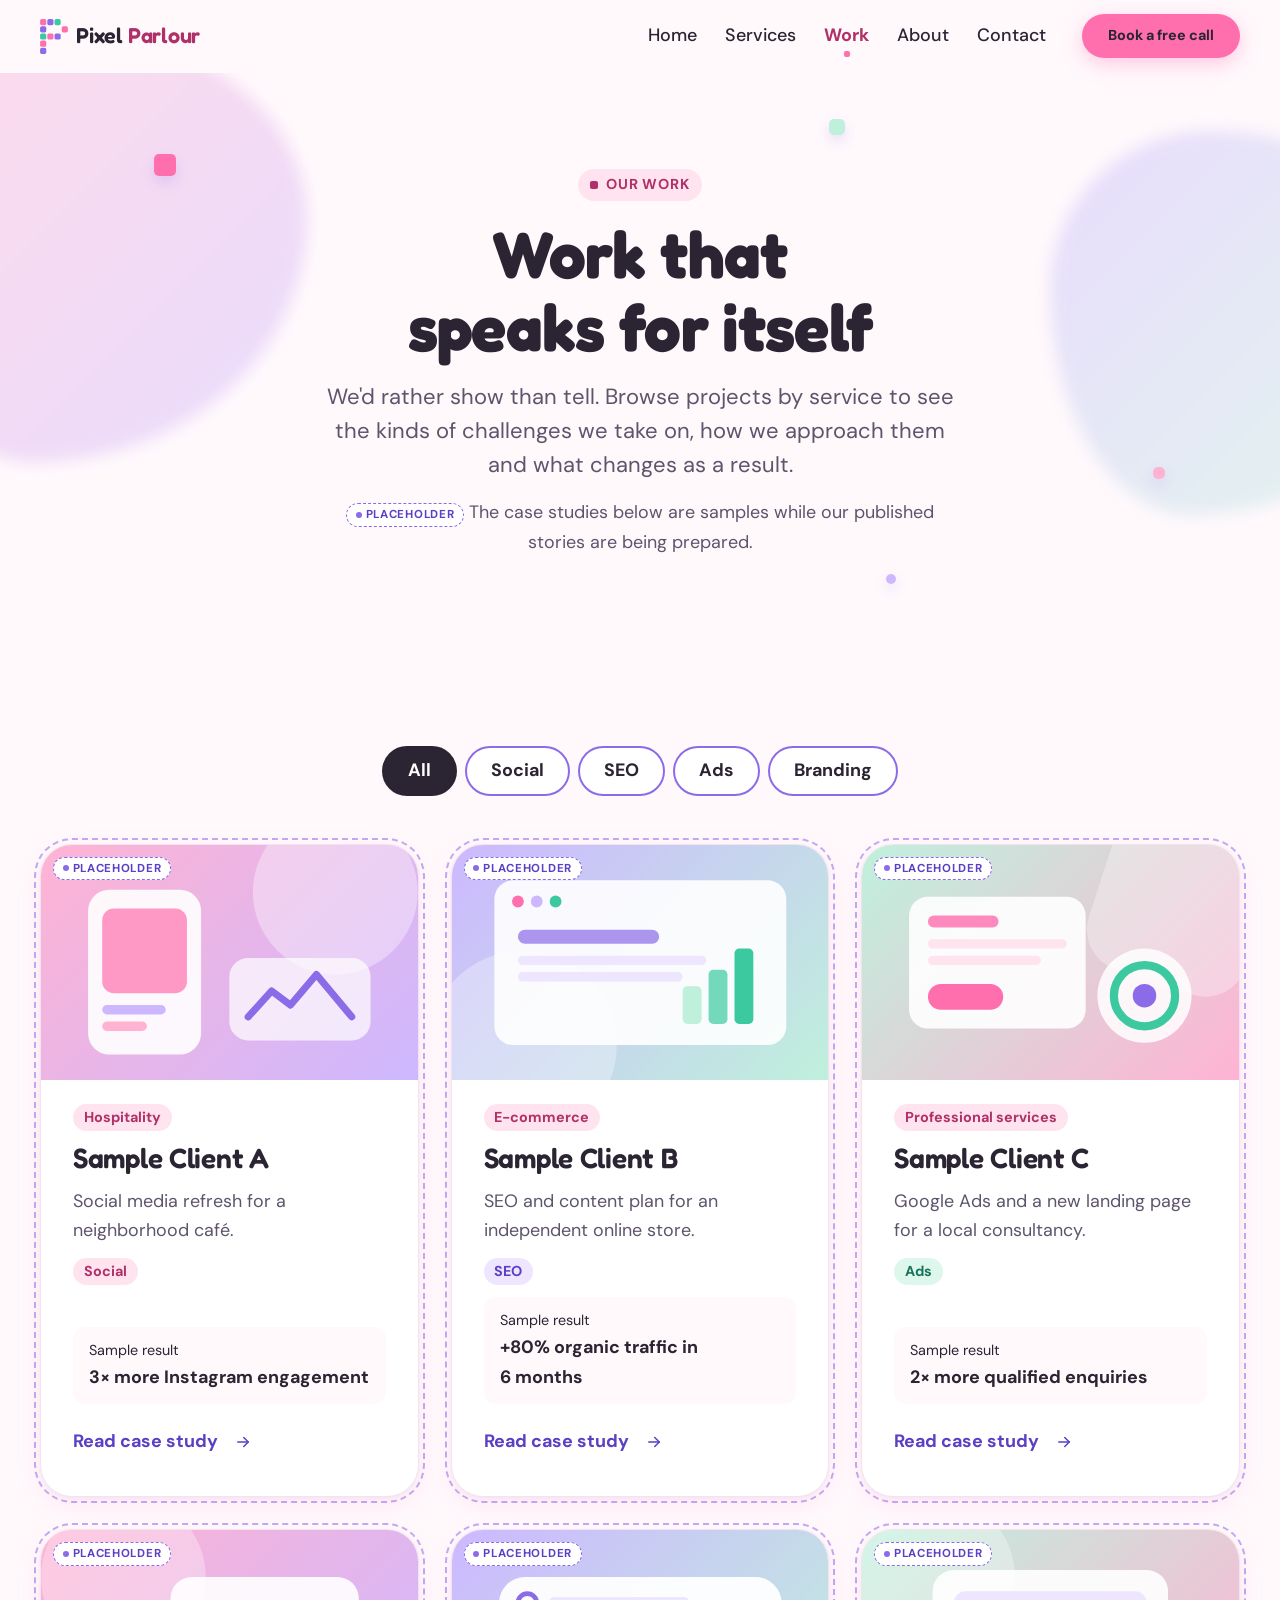
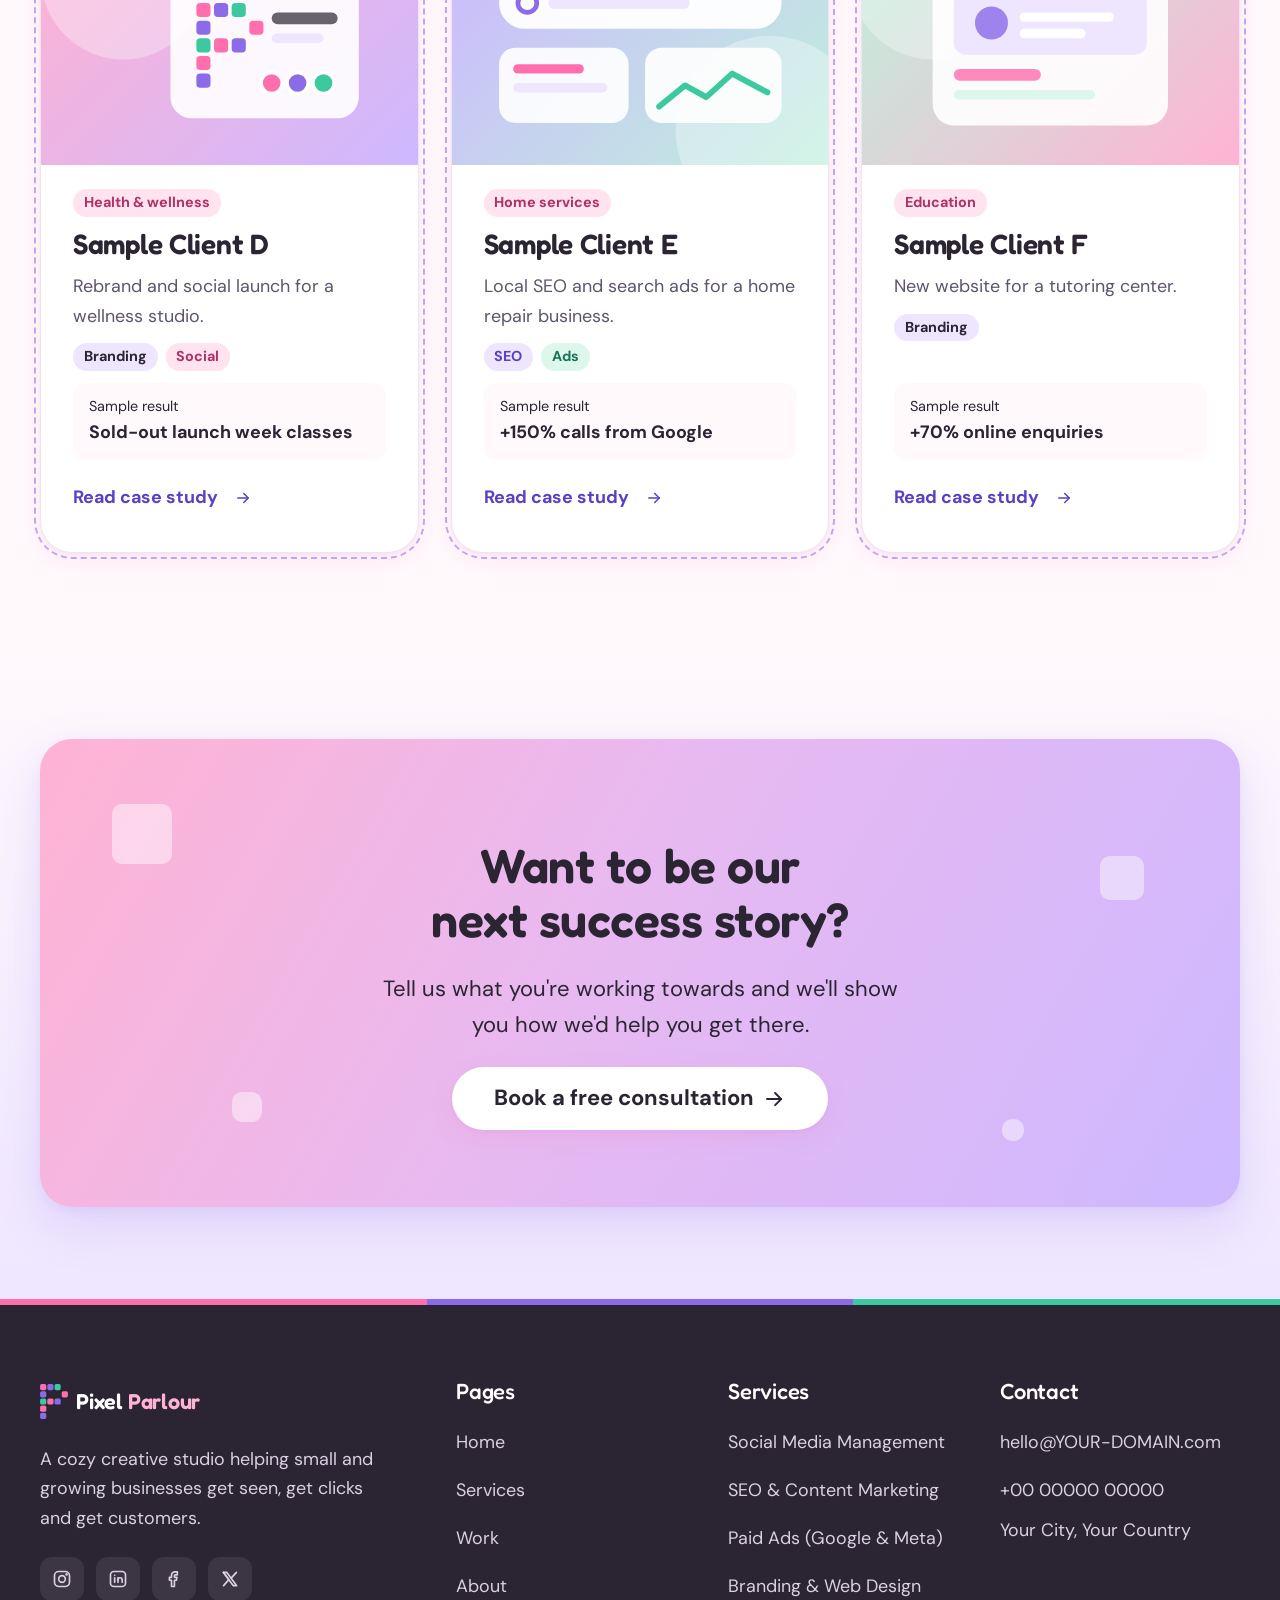
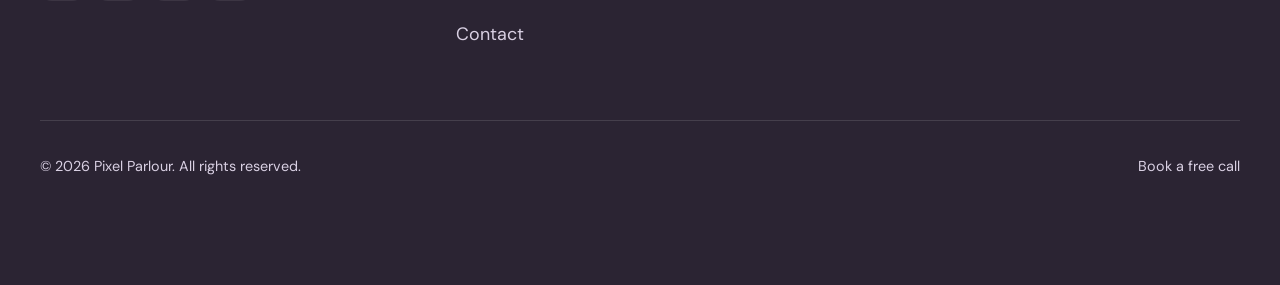
<file: work.html>
<!doctype html>
<html lang="en" class="no-js">
<head>
  <meta charset="utf-8">
  <meta name="viewport" content="width=device-width, initial-scale=1">
  <title>Our Work | Case Studies | Pixel Parlour</title>
  <meta name="description" content="Browse Pixel Parlour case studies by service: social media, SEO, paid ads and branding projects for small and growing businesses.">
  <!-- SITE URL: canonical, og:url and og:image must be ABSOLUTE URLs on the live site.
       Run `python3 scripts/set-site-url.py https://your-real-url/` once (see README) to update every page. -->
  <link rel="canonical" href="https://pixelparlour.online/work.html">
  <meta name="theme-color" content="#FFF9FC">
  <!-- Icons: .ico for older browsers, SVG for modern ones, PNG for iOS home screens -->
  <link rel="icon" href="assets/img/favicon.ico" sizes="any">
  <link rel="icon" href="assets/img/favicon.svg" type="image/svg+xml">
  <link rel="apple-touch-icon" href="assets/img/apple-touch-icon.png">
  <link rel="manifest" href="site.webmanifest">

  <!-- Open Graph / Twitter. The image path is relative while you build; scripts/set-site-url.py
       rewrites it to an absolute URL, which social platforms require. -->
  <meta property="og:type" content="website">
  <meta property="og:site_name" content="Pixel Parlour">
  <meta property="og:title" content="Our Work | Case Studies | Pixel Parlour">
  <meta property="og:description" content="Browse Pixel Parlour case studies by service: social media, SEO, paid ads and branding projects for small and growing businesses.">
  <meta property="og:url" content="https://pixelparlour.online/work.html">
  <meta property="og:image" content="https://pixelparlour.online/assets/img/og-image.png">
  <meta property="og:image:width" content="1200">
  <meta property="og:image:height" content="630">
  <meta property="og:image:alt" content="Pixel Parlour logo on a soft pink, lilac and mint background">
  <meta name="twitter:card" content="summary_large_image">
  <meta name="twitter:title" content="Our Work | Case Studies | Pixel Parlour">
  <meta name="twitter:description" content="Browse Pixel Parlour case studies by service: social media, SEO, paid ads and branding projects for small and growing businesses.">
  <meta name="twitter:image" content="https://pixelparlour.online/assets/img/og-image.png">

  <!-- Swap no-js → js before first paint so reveal animations don't flash. With JS disabled this never
       runs, so <html> keeps "no-js" and all content stays visible. Safety net: if main.js hasn't loaded
       within 3s (blocked/failed), "no-reveal" un-hides any scroll-reveal content. -->
  <script>document.documentElement.className = document.documentElement.className.replace("no-js", "js"); setTimeout(function () { if (!window.PIXEL_PARLOUR_READY) document.documentElement.className += " no-reveal"; }, 3000);</script>

  <!-- Fonts -->
  <link rel="preconnect" href="https://fonts.googleapis.com">
  <link rel="preconnect" href="https://fonts.gstatic.com" crossorigin>
  <link rel="stylesheet" href="https://fonts.googleapis.com/css2?family=DM+Sans:wght@400;500;700&amp;family=Fredoka:wght@500;600;700&amp;display=swap">

  <!-- Styles -->
  <link rel="stylesheet" href="css/tokens.css">
  <link rel="stylesheet" href="css/base.css">
  <link rel="stylesheet" href="css/components.css">
  <link rel="stylesheet" href="css/pages.css">

  <!-- Scripts -->
  <script src="js/config.js" defer></script>
  <script src="js/main.js" defer></script>
  <script src="js/work.js" defer></script>

  <!--
    OPTIONAL ANALYTICS SLOT: nothing is tracked by default and this site sets no cookies.
    If you add analytics later, paste the snippet here. A privacy-friendly, cookie-free tool
    (e.g. Plausible, Fathom, GoatCounter or Cloudflare Web Analytics) avoids needing a cookie
    banner in most regions. Paste the same snippet into every page's <head>. Example (Plausible):
    <script defer data-domain="YOUR-DOMAIN.com" src="https://plausible.io/js/script.js"></script>
  -->
</head>
<body id="top">
  <a class="skip-link" href="#main">Skip to main content</a>

  <!-- ============================== HEADER ============================== -->
  <header class="site-header">
    <div class="container site-header__inner">
      <a class="logo" href="index.html" aria-label="Pixel Parlour home">
        <svg class="logo__mark" viewBox="0 0 27 34" width="28" height="35" aria-hidden="true" focusable="false">
          <rect x="0" y="0" width="6" height="6" rx="1.6" fill="#FF6FAE"/>
          <rect x="7" y="0" width="6" height="6" rx="1.6" fill="#8B6BE8"/>
          <rect x="14" y="0" width="6" height="6" rx="1.6" fill="#3CC9A0"/>
          <rect x="0" y="7" width="6" height="6" rx="1.6" fill="#8B6BE8"/>
          <rect x="21" y="7" width="6" height="6" rx="1.6" fill="#FF6FAE"/>
          <rect x="0" y="14" width="6" height="6" rx="1.6" fill="#3CC9A0"/>
          <rect x="7" y="14" width="6" height="6" rx="1.6" fill="#FF6FAE"/>
          <rect x="14" y="14" width="6" height="6" rx="1.6" fill="#8B6BE8"/>
          <rect x="0" y="21" width="6" height="6" rx="1.6" fill="#FF6FAE"/>
          <rect x="0" y="28" width="6" height="6" rx="1.6" fill="#8B6BE8"/>
        </svg>
        <span>Pixel <span class="logo__accent">Parlour</span></span>
      </a>

      <button class="nav-toggle" type="button" aria-expanded="false" aria-controls="site-nav" aria-label="Open menu">
        <span class="nav-toggle__bars" aria-hidden="true"><span></span><span></span><span></span></span>
      </button>

      <nav class="site-nav" id="site-nav" aria-label="Main">
        <ul class="site-nav__list" role="list">
          <li><a class="site-nav__link" href="index.html">Home</a></li>
          <li><a class="site-nav__link" href="services.html">Services</a></li>
          <li><a class="site-nav__link" href="work.html" aria-current="page">Work</a></li>
          <li><a class="site-nav__link" href="about.html">About</a></li>
          <li><a class="site-nav__link" href="contact.html">Contact</a></li>
        </ul>
        <a class="btn btn--primary btn--sm" href="contact.html">Book a free call</a>
      </nav>
    </div>
  </header>

  <main id="main" tabindex="-1">

    <!-- ============================== HERO ============================== -->
    <section class="page-hero" aria-labelledby="page-title">
      <div class="hero__blobs" aria-hidden="true">
        <span class="blob blob--1"></span>
        <span class="blob blob--2"></span>
        <span class="pixel pixel--1"></span>
        <span class="pixel pixel--4"></span>
        <span class="pixel pixel--5"></span>
        <span class="pixel pixel--6"></span>
      </div>
      <div class="container page-hero__inner">
        <p class="eyebrow">Our work</p>
        <h1 id="page-title">Work that speaks for itself</h1>
        <p class="text-lead">We'd rather show than tell. Browse projects by service to see the kinds of challenges we take on, how we approach them and what changes as a result.</p>
        <p><span class="badge badge--placeholder">Placeholder</span> <span class="text-muted">The case studies below are samples while our published stories are being prepared.</span></p>
      </div>
    </section>

    <!-- ============================== PROJECTS ============================== -->
    <section class="section" aria-labelledby="projects-title">
      <div class="container">
        <h2 class="visually-hidden" id="projects-title">Projects</h2>

        <div class="filter-bar js-only" role="group" aria-label="Filter projects by service" data-filter-bar>
          <button class="filter-btn" type="button" data-filter="all" aria-pressed="true">All</button>
          <button class="filter-btn" type="button" data-filter="social" aria-pressed="false">Social</button>
          <button class="filter-btn" type="button" data-filter="seo" aria-pressed="false">SEO</button>
          <button class="filter-btn" type="button" data-filter="ads" aria-pressed="false">Ads</button>
          <button class="filter-btn" type="button" data-filter="branding" aria-pressed="false">Branding</button>
        </div>
        <p class="visually-hidden" role="status" aria-live="polite" data-filter-status></p>

        <ul class="work-grid" role="list">
          <li data-category="social" class="reveal">
            <article class="work-card" data-placeholder="true">
              <div class="work-card__thumb">
                <svg viewBox="0 0 320 200" preserveAspectRatio="xMidYMid slice" aria-hidden="true" focusable="false"><circle cx="250" cy="40" r="70" fill="#fff" opacity=".35"/><rect x="40" y="38" width="96" height="140" rx="18" fill="#fff" opacity=".9"/><rect x="52" y="54" width="72" height="72" rx="10" fill="#FF6FAE" opacity=".7"/><rect x="52" y="136" width="54" height="8" rx="4" fill="#CDB8FF"/><rect x="52" y="150" width="38" height="8" rx="4" fill="#FFB3D3"/><rect x="160" y="96" width="120" height="70" rx="16" fill="#fff" opacity=".7"/><path d="M176 146l20-22 16 12 22-26 30 36" fill="none" stroke="#8B6BE8" stroke-width="6" stroke-linecap="round" stroke-linejoin="round"/></svg>
                <span class="badge badge--placeholder">Placeholder</span>
              </div>
              <div class="work-card__body">
                <span class="chip chip--pink">Hospitality</span>
                <h3 class="work-card__title">Sample Client A</h3>
                <p class="text-muted">Social media refresh for a neighborhood café.</p>
                <div class="work-card__tags" aria-label="Services"><span class="chip chip--pink">Social</span></div>
                <p class="work-card__result"><span>Sample result</span><strong>3× more Instagram engagement</strong></p>
                <a class="work-card__open" href="#case-a" data-dialog-open="case-a" aria-haspopup="dialog">
                  Read case study<span class="visually-hidden">: Sample Client A</span>
                  <svg viewBox="0 0 24 24" fill="none" stroke="currentColor" stroke-width="2" stroke-linecap="round" stroke-linejoin="round" aria-hidden="true" focusable="false"><path d="M5 12h14"/><path d="m13 6 6 6-6 6"/></svg>
                </a>
              </div>
            </article>
          </li>
          <li data-category="seo" class="reveal reveal--d1">
            <article class="work-card" data-placeholder="true">
              <div class="work-card__thumb work-card__thumb--lilac">
                <svg viewBox="0 0 320 200" preserveAspectRatio="xMidYMid slice" aria-hidden="true" focusable="false"><circle cx="60" cy="170" r="80" fill="#fff" opacity=".3"/><rect x="36" y="30" width="248" height="140" rx="16" fill="#fff" opacity=".9"/><circle cx="56" cy="48" r="5" fill="#FF6FAE"/><circle cx="72" cy="48" r="5" fill="#CDB8FF"/><circle cx="88" cy="48" r="5" fill="#3CC9A0"/><rect x="56" y="72" width="120" height="12" rx="6" fill="#8B6BE8" opacity=".7"/><rect x="56" y="94" width="160" height="8" rx="4" fill="#EEE6FF"/><rect x="56" y="108" width="140" height="8" rx="4" fill="#EEE6FF"/><rect x="196" y="120" width="16" height="32" rx="4" fill="#BFF0DC"/><rect x="218" y="106" width="16" height="46" rx="4" fill="#3CC9A0" opacity=".7"/><rect x="240" y="88" width="16" height="64" rx="4" fill="#3CC9A0"/></svg>
                <span class="badge badge--placeholder">Placeholder</span>
              </div>
              <div class="work-card__body">
                <span class="chip chip--pink">E-commerce</span>
                <h3 class="work-card__title">Sample Client B</h3>
                <p class="text-muted">SEO and content plan for an independent online store.</p>
                <div class="work-card__tags" aria-label="Services"><span class="chip chip--lilac">SEO</span></div>
                <p class="work-card__result"><span>Sample result</span><strong>+80% organic traffic in 6 months</strong></p>
                <a class="work-card__open" href="#case-b" data-dialog-open="case-b" aria-haspopup="dialog">
                  Read case study<span class="visually-hidden">: Sample Client B</span>
                  <svg viewBox="0 0 24 24" fill="none" stroke="currentColor" stroke-width="2" stroke-linecap="round" stroke-linejoin="round" aria-hidden="true" focusable="false"><path d="M5 12h14"/><path d="m13 6 6 6-6 6"/></svg>
                </a>
              </div>
            </article>
          </li>
          <li data-category="ads" class="reveal reveal--d2">
            <article class="work-card" data-placeholder="true">
              <div class="work-card__thumb work-card__thumb--mint">
                <svg viewBox="0 0 320 200" preserveAspectRatio="xMidYMid slice" aria-hidden="true" focusable="false"><rect x="200" y="-20" width="140" height="140" rx="36" fill="#fff" opacity=".3" transform="rotate(18 270 50)"/><rect x="40" y="44" width="150" height="112" rx="16" fill="#fff" opacity=".9"/><rect x="56" y="60" width="60" height="10" rx="5" fill="#FF6FAE" opacity=".8"/><rect x="56" y="80" width="118" height="8" rx="4" fill="#FFE3EF"/><rect x="56" y="94" width="96" height="8" rx="4" fill="#FFE3EF"/><rect x="56" y="118" width="64" height="22" rx="11" fill="#FF6FAE"/><circle cx="240" cy="128" r="40" fill="#fff" opacity=".85"/><circle cx="240" cy="128" r="26" fill="none" stroke="#3CC9A0" stroke-width="7"/><circle cx="240" cy="128" r="10" fill="#8B6BE8"/></svg>
                <span class="badge badge--placeholder">Placeholder</span>
              </div>
              <div class="work-card__body">
                <span class="chip chip--pink">Professional services</span>
                <h3 class="work-card__title">Sample Client C</h3>
                <p class="text-muted">Google Ads and a new landing page for a local consultancy.</p>
                <div class="work-card__tags" aria-label="Services"><span class="chip chip--mint">Ads</span></div>
                <p class="work-card__result"><span>Sample result</span><strong>2× more qualified enquiries</strong></p>
                <a class="work-card__open" href="#case-c" data-dialog-open="case-c" aria-haspopup="dialog">
                  Read case study<span class="visually-hidden">: Sample Client C</span>
                  <svg viewBox="0 0 24 24" fill="none" stroke="currentColor" stroke-width="2" stroke-linecap="round" stroke-linejoin="round" aria-hidden="true" focusable="false"><path d="M5 12h14"/><path d="m13 6 6 6-6 6"/></svg>
                </a>
              </div>
            </article>
          </li>
          <li data-category="branding social" class="reveal">
            <article class="work-card" data-placeholder="true">
              <div class="work-card__thumb">
                <svg viewBox="0 0 320 200" preserveAspectRatio="xMidYMid slice" aria-hidden="true" focusable="false"><circle cx="70" cy="40" r="70" fill="#fff" opacity=".3"/><rect x="110" y="40" width="160" height="120" rx="18" fill="#fff" opacity=".9"/><rect x="132" y="62" width="12" height="12" rx="3.2" fill="#FF6FAE"/><rect x="147" y="62" width="12" height="12" rx="3.2" fill="#8B6BE8"/><rect x="162" y="62" width="12" height="12" rx="3.2" fill="#3CC9A0"/><rect x="132" y="77" width="12" height="12" rx="3.2" fill="#8B6BE8"/><rect x="177" y="77" width="12" height="12" rx="3.2" fill="#FF6FAE"/><rect x="132" y="92" width="12" height="12" rx="3.2" fill="#3CC9A0"/><rect x="147" y="92" width="12" height="12" rx="3.2" fill="#FF6FAE"/><rect x="162" y="92" width="12" height="12" rx="3.2" fill="#8B6BE8"/><rect x="132" y="107" width="12" height="12" rx="3.2" fill="#FF6FAE"/><rect x="132" y="122" width="12" height="12" rx="3.2" fill="#8B6BE8"/><rect x="196" y="70" width="56" height="10" rx="5" fill="#2B2433" opacity=".7"/><rect x="196" y="88" width="44" height="8" rx="4" fill="#EEE6FF"/><g stroke="#fff" stroke-width="3"><circle cx="196" cy="130" r="9" fill="#FF6FAE"/><circle cx="218" cy="130" r="9" fill="#8B6BE8"/><circle cx="240" cy="130" r="9" fill="#3CC9A0"/></g></svg>
                <span class="badge badge--placeholder">Placeholder</span>
              </div>
              <div class="work-card__body">
                <span class="chip chip--pink">Health &amp; wellness</span>
                <h3 class="work-card__title">Sample Client D</h3>
                <p class="text-muted">Rebrand and social launch for a wellness studio.</p>
                <div class="work-card__tags" aria-label="Services"><span class="chip">Branding</span><span class="chip chip--pink">Social</span></div>
                <p class="work-card__result"><span>Sample result</span><strong>Sold-out launch week classes</strong></p>
                <a class="work-card__open" href="#case-d" data-dialog-open="case-d" aria-haspopup="dialog">
                  Read case study<span class="visually-hidden">: Sample Client D</span>
                  <svg viewBox="0 0 24 24" fill="none" stroke="currentColor" stroke-width="2" stroke-linecap="round" stroke-linejoin="round" aria-hidden="true" focusable="false"><path d="M5 12h14"/><path d="m13 6 6 6-6 6"/></svg>
                </a>
              </div>
            </article>
          </li>
          <li data-category="seo ads" class="reveal reveal--d1">
            <article class="work-card" data-placeholder="true">
              <div class="work-card__thumb work-card__thumb--lilac">
                <svg viewBox="0 0 320 200" preserveAspectRatio="xMidYMid slice" aria-hidden="true" focusable="false"><circle cx="270" cy="170" r="80" fill="#fff" opacity=".3"/><rect x="40" y="40" width="240" height="44" rx="22" fill="#fff" opacity=".95"/><circle cx="64" cy="62" r="8" fill="none" stroke="#8B6BE8" stroke-width="4"/><rect x="82" y="57" width="120" height="10" rx="5" fill="#EEE6FF"/><rect x="40" y="100" width="110" height="64" rx="14" fill="#fff" opacity=".9"/><rect x="52" y="114" width="60" height="8" rx="4" fill="#FF6FAE"/><rect x="52" y="130" width="80" height="8" rx="4" fill="#EEE6FF"/><rect x="164" y="100" width="116" height="64" rx="14" fill="#fff" opacity=".9"/><path d="M176 150l22-18 18 10 22-20 30 16" fill="none" stroke="#3CC9A0" stroke-width="5" stroke-linecap="round" stroke-linejoin="round"/></svg>
                <span class="badge badge--placeholder">Placeholder</span>
              </div>
              <div class="work-card__body">
                <span class="chip chip--pink">Home services</span>
                <h3 class="work-card__title">Sample Client E</h3>
                <p class="text-muted">Local SEO and search ads for a home repair business.</p>
                <div class="work-card__tags" aria-label="Services"><span class="chip chip--lilac">SEO</span><span class="chip chip--mint">Ads</span></div>
                <p class="work-card__result"><span>Sample result</span><strong>+150% calls from Google</strong></p>
                <a class="work-card__open" href="#case-e" data-dialog-open="case-e" aria-haspopup="dialog">
                  Read case study<span class="visually-hidden">: Sample Client E</span>
                  <svg viewBox="0 0 24 24" fill="none" stroke="currentColor" stroke-width="2" stroke-linecap="round" stroke-linejoin="round" aria-hidden="true" focusable="false"><path d="M5 12h14"/><path d="m13 6 6 6-6 6"/></svg>
                </a>
              </div>
            </article>
          </li>
          <li data-category="branding" class="reveal reveal--d2">
            <article class="work-card" data-placeholder="true">
              <div class="work-card__thumb work-card__thumb--mint">
                <svg viewBox="0 0 320 200" preserveAspectRatio="xMidYMid slice" aria-hidden="true" focusable="false"><circle cx="60" cy="40" r="70" fill="#fff" opacity=".3"/><rect x="60" y="34" width="200" height="132" rx="18" fill="#fff" opacity=".9"/><rect x="78" y="52" width="164" height="54" rx="10" fill="#EEE6FF"/><circle cx="110" cy="79" r="14" fill="#8B6BE8" opacity=".8"/><rect x="134" y="70" width="80" height="8" rx="4" fill="#fff"/><rect x="134" y="84" width="56" height="8" rx="4" fill="#fff"/><rect x="78" y="118" width="74" height="10" rx="5" fill="#FF6FAE" opacity=".8"/><rect x="78" y="136" width="120" height="8" rx="4" fill="#DDF7EC"/></svg>
                <span class="badge badge--placeholder">Placeholder</span>
              </div>
              <div class="work-card__body">
                <span class="chip chip--pink">Education</span>
                <h3 class="work-card__title">Sample Client F</h3>
                <p class="text-muted">New website for a tutoring center.</p>
                <div class="work-card__tags" aria-label="Services"><span class="chip">Branding</span></div>
                <p class="work-card__result"><span>Sample result</span><strong>+70% online enquiries</strong></p>
                <a class="work-card__open" href="#case-f" data-dialog-open="case-f" aria-haspopup="dialog">
                  Read case study<span class="visually-hidden">: Sample Client F</span>
                  <svg viewBox="0 0 24 24" fill="none" stroke="currentColor" stroke-width="2" stroke-linecap="round" stroke-linejoin="round" aria-hidden="true" focusable="false"><path d="M5 12h14"/><path d="m13 6 6 6-6 6"/></svg>
                </a>
              </div>
            </article>
          </li>
        </ul>

        <div class="empty-state" data-filter-empty hidden>
          <h3>No projects here yet</h3>
          <p class="text-muted">We're busy cooking something up for this category. Check back soon, or <a href="contact.html">tell us about yours</a>.</p>
        </div>
      </div>
    </section>

    <!-- ============================== CTA ============================== -->
    <section class="section section--lilac" aria-labelledby="cta-title">
      <div class="container">
        <div class="cta-banner reveal">
          <span class="cta-banner__deco cta-banner__deco--1" aria-hidden="true"></span>
          <span class="cta-banner__deco cta-banner__deco--2" aria-hidden="true"></span>
          <span class="cta-banner__deco cta-banner__deco--3" aria-hidden="true"></span>
          <span class="cta-banner__deco cta-banner__deco--4" aria-hidden="true"></span>
          <h2 id="cta-title">Want to be our next success story?</h2>
          <p>Tell us what you're working towards and we'll show you how we'd help you get there.</p>
          <a class="btn btn--primary btn--lg" href="contact.html">Book a free consultation
            <svg viewBox="0 0 24 24" fill="none" stroke="currentColor" stroke-width="2" stroke-linecap="round" stroke-linejoin="round" aria-hidden="true" focusable="false"><path d="M5 12h14"/><path d="m13 6 6 6-6 6"/></svg>
          </a>
        </div>
      </div>
    </section>

    <!-- ============================== CASE STUDY DIALOGS (PLACEHOLDERS) ============================== -->
    <dialog class="dialog" id="case-a" aria-labelledby="case-a-title">
      <div class="dialog__inner">
        <div class="dialog__header">
          <div>
            <p class="eyebrow">Case study</p>
            <h2 id="case-a-title">Sample Client A</h2>
          </div>
          <button class="btn-icon dialog__close js-only" type="button" data-dialog-close aria-label="Close case study"><svg viewBox="0 0 24 24" fill="none" stroke="currentColor" stroke-width="2.5" stroke-linecap="round" aria-hidden="true" focusable="false"><path d="M6 6l12 12M18 6 6 18"/></svg></button>
        </div>
        <div class="dialog__body case-study" data-placeholder="true">
          <p><span class="badge badge--placeholder">Placeholder case study</span></p>
          <div class="case-study__meta"><span class="chip chip--pink">Hospitality</span><span class="chip chip--pink">Social</span></div>
          <div class="art-panel case-study__thumb"><svg viewBox="0 0 320 200" preserveAspectRatio="xMidYMid slice" aria-hidden="true" focusable="false"><circle cx="250" cy="40" r="70" fill="#fff" opacity=".35"/><rect x="40" y="38" width="96" height="140" rx="18" fill="#fff" opacity=".9"/><rect x="52" y="54" width="72" height="72" rx="10" fill="#FF6FAE" opacity=".7"/><rect x="52" y="136" width="54" height="8" rx="4" fill="#CDB8FF"/><rect x="52" y="150" width="38" height="8" rx="4" fill="#FFB3D3"/><rect x="160" y="96" width="120" height="70" rx="16" fill="#fff" opacity=".7"/><path d="M176 146l20-22 16 12 22-26 30 36" fill="none" stroke="#8B6BE8" stroke-width="6" stroke-linecap="round" stroke-linejoin="round"/></svg></div>
          <div>
            <h3>The challenge</h3>
            <p>A well-loved local café had great food and a loyal crowd, but its social accounts were quiet and inconsistent. New customers weren't discovering it, and the owners didn't have time to post.</p>
          </div>
          <div>
            <h3>Our approach</h3>
            <p>We built a simple content pillar plan (behind the scenes, menu highlights, regulars' stories), shot a library of content in one afternoon and set up a steady three-posts-a-week rhythm with short Reels and story polls.</p>
          </div>
          <div>
            <h3>The results <span class="badge badge--placeholder">Sample figures</span></h3>
            <ul class="case-results" role="list"><li data-placeholder="true"><strong>3×</strong><span>Instagram engagement (sample)</span></li><li data-placeholder="true"><strong>+120%</strong><span>Profile visits (sample)</span></li><li data-placeholder="true"><strong>2×</strong><span>Weekend bookings (sample)</span></li></ul>
          </div>
          <div class="cluster">
            <a class="btn btn--primary" href="contact.html">Start a similar project</a>
            <button class="btn btn--ghost js-only" type="button" data-dialog-close>Close</button>
          </div>
        </div>
      </div>
    </dialog>
    <dialog class="dialog" id="case-b" aria-labelledby="case-b-title">
      <div class="dialog__inner">
        <div class="dialog__header">
          <div>
            <p class="eyebrow">Case study</p>
            <h2 id="case-b-title">Sample Client B</h2>
          </div>
          <button class="btn-icon dialog__close js-only" type="button" data-dialog-close aria-label="Close case study"><svg viewBox="0 0 24 24" fill="none" stroke="currentColor" stroke-width="2.5" stroke-linecap="round" aria-hidden="true" focusable="false"><path d="M6 6l12 12M18 6 6 18"/></svg></button>
        </div>
        <div class="dialog__body case-study" data-placeholder="true">
          <p><span class="badge badge--placeholder">Placeholder case study</span></p>
          <div class="case-study__meta"><span class="chip chip--pink">E-commerce</span><span class="chip chip--lilac">SEO</span></div>
          <div class="art-panel art-panel--lilac case-study__thumb"><svg viewBox="0 0 320 200" preserveAspectRatio="xMidYMid slice" aria-hidden="true" focusable="false"><circle cx="60" cy="170" r="80" fill="#fff" opacity=".3"/><rect x="36" y="30" width="248" height="140" rx="16" fill="#fff" opacity=".9"/><circle cx="56" cy="48" r="5" fill="#FF6FAE"/><circle cx="72" cy="48" r="5" fill="#CDB8FF"/><circle cx="88" cy="48" r="5" fill="#3CC9A0"/><rect x="56" y="72" width="120" height="12" rx="6" fill="#8B6BE8" opacity=".7"/><rect x="56" y="94" width="160" height="8" rx="4" fill="#EEE6FF"/><rect x="56" y="108" width="140" height="8" rx="4" fill="#EEE6FF"/><rect x="196" y="120" width="16" height="32" rx="4" fill="#BFF0DC"/><rect x="218" y="106" width="16" height="46" rx="4" fill="#3CC9A0" opacity=".7"/><rect x="240" y="88" width="16" height="64" rx="4" fill="#3CC9A0"/></svg></div>
          <div>
            <h3>The challenge</h3>
            <p>An independent online shop was spending heavily on ads to get every visit. Product pages were thin, the site had technical issues, and it barely appeared for the searches its customers were making.</p>
          </div>
          <div>
            <h3>Our approach</h3>
            <p>We fixed crawl and speed issues, rewrote key category and product pages around real search intent, and published a monthly series of helpful buying guides that linked naturally to products.</p>
          </div>
          <div>
            <h3>The results <span class="badge badge--placeholder">Sample figures</span></h3>
            <ul class="case-results" role="list"><li data-placeholder="true"><strong>+80%</strong><span>Organic traffic (sample)</span></li><li data-placeholder="true"><strong>+35%</strong><span>Organic revenue (sample)</span></li><li data-placeholder="true"><strong>40+</strong><span>New page-one keywords (sample)</span></li></ul>
          </div>
          <div class="cluster">
            <a class="btn btn--primary" href="contact.html">Start a similar project</a>
            <button class="btn btn--ghost js-only" type="button" data-dialog-close>Close</button>
          </div>
        </div>
      </div>
    </dialog>
    <dialog class="dialog" id="case-c" aria-labelledby="case-c-title">
      <div class="dialog__inner">
        <div class="dialog__header">
          <div>
            <p class="eyebrow">Case study</p>
            <h2 id="case-c-title">Sample Client C</h2>
          </div>
          <button class="btn-icon dialog__close js-only" type="button" data-dialog-close aria-label="Close case study"><svg viewBox="0 0 24 24" fill="none" stroke="currentColor" stroke-width="2.5" stroke-linecap="round" aria-hidden="true" focusable="false"><path d="M6 6l12 12M18 6 6 18"/></svg></button>
        </div>
        <div class="dialog__body case-study" data-placeholder="true">
          <p><span class="badge badge--placeholder">Placeholder case study</span></p>
          <div class="case-study__meta"><span class="chip chip--pink">Professional services</span><span class="chip chip--mint">Ads</span></div>
          <div class="art-panel art-panel--mint case-study__thumb"><svg viewBox="0 0 320 200" preserveAspectRatio="xMidYMid slice" aria-hidden="true" focusable="false"><rect x="200" y="-20" width="140" height="140" rx="36" fill="#fff" opacity=".3" transform="rotate(18 270 50)"/><rect x="40" y="44" width="150" height="112" rx="16" fill="#fff" opacity=".9"/><rect x="56" y="60" width="60" height="10" rx="5" fill="#FF6FAE" opacity=".8"/><rect x="56" y="80" width="118" height="8" rx="4" fill="#FFE3EF"/><rect x="56" y="94" width="96" height="8" rx="4" fill="#FFE3EF"/><rect x="56" y="118" width="64" height="22" rx="11" fill="#FF6FAE"/><circle cx="240" cy="128" r="40" fill="#fff" opacity=".85"/><circle cx="240" cy="128" r="26" fill="none" stroke="#3CC9A0" stroke-width="7"/><circle cx="240" cy="128" r="10" fill="#8B6BE8"/></svg></div>
          <div>
            <h3>The challenge</h3>
            <p>A local consultancy was running broad Google Ads that brought clicks but very few real enquiries. Sending traffic to the homepage meant visitors weren't sure what to do next.</p>
          </div>
          <div>
            <h3>Our approach</h3>
            <p>We restructured campaigns around high-intent keywords, added negative keywords, set up proper conversion tracking and built a focused landing page with one clear call to action.</p>
          </div>
          <div>
            <h3>The results <span class="badge badge--placeholder">Sample figures</span></h3>
            <ul class="case-results" role="list"><li data-placeholder="true"><strong>2×</strong><span>Qualified enquiries (sample)</span></li><li data-placeholder="true"><strong>−38%</strong><span>Cost per lead (sample)</span></li><li data-placeholder="true"><strong>+60%</strong><span>Landing page conversion (sample)</span></li></ul>
          </div>
          <div class="cluster">
            <a class="btn btn--primary" href="contact.html">Start a similar project</a>
            <button class="btn btn--ghost js-only" type="button" data-dialog-close>Close</button>
          </div>
        </div>
      </div>
    </dialog>
    <dialog class="dialog" id="case-d" aria-labelledby="case-d-title">
      <div class="dialog__inner">
        <div class="dialog__header">
          <div>
            <p class="eyebrow">Case study</p>
            <h2 id="case-d-title">Sample Client D</h2>
          </div>
          <button class="btn-icon dialog__close js-only" type="button" data-dialog-close aria-label="Close case study"><svg viewBox="0 0 24 24" fill="none" stroke="currentColor" stroke-width="2.5" stroke-linecap="round" aria-hidden="true" focusable="false"><path d="M6 6l12 12M18 6 6 18"/></svg></button>
        </div>
        <div class="dialog__body case-study" data-placeholder="true">
          <p><span class="badge badge--placeholder">Placeholder case study</span></p>
          <div class="case-study__meta"><span class="chip chip--pink">Health &amp; wellness</span><span class="chip">Branding</span><span class="chip chip--pink">Social</span></div>
          <div class="art-panel case-study__thumb"><svg viewBox="0 0 320 200" preserveAspectRatio="xMidYMid slice" aria-hidden="true" focusable="false"><circle cx="70" cy="40" r="70" fill="#fff" opacity=".3"/><rect x="110" y="40" width="160" height="120" rx="18" fill="#fff" opacity=".9"/><rect x="132" y="62" width="12" height="12" rx="3.2" fill="#FF6FAE"/><rect x="147" y="62" width="12" height="12" rx="3.2" fill="#8B6BE8"/><rect x="162" y="62" width="12" height="12" rx="3.2" fill="#3CC9A0"/><rect x="132" y="77" width="12" height="12" rx="3.2" fill="#8B6BE8"/><rect x="177" y="77" width="12" height="12" rx="3.2" fill="#FF6FAE"/><rect x="132" y="92" width="12" height="12" rx="3.2" fill="#3CC9A0"/><rect x="147" y="92" width="12" height="12" rx="3.2" fill="#FF6FAE"/><rect x="162" y="92" width="12" height="12" rx="3.2" fill="#8B6BE8"/><rect x="132" y="107" width="12" height="12" rx="3.2" fill="#FF6FAE"/><rect x="132" y="122" width="12" height="12" rx="3.2" fill="#8B6BE8"/><rect x="196" y="70" width="56" height="10" rx="5" fill="#2B2433" opacity=".7"/><rect x="196" y="88" width="44" height="8" rx="4" fill="#EEE6FF"/><g stroke="#fff" stroke-width="3"><circle cx="196" cy="130" r="9" fill="#FF6FAE"/><circle cx="218" cy="130" r="9" fill="#8B6BE8"/><circle cx="240" cy="130" r="9" fill="#3CC9A0"/></g></svg></div>
          <div>
            <h3>The challenge</h3>
            <p>A boutique wellness studio offered a calm, premium experience, but its logo, colors and social feed felt dated and generic, which made it hard to attract its ideal clients.</p>
          </div>
          <div>
            <h3>Our approach</h3>
            <p>We ran a brand workshop, created a fresh identity with a soft, welcoming palette, designed social templates and planned a four-week launch campaign announcing the new look.</p>
          </div>
          <div>
            <h3>The results <span class="badge badge--placeholder">Sample figures</span></h3>
            <ul class="case-results" role="list"><li data-placeholder="true"><strong>100%</strong><span>Launch week capacity (sample)</span></li><li data-placeholder="true"><strong>+90%</strong><span>New followers (sample)</span></li><li data-placeholder="true"><strong>4.9★</strong><span>Average review rating (sample)</span></li></ul>
          </div>
          <div class="cluster">
            <a class="btn btn--primary" href="contact.html">Start a similar project</a>
            <button class="btn btn--ghost js-only" type="button" data-dialog-close>Close</button>
          </div>
        </div>
      </div>
    </dialog>
    <dialog class="dialog" id="case-e" aria-labelledby="case-e-title">
      <div class="dialog__inner">
        <div class="dialog__header">
          <div>
            <p class="eyebrow">Case study</p>
            <h2 id="case-e-title">Sample Client E</h2>
          </div>
          <button class="btn-icon dialog__close js-only" type="button" data-dialog-close aria-label="Close case study"><svg viewBox="0 0 24 24" fill="none" stroke="currentColor" stroke-width="2.5" stroke-linecap="round" aria-hidden="true" focusable="false"><path d="M6 6l12 12M18 6 6 18"/></svg></button>
        </div>
        <div class="dialog__body case-study" data-placeholder="true">
          <p><span class="badge badge--placeholder">Placeholder case study</span></p>
          <div class="case-study__meta"><span class="chip chip--pink">Home services</span><span class="chip chip--lilac">SEO</span><span class="chip chip--mint">Ads</span></div>
          <div class="art-panel art-panel--lilac case-study__thumb"><svg viewBox="0 0 320 200" preserveAspectRatio="xMidYMid slice" aria-hidden="true" focusable="false"><circle cx="270" cy="170" r="80" fill="#fff" opacity=".3"/><rect x="40" y="40" width="240" height="44" rx="22" fill="#fff" opacity=".95"/><circle cx="64" cy="62" r="8" fill="none" stroke="#8B6BE8" stroke-width="4"/><rect x="82" y="57" width="120" height="10" rx="5" fill="#EEE6FF"/><rect x="40" y="100" width="110" height="64" rx="14" fill="#fff" opacity=".9"/><rect x="52" y="114" width="60" height="8" rx="4" fill="#FF6FAE"/><rect x="52" y="130" width="80" height="8" rx="4" fill="#EEE6FF"/><rect x="164" y="100" width="116" height="64" rx="14" fill="#fff" opacity=".9"/><path d="M176 150l22-18 18 10 22-20 30 16" fill="none" stroke="#3CC9A0" stroke-width="5" stroke-linecap="round" stroke-linejoin="round"/></svg></div>
          <div>
            <h3>The challenge</h3>
            <p>A family-run home repair business relied on word of mouth and was invisible on Google Maps, while competitors took most of the local search traffic.</p>
          </div>
          <div>
            <h3>Our approach</h3>
            <p>We optimized their Google Business Profile, built location pages, encouraged happy customers to leave reviews and ran tightly targeted local search ads during busy hours.</p>
          </div>
          <div>
            <h3>The results <span class="badge badge--placeholder">Sample figures</span></h3>
            <ul class="case-results" role="list"><li data-placeholder="true"><strong>+150%</strong><span>Calls from Google (sample)</span></li><li data-placeholder="true"><strong>Top 3</strong><span>Map pack rankings (sample)</span></li><li data-placeholder="true"><strong>+45%</strong><span>Booked jobs (sample)</span></li></ul>
          </div>
          <div class="cluster">
            <a class="btn btn--primary" href="contact.html">Start a similar project</a>
            <button class="btn btn--ghost js-only" type="button" data-dialog-close>Close</button>
          </div>
        </div>
      </div>
    </dialog>
    <dialog class="dialog" id="case-f" aria-labelledby="case-f-title">
      <div class="dialog__inner">
        <div class="dialog__header">
          <div>
            <p class="eyebrow">Case study</p>
            <h2 id="case-f-title">Sample Client F</h2>
          </div>
          <button class="btn-icon dialog__close js-only" type="button" data-dialog-close aria-label="Close case study"><svg viewBox="0 0 24 24" fill="none" stroke="currentColor" stroke-width="2.5" stroke-linecap="round" aria-hidden="true" focusable="false"><path d="M6 6l12 12M18 6 6 18"/></svg></button>
        </div>
        <div class="dialog__body case-study" data-placeholder="true">
          <p><span class="badge badge--placeholder">Placeholder case study</span></p>
          <div class="case-study__meta"><span class="chip chip--pink">Education</span><span class="chip">Branding</span></div>
          <div class="art-panel art-panel--mint case-study__thumb"><svg viewBox="0 0 320 200" preserveAspectRatio="xMidYMid slice" aria-hidden="true" focusable="false"><circle cx="60" cy="40" r="70" fill="#fff" opacity=".3"/><rect x="60" y="34" width="200" height="132" rx="18" fill="#fff" opacity=".9"/><rect x="78" y="52" width="164" height="54" rx="10" fill="#EEE6FF"/><circle cx="110" cy="79" r="14" fill="#8B6BE8" opacity=".8"/><rect x="134" y="70" width="80" height="8" rx="4" fill="#fff"/><rect x="134" y="84" width="56" height="8" rx="4" fill="#fff"/><rect x="78" y="118" width="74" height="10" rx="5" fill="#FF6FAE" opacity=".8"/><rect x="78" y="136" width="120" height="8" rx="4" fill="#DDF7EC"/></svg></div>
          <div>
            <h3>The challenge</h3>
            <p>A tutoring center's old website was slow, hard to use on phones and buried its booking information, so parents often gave up before getting in touch.</p>
          </div>
          <div>
            <h3>Our approach</h3>
            <p>We mapped the parent journey, wrote clear and reassuring copy, and designed a fast, mobile-first website with simple course pages and a short enquiry form on every page.</p>
          </div>
          <div>
            <h3>The results <span class="badge badge--placeholder">Sample figures</span></h3>
            <ul class="case-results" role="list"><li data-placeholder="true"><strong>+70%</strong><span>Online enquiries (sample)</span></li><li data-placeholder="true"><strong>2.5×</strong><span>Faster load time (sample)</span></li><li data-placeholder="true"><strong>−40%</strong><span>Bounce rate (sample)</span></li></ul>
          </div>
          <div class="cluster">
            <a class="btn btn--primary" href="contact.html">Start a similar project</a>
            <button class="btn btn--ghost js-only" type="button" data-dialog-close>Close</button>
          </div>
        </div>
      </div>
    </dialog>

  </main>

  <!-- ============================== FOOTER ============================== -->
  <footer class="site-footer">
    <div class="container">
      <div class="site-footer__grid">
        <div class="site-footer__brand">
          <a class="logo" href="index.html" aria-label="Pixel Parlour home">
            <svg class="logo__mark" viewBox="0 0 27 34" width="28" height="35" aria-hidden="true" focusable="false">
              <rect x="0" y="0" width="6" height="6" rx="1.6" fill="#FF6FAE"/>
              <rect x="7" y="0" width="6" height="6" rx="1.6" fill="#8B6BE8"/>
              <rect x="14" y="0" width="6" height="6" rx="1.6" fill="#3CC9A0"/>
              <rect x="0" y="7" width="6" height="6" rx="1.6" fill="#8B6BE8"/>
              <rect x="21" y="7" width="6" height="6" rx="1.6" fill="#FF6FAE"/>
              <rect x="0" y="14" width="6" height="6" rx="1.6" fill="#3CC9A0"/>
              <rect x="7" y="14" width="6" height="6" rx="1.6" fill="#FF6FAE"/>
              <rect x="14" y="14" width="6" height="6" rx="1.6" fill="#8B6BE8"/>
              <rect x="0" y="21" width="6" height="6" rx="1.6" fill="#FF6FAE"/>
              <rect x="0" y="28" width="6" height="6" rx="1.6" fill="#8B6BE8"/>
            </svg>
            <span>Pixel <span class="logo__accent">Parlour</span></span>
          </a>
          <p class="site-footer__tagline">A cozy creative studio helping small and growing businesses get seen, get clicks and get customers.</p>
          <ul class="social" role="list">
            <li>
              <a class="social__link" href="#" data-config="instagram" aria-label="Pixel Parlour on Instagram">
                <svg viewBox="0 0 24 24" fill="none" stroke="currentColor" stroke-width="2" stroke-linecap="round" stroke-linejoin="round" aria-hidden="true" focusable="false"><rect x="3" y="3" width="18" height="18" rx="5"/><circle cx="12" cy="12" r="4"/><circle cx="17.5" cy="6.5" r="0.6" fill="currentColor"/></svg>
              </a>
            </li>
            <li>
              <a class="social__link" href="#" data-config="linkedin" aria-label="Pixel Parlour on LinkedIn">
                <svg viewBox="0 0 24 24" fill="none" stroke="currentColor" stroke-width="2" stroke-linecap="round" stroke-linejoin="round" aria-hidden="true" focusable="false"><rect x="3" y="3" width="18" height="18" rx="4"/><path d="M8 10.5V16"/><path d="M8 7.6v.01"/><path d="M12 16v-5.5"/><path d="M12 13a2.5 2.5 0 0 1 5 0v3"/></svg>
              </a>
            </li>
            <li>
              <a class="social__link" href="#" data-config="facebook" aria-label="Pixel Parlour on Facebook">
                <svg viewBox="0 0 24 24" fill="none" stroke="currentColor" stroke-width="2" stroke-linecap="round" stroke-linejoin="round" aria-hidden="true" focusable="false"><path d="M15 3.5h-2a4 4 0 0 0-4 4V10H6.5v3.5H9V21h3.5v-7.5H15l.5-3.5h-3V8a1 1 0 0 1 1-1H16V3.5z"/></svg>
              </a>
            </li>
            <li>
              <a class="social__link" href="#" data-config="x" aria-label="Pixel Parlour on X">
                <svg viewBox="0 0 24 24" fill="none" stroke="currentColor" stroke-width="2" stroke-linecap="round" stroke-linejoin="round" aria-hidden="true" focusable="false"><path d="M4 4l6.6 8.8L4.3 20"/><path d="M4 4h4l12 16h-4z"/><path d="M19.7 4l-6.3 6.9"/></svg>
              </a>
            </li>
          </ul>
        </div>

        <nav aria-label="Footer pages">
          <h2 class="site-footer__heading">Pages</h2>
          <ul class="site-footer__list" role="list">
            <li><a href="index.html">Home</a></li>
            <li><a href="services.html">Services</a></li>
            <li><a href="work.html">Work</a></li>
            <li><a href="about.html">About</a></li>
            <li><a href="contact.html">Contact</a></li>
          </ul>
        </nav>

        <nav aria-label="Footer services">
          <h2 class="site-footer__heading">Services</h2>
          <ul class="site-footer__list" role="list">
            <li><a href="services.html#social">Social Media Management</a></li>
            <li><a href="services.html#seo">SEO &amp; Content Marketing</a></li>
            <li><a href="services.html#ads">Paid Ads (Google &amp; Meta)</a></li>
            <li><a href="services.html#branding">Branding &amp; Web Design</a></li>
          </ul>
        </nav>

        <div>
          <h2 class="site-footer__heading">Contact</h2>
          <ul class="site-footer__list" role="list">
            <li><a href="mailto:hello@YOUR-DOMAIN.com" data-config="email">hello@YOUR-DOMAIN.com</a></li>
            <li><a href="tel:+000000000000" data-config="phone">+00 00000 00000</a></li>
            <li hidden data-config-show="whatsapp"><a href="#" data-config="whatsapp" data-config-attr="href">Chat on WhatsApp</a></li>
            <li><span data-config="location">Your City, Your Country</span></li>
          </ul>
        </div>
      </div>

      <div class="site-footer__bottom">
        <p>&copy; <span data-year>2026</span> Pixel Parlour. All rights reserved.</p>
        <p><a href="contact.html">Book a free call</a></p>
      </div>
    </div>

    <a class="back-to-top js-only" href="#top" aria-label="Back to top">
      <svg viewBox="0 0 24 24" fill="none" stroke="currentColor" stroke-width="2.5" stroke-linecap="round" stroke-linejoin="round" aria-hidden="true" focusable="false"><path d="M12 19V5"/><path d="m5 12 7-7 7 7"/></svg>
    </a>
  </footer>
</body>
</html>
</file>
<file: css/tokens.css>
/* ==========================================================================
   Pixel Parlour — Design tokens
   Only CSS custom properties live here. Change the brand from one place.
   ========================================================================== */

:root {
  /* ---------- Colour: neutrals ---------- */
  --color-bg: #FFF9FC;            /* soft warm off-white */
  --color-surface: #FFFFFF;
  --color-text: #2B2433;          /* deep plum-charcoal */
  --color-text-muted: #5E546C;    /* 6.6:1 on bg; was #6B6178, darkened so it still passes AA over hero blobs (≥4.7:1) */
  --color-border: #F0E4EE;
  --color-plum: #2B2433;          /* footer / dark surfaces */
  --color-on-plum: #FFFFFF;
  --color-on-plum-muted: #D9D0E3; /* 10:1 on plum */

  /* ---------- Colour: brand ---------- */
  --color-pink-100: #FFE3EF;
  --color-pink-300: #FFB3D3;
  --color-pink-400: #FF8DBF;      /* CTA hover (7.0:1 with dark text) */
  --color-pink-500: #FF6FAE;      /* primary accent / CTA background */
  --color-pink-700: #B0306A;      /* pink text on light bgs (5:1+) */

  --color-lilac-100: #EEE6FF;
  --color-lilac-300: #CDB8FF;
  --color-lilac-500: #8B6BE8;     /* decorative / large text only */
  --color-lilac-700: #5B3FC4;     /* lilac text on light bgs (5.9:1+) */

  --color-mint-100: #DDF7EC;
  --color-mint-300: #BFF0DC;
  --color-mint-500: #3CC9A0;      /* decorative only */
  --color-mint-700: #17745A;      /* mint text on light bgs (5:1+) */

  /* CTA: pink-500 bg + dark text = 5.80:1 (WCAG AA). White text fails (2.58:1). */
  --color-cta-bg: var(--color-pink-500);
  --color-cta-bg-hover: var(--color-pink-400);
  --color-cta-text: var(--color-text);

  --color-focus: var(--color-lilac-700);

  /* Forms */
  --color-input-border: #8F829F;  /* 3.58:1 on white (WCAG 1.4.11 non-text contrast) */
  --color-error: var(--color-pink-700);
  --color-success: var(--color-mint-700);

  /* ---------- Gradients ---------- */
  --gradient-pink-lilac: linear-gradient(135deg, var(--color-pink-300) 0%, var(--color-lilac-300) 100%);
  --gradient-lilac-mint: linear-gradient(135deg, var(--color-lilac-300) 0%, var(--color-mint-300) 100%);
  --gradient-mint-pink: linear-gradient(135deg, var(--color-mint-300) 0%, var(--color-pink-300) 100%);
  --gradient-soft: linear-gradient(180deg, var(--color-bg) 0%, var(--color-pink-100) 100%);
  --gradient-cta: linear-gradient(120deg, var(--color-pink-300) 0%, #E8B9F0 45%, var(--color-lilac-300) 100%);

  /* ---------- Typography ---------- */
  --font-heading: "Fredoka", "Trebuchet MS", system-ui, sans-serif;
  --font-body: "DM Sans", system-ui, -apple-system, "Segoe UI", Roboto, sans-serif;

  /* Fluid type scale (≈ 320px → 1440px) */
  --step--1: clamp(0.83rem, 0.8rem + 0.15vw, 0.9rem);
  --step-0: clamp(1rem, 0.96rem + 0.2vw, 1.125rem);
  --step-1: clamp(1.15rem, 1.07rem + 0.4vw, 1.375rem);
  --step-2: clamp(1.35rem, 1.2rem + 0.7vw, 1.75rem);
  --step-3: clamp(1.6rem, 1.38rem + 1.1vw, 2.3rem);
  --step-4: clamp(1.95rem, 1.6rem + 1.8vw, 3rem);
  --step-5: clamp(2.3rem, 1.7rem + 3vw, 4.25rem);

  --leading-tight: 1.12;
  --leading-snug: 1.3;
  --leading-body: 1.65;

  /* ---------- Spacing (8px scale) ---------- */
  --space-1: 0.25rem;  /*  4px */
  --space-2: 0.5rem;   /*  8px */
  --space-3: 0.75rem;  /* 12px */
  --space-4: 1rem;     /* 16px */
  --space-5: 1.5rem;   /* 24px */
  --space-6: 2rem;     /* 32px */
  --space-7: 2.5rem;   /* 40px */
  --space-8: 3rem;     /* 48px */
  --space-9: 4rem;     /* 64px */
  --space-10: 5rem;    /* 80px */
  --space-11: 6rem;    /* 96px */

  --section-pad: clamp(var(--space-9), 6vw + 1rem, var(--space-11));

  /* ---------- Layout ---------- */
  --container-max: 1200px;
  --container-pad: clamp(1rem, 4vw, 2rem);
  --header-height: 72px;

  /* ---------- Shape ---------- */
  --radius-xs: 8px;
  --radius-sm: 12px;
  --radius-md: 20px;
  --radius-lg: 32px;
  --radius-pill: 999px;

  /* ---------- Shadows (soft, colour-tinted, layered) ---------- */
  --shadow-sm: 0 1px 2px rgba(139, 107, 232, 0.08), 0 2px 6px rgba(255, 111, 174, 0.06);
  --shadow-md: 0 2px 4px rgba(139, 107, 232, 0.06), 0 8px 24px rgba(255, 111, 174, 0.12);
  --shadow-lg: 0 4px 8px rgba(139, 107, 232, 0.08), 0 18px 48px rgba(139, 107, 232, 0.18);
  --shadow-pink: 0 6px 20px rgba(255, 111, 174, 0.35);
  --shadow-header: 0 6px 24px rgba(139, 107, 232, 0.12);

  /* ---------- Motion ---------- */
  --ease-out: cubic-bezier(0.22, 1, 0.36, 1);
  --ease-bounce: cubic-bezier(0.34, 1.56, 0.64, 1);
  --duration-fast: 160ms;
  --duration-base: 280ms;
  --duration-slow: 700ms;

  /* ---------- Layers ---------- */
  --z-base: 1;
  --z-header: 100;
  --z-skip: 1000;
}
</file>
<file: css/base.css>
/* ==========================================================================
   Pixel Parlour — Base: reset, typography, layout utilities
   ========================================================================== */

/* ---------- Modern reset ---------- */
*,
*::before,
*::after {
  box-sizing: border-box;
}

* {
  margin: 0;
}

html {
  -webkit-text-size-adjust: 100%;
  text-size-adjust: 100%;
}

/* Smooth in-page scrolling is switched on by main.js only AFTER the page has loaded.
   Setting it on <html> from the start makes Chrome abandon the jump to a #fragment
   when arriving from another page (e.g. services.html#ads), leaving you at the top. */
@media (prefers-reduced-motion: no-preference) {
  html.smooth-scroll {
    scroll-behavior: smooth;
  }
}

/* Anchor targets land below the sticky header instead of underneath it */
[id] {
  scroll-margin-top: calc(var(--header-height) + var(--space-4));
}

body {
  min-height: 100vh;
  font-family: var(--font-body);
  font-size: var(--step-0);
  line-height: var(--leading-body);
  color: var(--color-text);
  background-color: var(--color-bg);
  -webkit-font-smoothing: antialiased;
  -moz-osx-font-smoothing: grayscale;
  overflow-x: clip; /* guard against decorative overflow; does not break position: sticky */
  animation: page-in 380ms var(--ease-out) both; /* subtle load fade (CSS-only, so it never depends on JS) */
}

@keyframes page-in {
  from { opacity: 0; }
}

img,
svg,
video,
picture {
  display: block;
  max-width: 100%;
}

img {
  height: auto;
}

input,
button,
textarea,
select {
  font: inherit;
  color: inherit;
}

button {
  cursor: pointer;
}

ul[role="list"],
ol[role="list"] {
  list-style: none;
  padding: 0;
}

p,
h1,
h2,
h3,
h4,
h5,
h6,
li,
blockquote {
  overflow-wrap: break-word;
}

/* ---------- Typography ---------- */
h1,
h2,
h3,
h4,
h5,
h6 {
  font-family: var(--font-heading);
  font-weight: 600;
  line-height: var(--leading-tight);
  letter-spacing: -0.01em;
  text-wrap: balance;
}

h1 { font-size: var(--step-5); font-weight: 700; }
h2 { font-size: var(--step-4); }
h3 { font-size: var(--step-2); }
h4 { font-size: var(--step-1); }
h5 { font-size: var(--step-0); }
h6 { font-size: var(--step--1); text-transform: uppercase; letter-spacing: 0.08em; }

p {
  text-wrap: pretty;
}

small {
  font-size: var(--step--1);
}

.text-muted {
  color: var(--color-text-muted);
}

.text-lead {
  font-size: var(--step-1);
  line-height: 1.55;
  color: var(--color-text-muted);
}

a {
  color: var(--color-lilac-700);
  text-decoration-thickness: 0.08em;
  text-underline-offset: 0.18em;
  transition: color var(--duration-fast) ease;
}

a:hover {
  color: var(--color-pink-700);
}

strong {
  font-weight: 700;
}

::selection {
  background: var(--color-pink-300);
  color: var(--color-text);
}

/* ---------- Focus: visible on every interactive element ---------- */
:focus-visible {
  outline: 3px solid var(--color-focus);
  outline-offset: 3px;
  border-radius: 4px;
}

/* Skip-link target: focusable but no outline on the whole page */
main:focus {
  outline: none;
}

/* ---------- Skip link ---------- */
.skip-link {
  position: absolute;
  top: var(--space-3);
  left: var(--space-3);
  z-index: var(--z-skip);
  padding: var(--space-3) var(--space-5);
  font-weight: 700;
  color: var(--color-text);
  background: var(--color-surface);
  border: 2px solid var(--color-lilac-700);
  border-radius: var(--radius-pill);
  box-shadow: var(--shadow-md);
  transform: translateY(-200%);
  transition: transform var(--duration-base) var(--ease-out);
}

.skip-link:focus,
.skip-link:focus-visible {
  transform: translateY(0);
}

/* ---------- Layout utilities ---------- */
.container {
  width: 100%;
  max-width: calc(var(--container-max) + var(--container-pad) * 2);
  margin-inline: auto;
  padding-inline: var(--container-pad);
}

.section {
  position: relative;
  padding-block: var(--section-pad);
}

.section--tint {
  background: var(--gradient-soft);
}

.section--lilac {
  background: linear-gradient(180deg, var(--color-bg) 0%, var(--color-lilac-100) 100%);
}

.cluster {
  display: flex;
  flex-wrap: wrap;
  align-items: center;
  gap: var(--cluster-gap, var(--space-4));
}

.visually-hidden {
  position: absolute !important;
  width: 1px !important;
  height: 1px !important;
  padding: 0 !important;
  margin: -1px !important;
  overflow: hidden !important;
  clip: rect(0, 0, 0, 0) !important;
  white-space: nowrap !important;
  border: 0 !important;
}

/* The hidden attribute always wins, even over component display rules */
[hidden] {
  display: none !important;
}

/* Elements that only make sense when JavaScript is running */
.no-js .js-only {
  display: none !important;
}

/* ---------- Scroll reveal ----------
   Content is only hidden when <html> has the "js" class (added by the tiny inline
   script in <head>), so with JavaScript off everything is visible. If JS is on but
   main.js fails to load, the inline script adds "no-reveal" after 3s as a safety net. */
.js .reveal {
  opacity: 0;
  transform: translateY(24px);
  transition:
    opacity var(--duration-slow) var(--ease-out),
    transform var(--duration-slow) var(--ease-out);
  transition-delay: var(--reveal-delay, 0ms);
}

/* Stagger helpers (avoid inline styles) */
.reveal--d1 { --reveal-delay: 90ms; }
.reveal--d2 { --reveal-delay: 180ms; }
.reveal--d3 { --reveal-delay: 270ms; }

.js .reveal.is-visible,
.no-reveal .reveal {
  opacity: 1;
  transform: none;
}

/* ---------- Placeholder spotting ----------
   Every stand-in element gets a dashed outline so it is easy to find.
   Remove this block (and the data-placeholder attributes) once real content is in. */
[data-placeholder="true"] {
  outline: 2px dashed rgba(139, 107, 232, 0.55);
  outline-offset: 4px;
}

/* ---------- Reduced motion: switch every animation off ---------- */
@media (prefers-reduced-motion: reduce) {
  *,
  *::before,
  *::after {
    animation-duration: 0.01ms !important;
    animation-iteration-count: 1 !important;
    transition-duration: 0.01ms !important;
    transition-delay: 0ms !important;
    scroll-behavior: auto !important;
  }

  .js .reveal {
    opacity: 1;
    transform: none;
  }
}

/* ---------- Print ----------
   Clean, ink-friendly output: no navigation, decoration or interactive chrome. */
@media print {
  *,
  *::before,
  *::after {
    background: transparent !important;
    box-shadow: none !important;
    text-shadow: none !important;
    animation: none !important;
    transition: none !important;
  }

  body {
    color: #000;
    font-size: 11pt;
  }

  .skip-link,
  .site-nav,
  .nav-toggle,
  .hero__blobs,
  .cta-banner__deco,
  .back-to-top,
  .carousel__controls,
  .filter-bar,
  .social,
  .work-card__open,
  .badge--placeholder,
  .art-panel,
  .work-card__thumb,
  form .btn,
  dialog {
    display: none !important;
  }

  .site-header {
    position: static;
    border-bottom: 1px solid #ccc;
  }

  .reveal {
    opacity: 1 !important;
    transform: none !important;
  }

  [data-placeholder="true"] {
    outline: none;
  }

  .section,
  .page-hero,
  .hero {
    padding-block: 1.5rem;
  }

  .card,
  .work-card,
  .testimonial,
  .accordion__item,
  .tier,
  .feature,
  .process__step {
    border: 1px solid #ccc;
    break-inside: avoid;
  }

  /* carousel: print all slides stacked instead of a clipped scroller */
  .carousel__track {
    display: block;
    overflow: visible;
  }

  .carousel__slide + .carousel__slide {
    margin-top: 1rem;
  }

  a {
    color: #000;
    text-decoration: underline;
  }

  /* show where external and contact links go */
  main a[href^="http"]::after,
  main a[href^="mailto:"]::after {
    content: " (" attr(href) ")";
    font-size: 0.85em;
    word-break: break-all;
  }

  .site-footer {
    color: #000;
    padding-top: 1rem;
  }

  .site-footer a,
  .site-footer__heading,
  .site-footer__brand .logo {
    color: #000;
  }
}
</file>
<file: css/components.css>
/* ==========================================================================
   Pixel Parlour — Components
   Header, nav, buttons, cards, eyebrows, badges, accordion, footer.
   ========================================================================== */

/* ==========================================================================
   Logo
   ========================================================================== */
.logo {
  display: inline-flex;
  align-items: center;
  gap: var(--space-2);
  min-height: 44px; /* tap target */
  color: var(--color-text);
  text-decoration: none;
  font-family: var(--font-heading);
  font-weight: 600;
  font-size: 1.35rem;
  line-height: 1;
  letter-spacing: -0.01em;
  white-space: nowrap;
}

.logo:hover {
  color: var(--color-text);
}

.logo__mark {
  width: 28px;
  height: 35px;
  flex-shrink: 0;
}

.logo__mark rect {
  transition: transform var(--duration-base) var(--ease-bounce);
  transform-box: fill-box;
  transform-origin: center;
}

@media (hover: hover) {
  .logo:hover .logo__mark rect:nth-child(odd) {
    transform: scale(0.8);
  }
}

.logo__accent {
  color: var(--color-pink-700);
}

/* ==========================================================================
   Header
   ========================================================================== */
.site-header {
  position: sticky;
  top: 0;
  z-index: var(--z-header);
  background: rgba(255, 249, 252, 0.6);
  border-bottom: 1px solid transparent;
  transition:
    background-color var(--duration-base) ease,
    box-shadow var(--duration-base) ease,
    border-color var(--duration-base) ease;
}

.site-header.is-scrolled {
  background: rgba(255, 249, 252, 0.85);
  border-bottom-color: var(--color-border);
  box-shadow: var(--shadow-header);
  -webkit-backdrop-filter: saturate(160%) blur(14px);
  backdrop-filter: saturate(160%) blur(14px);
}

.site-header__inner {
  display: flex;
  align-items: center;
  justify-content: space-between;
  gap: var(--space-4);
  min-height: var(--header-height);
}

/* ---------- Primary navigation ---------- */
.site-nav {
  display: flex;
  align-items: center;
  gap: var(--space-5);
}

.site-nav__list {
  display: flex;
  align-items: center;
  gap: var(--space-1);
  list-style: none;
  padding: 0;
}

.site-nav__link {
  position: relative;
  display: inline-flex;
  align-items: center;
  min-height: 44px; /* WCAG tap-target size */
  padding: var(--space-2) var(--space-3);
  font-weight: 500;
  color: var(--color-text);
  text-decoration: none;
  border-radius: var(--radius-pill);
  transition: background-color var(--duration-fast) ease, color var(--duration-fast) ease;
}

.site-nav__link:hover {
  color: var(--color-text);
  background: var(--color-pink-100);
}

.site-nav__link[aria-current="page"] {
  color: var(--color-pink-700);
  font-weight: 700;
}

.site-nav__link[aria-current="page"]::after {
  content: "";
  position: absolute;
  left: 50%;
  bottom: 2px;
  width: 6px;
  height: 6px;
  border-radius: 2px;
  background: var(--color-pink-500);
  transform: translateX(-50%);
}

/* ---------- Hamburger toggle (shown only when JS is available) ---------- */
.nav-toggle {
  display: none;
  align-items: center;
  justify-content: center;
  width: 46px;
  height: 46px;
  padding: 0;
  background: var(--color-surface);
  border: 1px solid var(--color-border);
  border-radius: var(--radius-sm);
  box-shadow: var(--shadow-sm);
}

.nav-toggle__bars {
  position: relative;
  width: 20px;
  height: 14px;
}

.nav-toggle__bars span {
  position: absolute;
  left: 0;
  width: 100%;
  height: 2.5px;
  border-radius: 2px;
  background: var(--color-text);
  transition: transform var(--duration-base) var(--ease-out), opacity var(--duration-fast) ease;
}

.nav-toggle__bars span:nth-child(1) { top: 0; }
.nav-toggle__bars span:nth-child(2) { top: 50%; transform: translateY(-50%); }
.nav-toggle__bars span:nth-child(3) { bottom: 0; }

.nav-toggle[aria-expanded="true"] .nav-toggle__bars span:nth-child(1) {
  transform: translateY(5.75px) rotate(45deg);
}
.nav-toggle[aria-expanded="true"] .nav-toggle__bars span:nth-child(2) {
  opacity: 0;
}
.nav-toggle[aria-expanded="true"] .nav-toggle__bars span:nth-child(3) {
  transform: translateY(-5.75px) rotate(-45deg);
}

/* ---------- Mobile navigation (< 860px) ---------- */
@media (max-width: 859.98px) {
  /* Without JS: nav simply wraps under the logo so every link stays reachable */
  .site-header__inner {
    flex-wrap: wrap;
    padding-block: var(--space-2);
  }

  .site-nav {
    flex-wrap: wrap;
    gap: var(--space-3);
  }

  .site-nav__list {
    flex-wrap: wrap;
  }

  /* With JS: collapse into a slide-down panel */
  .js .site-header__inner {
    flex-wrap: nowrap;
    padding-block: 0;
  }

  .js .nav-toggle {
    display: inline-flex;
  }

  .js .site-nav {
    position: absolute;
    top: 100%;
    left: 0;
    right: 0;
    flex-direction: column;
    align-items: stretch;
    gap: var(--space-4);
    padding: var(--space-4) var(--container-pad) var(--space-6);
    background: var(--color-bg);
    border-bottom: 1px solid var(--color-border);
    box-shadow: var(--shadow-header);
    max-height: calc(100vh - var(--header-height));
    overflow-y: auto;
    visibility: hidden;
    opacity: 0;
    transform: translateY(-12px);
    transition:
      opacity var(--duration-base) var(--ease-out),
      transform var(--duration-base) var(--ease-out),
      visibility 0s linear var(--duration-base);
  }

  .js .site-nav.is-open {
    visibility: visible;
    opacity: 1;
    transform: none;
    transition:
      opacity var(--duration-base) var(--ease-out),
      transform var(--duration-base) var(--ease-out),
      visibility 0s linear 0s;
  }

  .js .site-nav__list {
    flex-direction: column;
    align-items: stretch;
    gap: var(--space-1);
  }

  .js .site-nav__link {
    display: block;
    padding: var(--space-3) var(--space-4);
    font-size: var(--step-1);
    border-radius: var(--radius-sm);
  }

  .js .site-nav__link[aria-current="page"] {
    background: var(--color-pink-100);
  }

  .js .site-nav__link[aria-current="page"]::after {
    display: none;
  }

  .js .site-nav .btn {
    width: 100%;
    min-height: 52px;
    font-size: var(--step-0);
  }
}

/* ==========================================================================
   Buttons
   ========================================================================== */
.btn {
  max-width: 100%;
  --btn-bg: var(--color-surface);
  --btn-text: var(--color-text);
  --btn-border: transparent;
  --btn-shadow: var(--shadow-sm);

  display: inline-flex;
  align-items: center;
  justify-content: center;
  gap: var(--space-2);
  min-height: 48px;
  padding: var(--space-3) var(--space-6);
  font-family: var(--font-body);
  font-size: var(--step-0);
  font-weight: 700;
  line-height: 1.2;
  text-align: center;
  text-decoration: none;
  color: var(--btn-text);
  background: var(--btn-bg);
  border: 2px solid var(--btn-border);
  border-radius: var(--radius-pill);
  box-shadow: var(--btn-shadow);
  cursor: pointer;
  transition:
    transform var(--duration-base) var(--ease-bounce),
    box-shadow var(--duration-base) ease,
    background-color var(--duration-fast) ease,
    border-color var(--duration-fast) ease;
}

.btn:hover {
  color: var(--btn-text);
  transform: translateY(-3px);
}

.btn:active {
  transform: translateY(0);
}

.btn:focus-visible {
  outline: 3px solid var(--color-focus);
  outline-offset: 3px;
  border-radius: var(--radius-pill);
}

.btn svg {
  width: 1.1em;
  height: 1.1em;
  flex-shrink: 0;
  transition: transform var(--duration-base) var(--ease-bounce);
}

.btn:hover svg {
  transform: translateX(3px);
}

/* Primary — pink-500 + dark text (5.80:1, WCAG AA) */
.btn--primary {
  --btn-bg: var(--color-cta-bg);
  --btn-text: var(--color-cta-text);
  --btn-shadow: var(--shadow-pink);
}

.btn--primary:hover {
  --btn-bg: var(--color-cta-bg-hover);
  --btn-shadow: 0 10px 28px rgba(255, 111, 174, 0.45);
}

/* Secondary — white with lilac outline */
.btn--secondary {
  --btn-bg: var(--color-surface);
  --btn-border: var(--color-lilac-300);
}

.btn--secondary:hover {
  --btn-border: var(--color-lilac-500);
  --btn-shadow: var(--shadow-md);
}

/* Ghost — transparent, underline-ish */
.btn--ghost {
  --btn-bg: transparent;
  --btn-shadow: none;
  --btn-text: var(--color-lilac-700);
  padding-inline: var(--space-4);
}

.btn--ghost:hover {
  --btn-bg: var(--color-lilac-100);
}

.btn--sm {
  min-height: 44px;
  padding: var(--space-2) var(--space-5);
  font-size: var(--step--1);
}

.btn--lg {
  min-height: 56px;
  padding: var(--space-4) var(--space-7);
  font-size: var(--step-1);
}

/* Small phones: big buttons go full width with tighter padding so long labels wrap
   instead of overflowing their container */
@media (max-width: 479.98px) {
  .btn--lg {
    width: 100%;
    padding-inline: var(--space-5);
  }
}

/* Round icon button (carousel controls etc.) */
.btn-icon {
  display: inline-flex;
  align-items: center;
  justify-content: center;
  width: 48px;
  height: 48px;
  padding: 0;
  color: var(--color-text);
  background: var(--color-surface);
  border: 2px solid var(--color-lilac-500); /* 3.9:1 on white */
  border-radius: 50%;
  box-shadow: var(--shadow-sm);
  transition: transform var(--duration-base) var(--ease-bounce), border-color var(--duration-fast) ease, opacity var(--duration-fast) ease;
}

.btn-icon svg {
  width: 20px;
  height: 20px;
}

.btn-icon:hover:not(:disabled) {
  border-color: var(--color-lilac-700);
  transform: translateY(-2px);
}

.btn-icon:disabled {
  opacity: 0.4;
  cursor: not-allowed;
}

.btn-icon:focus-visible {
  border-radius: 50%;
}

/* ==========================================================================
   Section heading + eyebrow
   ========================================================================== */
.section-head {
  max-width: 44rem;
  margin-bottom: var(--space-8);
}

.section-head--center {
  margin-inline: auto;
  text-align: center;
}

.section-head > * + * {
  margin-top: var(--space-4);
}

.eyebrow {
  display: inline-flex;
  align-items: center;
  gap: var(--space-2);
  padding: var(--space-1) var(--space-3);
  font-family: var(--font-body);
  font-size: var(--step--1);
  font-weight: 700;
  letter-spacing: 0.06em;
  text-transform: uppercase;
  color: var(--color-pink-700);
  background: var(--color-pink-100);
  border-radius: var(--radius-pill);
}

.eyebrow::before {
  content: "";
  width: 8px;
  height: 8px;
  border-radius: 2px;
  background: currentColor;
}

.eyebrow--lilac { color: var(--color-lilac-700); background: var(--color-lilac-100); }
.eyebrow--mint  { color: var(--color-mint-700);  background: var(--color-mint-100); }

/* ==========================================================================
   Cards
   ========================================================================== */
.card {
  --card-accent: var(--color-pink-300);
  --card-accent-soft: var(--color-pink-100);
  --card-ink: var(--color-pink-700);

  position: relative;
  display: flex;
  flex-direction: column;
  gap: var(--space-4);
  padding: var(--space-6);
  background: var(--color-surface);
  border: 1px solid var(--color-border);
  border-radius: var(--radius-md);
  box-shadow: var(--shadow-md);
  transition:
    transform var(--duration-base) var(--ease-bounce),
    box-shadow var(--duration-base) ease;
}

.card--pink  { --card-accent: var(--color-pink-300);  --card-accent-soft: var(--color-pink-100);  --card-ink: var(--color-pink-700); }
.card--lilac { --card-accent: var(--color-lilac-300); --card-accent-soft: var(--color-lilac-100); --card-ink: var(--color-lilac-700); }
.card--mint  { --card-accent: var(--color-mint-300);  --card-accent-soft: var(--color-mint-100);  --card-ink: var(--color-mint-700); }
.card--blend { --card-accent: #E6B8EC; --card-accent-soft: #F7EAFB; --card-ink: #8A2E8E; }

/* Playful "sticker" hover: lift + tiny rotation */
@media (hover: hover) {
  .card--sticker:hover {
    transform: translateY(-6px) rotate(-1.2deg);
    box-shadow: var(--shadow-lg);
  }

  .card--sticker:nth-child(even):hover {
    transform: translateY(-6px) rotate(1.2deg);
  }
}

.card__icon {
  display: grid;
  place-items: center;
  width: 64px;
  height: 64px;
  color: var(--card-ink);
  background: var(--card-accent-soft);
  border-radius: var(--radius-sm);
  box-shadow: inset 0 0 0 2px var(--card-accent);
}

.card__icon svg {
  width: 34px;
  height: 34px;
}

.card > .badge {
  align-self: flex-start;
}

.card__title {
  font-size: var(--step-2);
}

.card__text {
  color: var(--color-text-muted);
}

.card__link {
  display: inline-flex;
  align-items: center;
  align-self: flex-start;
  gap: var(--space-2);
  min-height: 44px;
  margin-top: auto;
  font-weight: 700;
  color: var(--card-ink);
  text-decoration: none;
}

.card__link svg {
  width: 18px;
  height: 18px;
  transition: transform var(--duration-base) var(--ease-bounce);
}

.card__link:hover {
  color: var(--card-ink);
  text-decoration: underline;
}

.card__link:hover svg {
  transform: translateX(4px);
}

/* ==========================================================================
   Badges / chips
   ========================================================================== */
.badge,
.chip {
  display: inline-flex;
  align-items: center;
  gap: var(--space-1);
  padding: 0.2em 0.75em;
  font-size: var(--step--1);
  font-weight: 700;
  line-height: 1.5;
  border-radius: var(--radius-pill);
  white-space: nowrap;
}

.chip {
  color: var(--color-text);
  background: var(--color-lilac-100);
}

.chip--pink  { background: var(--color-pink-100); color: var(--color-pink-700); }
.chip--lilac { background: var(--color-lilac-100); color: var(--color-lilac-700); }
.chip--mint  { background: var(--color-mint-100); color: var(--color-mint-700); }

/* Visible "Placeholder" marker — remove once real content is added */
.badge--placeholder {
  font-size: 0.72rem;
  letter-spacing: 0.06em;
  text-transform: uppercase;
  color: var(--color-lilac-700);
  background: var(--color-surface);
  border: 1.5px dashed var(--color-lilac-500);
}

.badge--placeholder::before {
  content: "";
  width: 6px;
  height: 6px;
  border-radius: 50%;
  background: var(--color-lilac-500);
}

/* ==========================================================================
   Accordion / FAQ (native <details>)
   ========================================================================== */
.accordion {
  display: grid;
  gap: var(--space-3);
  max-width: 50rem;
  margin-inline: auto;
}

.accordion__item {
  background: var(--color-surface);
  border: 1px solid var(--color-border);
  border-radius: var(--radius-md);
  box-shadow: var(--shadow-sm);
  transition: box-shadow var(--duration-base) ease, border-color var(--duration-base) ease;
}

.accordion__item[open] {
  border-color: var(--color-pink-300);
  box-shadow: var(--shadow-md);
}

.accordion__summary {
  display: flex;
  align-items: center;
  justify-content: space-between;
  gap: var(--space-4);
  padding: var(--space-5);
  font-family: var(--font-heading);
  font-size: var(--step-1);
  font-weight: 500;
  line-height: var(--leading-snug);
  list-style: none;
  cursor: pointer;
  border-radius: var(--radius-md);
}

.accordion__summary::-webkit-details-marker {
  display: none;
}

.accordion__summary:focus-visible {
  border-radius: var(--radius-md);
}

/* plus → minus icon */
.accordion__icon {
  position: relative;
  flex-shrink: 0;
  width: 32px;
  height: 32px;
  border-radius: 10px;
  background: var(--color-pink-100);
  transition: background-color var(--duration-base) ease, transform var(--duration-base) var(--ease-bounce);
}

.accordion__icon::before,
.accordion__icon::after {
  content: "";
  position: absolute;
  top: 50%;
  left: 50%;
  width: 14px;
  height: 2.5px;
  border-radius: 2px;
  background: var(--color-pink-700);
  transform: translate(-50%, -50%);
  transition: transform var(--duration-base) var(--ease-out);
}

.accordion__icon::after {
  transform: translate(-50%, -50%) rotate(90deg);
}

.accordion__item[open] .accordion__icon {
  background: var(--color-pink-300);
  transform: rotate(180deg);
}

.accordion__item[open] .accordion__icon::after {
  transform: translate(-50%, -50%) rotate(0deg);
}

.accordion__content {
  padding: 0 var(--space-5) var(--space-5);
  color: var(--color-text-muted);
}

.accordion__content > * + * {
  margin-top: var(--space-3);
}

/* ==========================================================================
   Footer
   ========================================================================== */
.site-footer {
  position: relative;
  padding-top: var(--space-10);
  /* extra room at the very bottom so the floating "Back to top" button
     never covers the last row of footer links */
  padding-bottom: calc(var(--space-6) + 64px);
  color: var(--color-on-plum-muted);
  background: var(--color-plum);
  overflow: hidden;
}

/* little pixel confetti strip along the top edge */
.site-footer::before {
  content: "";
  position: absolute;
  inset: 0 0 auto 0;
  height: 6px;
  background: linear-gradient(90deg, var(--color-pink-500) 0 33.33%, var(--color-lilac-500) 33.33% 66.66%, var(--color-mint-500) 66.66% 100%);
}

.site-footer a {
  color: var(--color-on-plum-muted);
  text-decoration: none;
}

.site-footer__list a,
.site-footer__bottom a {
  display: inline-flex;
  align-items: center;
  line-height: 1.35; /* tidy rhythm when a link wraps onto two lines */
  min-width: 44px;  /* tap targets, even for short words like "Work" */
  min-height: 44px;
}

.site-footer a:hover {
  color: var(--color-on-plum);
  text-decoration: underline;
}

.site-footer :focus-visible {
  outline-color: var(--color-pink-300);
}

.site-footer__grid {
  display: grid;
  gap: var(--space-8) var(--space-6);
  grid-template-columns: 1fr;
}

@media (min-width: 600px) {
  .site-footer__grid {
    grid-template-columns: repeat(3, 1fr);
  }

  .site-footer__brand {
    grid-column: 1 / -1;
  }
}

@media (min-width: 960px) {
  .site-footer__grid {
    grid-template-columns: 1.6fr repeat(3, 1fr);
  }

  .site-footer__brand {
    grid-column: auto;
  }
}

.site-footer__brand .logo {
  color: var(--color-on-plum);
}

.site-footer__brand .logo__accent {
  color: var(--color-pink-300);
}

.site-footer__tagline {
  max-width: 22rem;
  margin-top: var(--space-4);
}

.site-footer__heading {
  margin-bottom: var(--space-4);
  font-family: var(--font-heading);
  font-size: var(--step-1);
  font-weight: 500;
  color: var(--color-on-plum);
}

.site-footer__list {
  display: grid;
  overflow-wrap: anywhere;
  gap: var(--space-1);
  list-style: none;
  padding: 0;
}

.site-footer__bottom {
  display: flex;
  flex-wrap: wrap;
  align-items: center;
  justify-content: space-between;
  gap: var(--space-4);
  margin-top: var(--space-9);
  padding-top: var(--space-5);
  font-size: var(--step--1);
  border-top: 1px solid rgba(255, 255, 255, 0.12);
}

/* Social icon links */
.social {
  display: flex;
  flex-wrap: wrap;
  gap: var(--space-3);
  margin-top: var(--space-5);
  list-style: none;
  padding: 0;
}

.social__link {
  display: grid;
  place-items: center;
  width: 44px;
  height: 44px;
  color: var(--color-on-plum);
  background: rgba(255, 255, 255, 0.08);
  border-radius: var(--radius-sm);
  transition: background-color var(--duration-fast) ease, transform var(--duration-base) var(--ease-bounce), color var(--duration-fast) ease;
}

.site-footer .social__link:hover {
  color: var(--color-text);
  background: var(--color-pink-300);
  transform: translateY(-3px) rotate(-6deg);
  text-decoration: none;
}

.social__link svg {
  width: 20px;
  height: 20px;
}

.social__link:focus-visible {
  border-radius: var(--radius-sm);
}

/* ==========================================================================
   Checklist (✓ bullets)
   ========================================================================== */
.checklist {
  display: grid;
  gap: var(--space-3);
  list-style: none;
  padding: 0;
}

.checklist li {
  position: relative;
  padding-left: 2.1rem;
}

.checklist li::before {
  content: "";
  position: absolute;
  top: 0.15em;
  left: 0;
  width: 1.4rem;
  height: 1.4rem;
  border-radius: 7px;
  background: var(--check-bg, var(--color-mint-100)) url("data:image/svg+xml,%3Csvg xmlns='http://www.w3.org/2000/svg' viewBox='0 0 24 24' fill='none' stroke='%2317745A' stroke-width='3' stroke-linecap='round' stroke-linejoin='round'%3E%3Cpath d='m5 12.5 4.5 4.5L19 7.5'/%3E%3C/svg%3E") center / 0.85rem no-repeat;
}

@media (min-width: 600px) {
  .checklist--2col {
    grid-template-columns: repeat(2, 1fr);
    column-gap: var(--space-6);
  }
}

/* "✕" variant for comparison lists */
.checklist--cross li::before {
  background: var(--color-surface) url("data:image/svg+xml,%3Csvg xmlns='http://www.w3.org/2000/svg' viewBox='0 0 24 24' fill='none' stroke='%235E546C' stroke-width='3' stroke-linecap='round'%3E%3Cpath d='M7 7l10 10M17 7 7 17'/%3E%3C/svg%3E") center / 0.75rem no-repeat;
  box-shadow: inset 0 0 0 1.5px var(--color-border);
}

/* ==========================================================================
   Filter buttons (toggle group)
   ========================================================================== */
.filter-bar {
  display: flex;
  flex-wrap: wrap;
  justify-content: center;
  gap: var(--space-2);
  margin-bottom: var(--space-8);
  list-style: none;
  padding: 0;
}

.filter-btn {
  min-height: 44px;
  padding: var(--space-2) var(--space-5);
  font-weight: 700;
  color: var(--color-text);
  background: var(--color-surface);
  border: 2px solid var(--color-lilac-500); /* 3.9:1 on white */
  border-radius: var(--radius-pill);
  transition: background-color var(--duration-fast) ease, color var(--duration-fast) ease, border-color var(--duration-fast) ease, transform var(--duration-base) var(--ease-bounce);
}

.filter-btn:hover {
  border-color: var(--color-lilac-700);
  transform: translateY(-2px);
}

.filter-btn[aria-pressed="true"] {
  color: var(--color-on-plum);
  background: var(--color-plum);
  border-color: var(--color-plum);
}

.filter-btn:focus-visible {
  border-radius: var(--radius-pill);
}

/* ==========================================================================
   Dialog / modal (native <dialog>)
   ========================================================================== */
.dialog {
  margin: auto; /* restores native centering removed by the global margin reset */
  width: min(100% - 2rem, 46rem);
  max-height: min(100% - 2rem, 56rem);
  padding: 0;
  overflow: auto;
  overscroll-behavior: contain;
  color: var(--color-text);
  background: var(--color-surface);
  border: 0;
  border-radius: var(--radius-lg);
  box-shadow: var(--shadow-lg);
}

.dialog::backdrop {
  background: rgba(43, 36, 51, 0.55);
  -webkit-backdrop-filter: blur(4px);
  backdrop-filter: blur(4px);
}

.dialog[open] {
  animation: dialog-in var(--duration-base) var(--ease-out);
}

@keyframes dialog-in {
  from {
    opacity: 0;
    transform: translateY(18px) scale(0.98);
  }
}

/* Lock page scroll while a modal is open */
html:has(dialog[open]) {
  overflow: hidden;
}

/* Inner wrapper fills the dialog, so a click whose target is the <dialog> itself = backdrop */
.dialog__inner {
  padding: 0 var(--space-6) var(--space-6);
}

.dialog__header {
  position: sticky;
  top: 0;
  z-index: 1;
  display: flex;
  align-items: flex-start;
  justify-content: space-between;
  gap: var(--space-4);
  margin-inline: calc(var(--space-6) * -1);
  padding: var(--space-5) var(--space-6) var(--space-4);
  background: var(--color-surface);
  border-bottom: 1px solid var(--color-border);
}

.dialog__header h2 {
  font-size: var(--step-3);
}

.dialog__body {
  padding-top: var(--space-5);
}

.dialog__body > * + * {
  margin-top: var(--space-5);
}

.dialog__close {
  flex-shrink: 0;
  width: 44px;
  height: 44px;
}

/* ==========================================================================
   Forms
   ========================================================================== */
.form > * + * {
  margin-top: var(--space-5);
}

/* Empty live regions stay rendered (so screen readers announce later updates)
   but take up no space */
.form > .alert:empty {
  margin-top: 0;
}

.form__row {
  display: grid;
  gap: var(--space-5);
}

@media (min-width: 640px) {
  .form__row--2 {
    grid-template-columns: repeat(2, 1fr);
  }
}

.field {
  display: grid;
  gap: var(--space-2);
  align-content: start;
}

.field__label,
.fieldset legend {
  font-weight: 700;
}

.field__req {
  color: var(--color-error);
}

.field__optional {
  font-weight: 400;
  font-size: var(--step--1);
  color: var(--color-text-muted);
}

.field__hint {
  font-size: var(--step--1);
  color: var(--color-text-muted);
}

.field__input {
  width: 100%;
  min-height: 50px;
  padding: var(--space-3) var(--space-4);
  line-height: 1.4;
  background: var(--color-surface);
  border: 2px solid var(--color-input-border);
  border-radius: var(--radius-sm);
  transition: border-color var(--duration-fast) ease, box-shadow var(--duration-fast) ease;
}

.field__input:hover {
  border-color: var(--color-lilac-500);
}

.field__input:focus {
  outline: none;
  border-color: var(--color-lilac-700);
  box-shadow: 0 0 0 4px var(--color-lilac-100), 0 0 0 6px var(--color-lilac-700);
}

textarea.field__input {
  min-height: 160px;
  resize: vertical;
}

select.field__input {
  appearance: none;
  padding-right: 2.75rem;
  background: var(--color-surface) url("data:image/svg+xml,%3Csvg xmlns='http://www.w3.org/2000/svg' viewBox='0 0 24 24' fill='none' stroke='%232B2433' stroke-width='2.5' stroke-linecap='round' stroke-linejoin='round'%3E%3Cpath d='m6 9 6 6 6-6'/%3E%3C/svg%3E") right 1rem center / 1.1rem no-repeat;
}

.field__input[aria-invalid="true"],
.check-tile:has([aria-invalid="true"]),
.checkbox:has([aria-invalid="true"]) {
  border-color: var(--color-error);
}

.field__error {
  display: flex;
  align-items: flex-start;
  gap: var(--space-2);
  font-size: var(--step--1);
  font-weight: 700;
  color: var(--color-error);
}

.field__error:empty {
  display: none;
}

.field__error::before {
  content: "!";
  display: grid;
  place-items: center;
  flex-shrink: 0;
  width: 1.2rem;
  height: 1.2rem;
  margin-top: 0.1em;
  font-size: 0.75rem;
  color: var(--color-surface);
  background: var(--color-error);
  border-radius: 50%;
}

.fieldset {
  min-width: 0;
  padding: 0;
  border: 0;
}

.fieldset legend {
  margin-bottom: var(--space-3);
  padding: 0;
}

.checkbox-grid {
  display: grid;
  gap: var(--space-3);
  grid-template-columns: repeat(auto-fit, minmax(min(100%, 13rem), 1fr));
}

/* Checkbox as a selectable tile */
.check-tile,
.checkbox {
  display: flex;
  align-items: flex-start;
  gap: var(--space-3);
  cursor: pointer;
}

.check-tile {
  padding: var(--space-3) var(--space-4);
  font-weight: 500;
  background: var(--color-surface);
  border: 2px solid var(--color-border);
  border-radius: var(--radius-sm);
  transition: border-color var(--duration-fast) ease, background-color var(--duration-fast) ease;
}

.check-tile:hover {
  border-color: var(--color-lilac-300);
}

.check-tile:has(input:checked) {
  background: var(--color-pink-100);
  border-color: var(--color-pink-500);
}

.check-tile input,
.checkbox input {
  flex-shrink: 0;
  width: 1.25rem;
  height: 1.25rem;
  margin-top: 0.15em;
  accent-color: var(--color-pink-700);
  cursor: pointer;
}

.checkbox {
  font-size: var(--step--1);
  color: var(--color-text-muted);
}

/* Spam honeypot: hidden from people, visible to bots */
.form__hp {
  position: absolute !important;
  left: -9999px !important;
  width: 1px;
  height: 1px;
  overflow: hidden;
}

/* Status / alert boxes */
.alert {
  padding: var(--space-4) var(--space-5);
  border-radius: var(--radius-md);
  border: 2px solid transparent;
}

.alert:empty {
  padding: 0;
  border-width: 0;
}

.alert > * + * {
  margin-top: var(--space-2);
}

/* variants are applied from js/contact.js as "alert--" + type, so search for the suffix too */
.alert--error   { background: var(--color-pink-100);  border-color: var(--color-pink-300); }
.alert--info    { background: var(--color-lilac-100); border-color: var(--color-lilac-300); }

.alert a {
  font-weight: 700;
}

/* Loading state on buttons */
.btn[aria-busy="true"] {
  cursor: progress;
}

.btn:disabled {
  opacity: 0.75;
  transform: none;
}

.btn[aria-busy="true"]::before {
  content: "";
  width: 1em;
  height: 1em;
  border: 2.5px solid currentColor;
  border-right-color: transparent;
  border-radius: 50%;
  animation: spin 0.8s linear infinite;
}

@keyframes spin {
  to { transform: rotate(360deg); }
}

/* ==========================================================================
   Pricing tiers
   ========================================================================== */
.tier {
  height: 100%;
  padding: var(--space-7) var(--space-6);
}

.tier__name {
  font-size: var(--step-3);
}

.tier__price {
  font-family: var(--font-heading);
  font-size: var(--step-2);
  font-weight: 600;
  color: var(--card-ink);
}

.tier__price small {
  display: block;
  font-family: var(--font-body);
  font-size: var(--step--1);
  font-weight: 400;
  color: var(--color-text-muted);
}

.tier .checklist {
  --check-bg: var(--card-accent-soft);
  padding-block: var(--space-2) var(--space-4);
}

.tier .btn {
  margin-top: auto;
}

.tier--featured {
  border: 3px solid var(--color-pink-500);
  box-shadow: var(--shadow-lg);
}

.tier__flag {
  position: absolute;
  top: 0;
  left: 50%;
  padding: var(--space-1) var(--space-4);
  font-size: var(--step--1);
  font-weight: 700;
  color: var(--color-cta-text);
  background: var(--color-cta-bg);
  border-radius: var(--radius-pill);
  white-space: nowrap;
  transform: translate(-50%, -50%);
}

/* ==========================================================================
   Avatar (initials in a coloured circle)
   ========================================================================== */
.avatar {
  display: grid;
  place-items: center;
  width: 104px;
  height: 104px;
  font-family: var(--font-heading);
  font-size: var(--step-3);
  font-weight: 600;
  color: var(--color-text);
  background: var(--gradient-pink-lilac);
  border: 4px solid var(--color-surface);
  border-radius: 50%;
  box-shadow: var(--shadow-md);
}

.avatar--lilac { background: var(--gradient-lilac-mint); }
.avatar--mint  { background: var(--gradient-mint-pink); }
.avatar--blend { background: linear-gradient(135deg, #E6B8EC, var(--color-pink-300)); }

/* ==========================================================================
   Back to top (revealed by main.js after scrolling; hidden entirely without JS)
   ========================================================================== */
.back-to-top {
  position: fixed;
  right: max(var(--space-4), env(safe-area-inset-right));
  bottom: max(var(--space-4), env(safe-area-inset-bottom));
  z-index: var(--z-header);
  display: grid;
  place-items: center;
  width: 48px;
  height: 48px;
  color: var(--color-text);
  background: var(--color-surface);
  border: 2px solid var(--color-lilac-500);
  border-radius: 16px;
  box-shadow: var(--shadow-md);
  /* visibility (not just opacity) keeps it out of the tab order while hidden */
  visibility: hidden;
  opacity: 0;
  transform: translateY(12px);
  transition:
    opacity var(--duration-base) var(--ease-out),
    transform var(--duration-base) var(--ease-out),
    visibility 0s linear var(--duration-base),
    background-color var(--duration-fast) ease;
}

.back-to-top.is-visible {
  visibility: visible;
  opacity: 1;
  transform: none;
  transition:
    opacity var(--duration-base) var(--ease-out),
    transform var(--duration-base) var(--ease-out),
    visibility 0s linear 0s,
    background-color var(--duration-fast) ease;
}

.back-to-top:hover {
  color: var(--color-text);
  background: var(--color-pink-100);
}

.back-to-top:focus-visible {
  border-radius: 16px;
}

.back-to-top svg {
  width: 22px;
  height: 22px;
}

/* ==========================================================================
   No-JS fallback for <dialog> case studies: show them as normal articles
   (the card links point at their #id, so they still work as in-page links)
   ========================================================================== */
.no-js .dialog {
  position: static;
  display: block;
  width: auto;
  max-width: 46rem;
  max-height: none;
  margin: var(--space-8) auto 0;
  overflow: visible;
  border: 1px solid var(--color-border);
}

.no-js .dialog__header {
  position: static;
}
</file>
<file: css/pages.css>
/* ==========================================================================
   Pixel Parlour — Page-specific sections
   ========================================================================== */

/* ==========================================================================
   HOME — Hero
   ========================================================================== */
.hero {
  position: relative;
  isolation: isolate;
  padding-top: clamp(var(--space-8), 8vw, var(--space-11));
  padding-bottom: clamp(var(--space-9), 8vw, var(--space-11));
  overflow: hidden;
}

.hero__inner {
  position: relative;
  z-index: var(--z-base);
  max-width: 54rem;
  margin-inline: auto;
  text-align: center;
}

.hero__inner > * + * {
  margin-top: var(--space-5);
}

.hero__title {
  font-size: var(--step-5);
  line-height: 1.05;
}

/* Hand-drawn style highlight behind a word */
.highlight {
  position: relative;
  white-space: nowrap;
  z-index: 0;
}

.highlight::after {
  content: "";
  position: absolute;
  left: -0.08em;
  right: -0.08em;
  bottom: 0.06em;
  height: 0.38em;
  background: var(--color-pink-300);
  border-radius: 0.2em;
  z-index: -1;
  transform: rotate(-1.5deg);
}

.hero__lead {
  max-width: 40rem;
  margin-inline: auto;
}

.hero__actions {
  display: flex;
  flex-wrap: wrap;
  justify-content: center;
  gap: var(--space-4);
  padding-top: var(--space-2);
}

/* Decorative gradient blobs */
.hero__blobs {
  position: absolute;
  inset: 0;
  z-index: -1;
  pointer-events: none;
}

.blob {
  position: absolute;
  border-radius: 42% 58% 63% 37% / 41% 44% 56% 59%;
  filter: blur(8px);
  opacity: 0.7;
  animation: blob-float 16s ease-in-out infinite alternate;
}

.blob--1 {
  width: clamp(220px, 34vw, 460px);
  aspect-ratio: 1;
  top: -8%;
  left: -10%;
  background: var(--gradient-pink-lilac);
}

.blob--2 {
  width: clamp(200px, 30vw, 420px);
  aspect-ratio: 1;
  top: 10%;
  right: -12%;
  background: var(--gradient-lilac-mint);
  animation-duration: 19s;
  animation-delay: -4s;
}

.blob--3 {
  width: clamp(160px, 22vw, 300px);
  aspect-ratio: 1;
  bottom: -14%;
  left: 30%;
  background: var(--gradient-mint-pink);
  opacity: 0.5;
  animation-duration: 22s;
  animation-delay: -9s;
}

@keyframes blob-float {
  0% {
    transform: translate(0, 0) rotate(0deg) scale(1);
    border-radius: 42% 58% 63% 37% / 41% 44% 56% 59%;
  }
  50% {
    transform: translate(4%, 6%) rotate(20deg) scale(1.06);
    border-radius: 58% 42% 38% 62% / 55% 38% 62% 45%;
  }
  100% {
    transform: translate(-3%, 2%) rotate(-10deg) scale(0.97);
    border-radius: 45% 55% 50% 50% / 60% 50% 50% 40%;
  }
}

/* Floating pixel squares */
.pixel {
  position: absolute;
  width: var(--size, 18px);
  height: var(--size, 18px);
  border-radius: 5px;
  background: var(--c, var(--color-pink-500));
  box-shadow: 0 6px 14px rgba(139, 107, 232, 0.2);
  animation: pixel-bob var(--dur, 7s) ease-in-out infinite;
  animation-delay: var(--delay, 0s);
}

.pixel--1 { --size: 22px; --c: var(--color-pink-500);  top: 14%; left: 12%; --dur: 6s; }
.pixel--2 { --size: 14px; --c: var(--color-mint-500);  top: 26%; right: 14%; --dur: 8s; --delay: -2s; }
.pixel--3 { --size: 18px; --c: var(--color-lilac-500); bottom: 22%; left: 8%; --dur: 7s; --delay: -3s; }
.pixel--4 { --size: 12px; --c: var(--color-pink-300);  bottom: 30%; right: 9%; --dur: 9s; --delay: -1s; }
.pixel--5 { --size: 16px; --c: var(--color-mint-300);  top: 8%; right: 34%; --dur: 7.5s; --delay: -5s; }
.pixel--6 { --size: 10px; --c: var(--color-lilac-300); bottom: 12%; right: 30%; --dur: 6.5s; --delay: -4s; }

@keyframes pixel-bob {
  0%, 100% { transform: translateY(0) rotate(0deg); }
  50%      { transform: translateY(-16px) rotate(18deg); }
}

@media (max-width: 599.98px) {
  .pixel--1,
  .pixel--2,
  .pixel--5 {
    display: none;
  }
}

/* Trust row */
.trust {
  margin-top: var(--space-9);
  text-align: center;
}

.trust__label {
  display: flex;
  flex-wrap: wrap;
  align-items: center;
  justify-content: center;
  gap: var(--space-2);
  font-size: var(--step--1);
  font-weight: 700;
  letter-spacing: 0.06em;
  text-transform: uppercase;
  color: var(--color-text-muted);
}

.trust__logos {
  display: flex;
  flex-wrap: wrap;
  justify-content: center;
  gap: var(--space-3);
  margin-top: var(--space-4);
  list-style: none;
  padding: 0;
}

.logo-pill {
  display: inline-flex;
  align-items: center;
  gap: var(--space-2);
  padding: var(--space-2) var(--space-5);
  font-family: var(--font-heading);
  font-weight: 500;
  color: var(--color-text-muted);
  background: rgba(255, 255, 255, 0.75);
  border: 1px solid var(--color-border);
  border-radius: var(--radius-pill);
}

.logo-pill::before {
  content: "";
  width: 14px;
  height: 14px;
  border-radius: 4px;
  background: var(--gradient-pink-lilac);
}

.logo-pill:nth-child(2)::before { background: var(--gradient-lilac-mint); border-radius: 50%; }
.logo-pill:nth-child(3)::before { background: var(--gradient-mint-pink); }
.logo-pill:nth-child(4)::before { background: var(--color-lilac-300); border-radius: 50%; }
.logo-pill:nth-child(5)::before { background: var(--color-mint-300); }

/* ==========================================================================
   HOME — Services overview
   ========================================================================== */
.services-grid {
  display: grid;
  gap: var(--space-5);
  grid-template-columns: 1fr;
  list-style: none;
  padding: 0;
}

/* 1 → 2×2 → 4 columns, so no card is ever left orphaned */
@media (min-width: 640px) {
  .services-grid { grid-template-columns: repeat(2, 1fr); }
}

@media (min-width: 1100px) {
  .services-grid { grid-template-columns: repeat(4, 1fr); }
}

.services-grid .card {
  height: 100%;
  border-top: 6px solid var(--card-accent);
}

/* ==========================================================================
   HOME — Why Pixel Parlour
   ========================================================================== */
.features {
  display: grid;
  gap: var(--space-6);
  grid-template-columns: repeat(auto-fit, minmax(min(100%, 17rem), 1fr));
  list-style: none;
  padding: 0;
}

.feature {
  position: relative;
  padding: var(--space-6);
  background: rgba(255, 255, 255, 0.7);
  border: 1px solid var(--color-border);
  border-radius: var(--radius-lg);
}

.feature__num {
  display: grid;
  place-items: center;
  width: 52px;
  height: 52px;
  margin-bottom: var(--space-4);
  font-family: var(--font-heading);
  font-size: var(--step-2);
  font-weight: 700;
  color: var(--color-text);
  border-radius: 16px;
  transform: rotate(-6deg);
}

.feature:nth-child(1) .feature__num { background: var(--color-pink-300); }
.feature:nth-child(2) .feature__num { background: var(--color-lilac-300); transform: rotate(5deg); }
.feature:nth-child(3) .feature__num { background: var(--color-mint-300); }

.feature h3 {
  margin-bottom: var(--space-3);
}

.feature p {
  color: var(--color-text-muted);
}

/* ==========================================================================
   HOME — How we work (process timeline)
   Vertical on mobile, horizontal on desktop.
   ========================================================================== */
.process {
  position: relative;
  display: grid;
  gap: var(--space-6);
  list-style: none;
  padding: 0;
  counter-reset: step;
}

.process__step {
  --step-color: var(--color-pink-300);
  position: relative;
  padding-left: calc(56px + var(--space-5));
  counter-increment: step;
}

.process__step:nth-child(2) { --step-color: var(--color-lilac-300); }
.process__step:nth-child(3) { --step-color: var(--color-mint-300); }
.process__step:nth-child(4) { --step-color: #E6B8EC; }

.process__marker {
  position: absolute;
  top: 0;
  left: 0;
  z-index: 1;
  display: grid;
  place-items: center;
  width: 56px;
  height: 56px;
  font-family: var(--font-heading);
  font-size: var(--step-2);
  font-weight: 700;
  color: var(--color-text);
  background: var(--step-color);
  border: 4px solid var(--color-bg);
  border-radius: 18px;
  box-shadow: var(--shadow-md);
}

.process__marker::before {
  content: counter(step);
}

/* connecting line (mobile: vertical) */
.process__step:not(:last-child)::before {
  content: "";
  position: absolute;
  top: 56px;
  bottom: calc(var(--space-6) * -1);
  left: 26px;
  width: 4px;
  border-radius: 2px;
  background: repeating-linear-gradient(180deg, var(--color-lilac-300) 0 8px, transparent 8px 14px);
}

.process__step h3 {
  margin-bottom: var(--space-2);
  font-size: var(--step-1);
}

.process__step p {
  color: var(--color-text-muted);
}

@media (min-width: 900px) {
  .process {
    grid-template-columns: repeat(4, 1fr);
    gap: var(--space-5);
  }

  .process__step {
    padding-left: 0;
    padding-top: calc(56px + var(--space-5));
  }

  /* connecting line (desktop: horizontal) */
  .process__step:not(:last-child)::before {
    top: 26px;
    bottom: auto;
    left: 56px;
    right: calc(var(--space-5) * -1);
    width: auto;
    height: 4px;
    background: repeating-linear-gradient(90deg, var(--color-lilac-300) 0 8px, transparent 8px 14px);
  }
}

/* ==========================================================================
   HOME — Featured work teaser
   ========================================================================== */
.work-grid {
  display: grid;
  gap: var(--space-6);
  grid-template-columns: repeat(auto-fill, minmax(min(100%, 17.5rem), 1fr)); /* 3-up from ~960px */
  list-style: none;
  padding: 0;
}

.work-card {
  position: relative;
  display: flex;
  flex-direction: column;
  height: 100%;
  overflow: hidden;
  color: var(--color-text);
  text-decoration: none;
  background: var(--color-surface);
  border: 1px solid var(--color-border);
  border-radius: var(--radius-lg);
  box-shadow: var(--shadow-md);
  transition: transform var(--duration-base) var(--ease-bounce), box-shadow var(--duration-base) ease;
}

.work-card:hover {
  color: var(--color-text);
}

@media (hover: hover) {
  .work-card:hover {
    transform: translateY(-6px);
    box-shadow: var(--shadow-lg);
  }

  .work-card:hover .work-card__thumb svg {
    transform: scale(1.06) rotate(-2deg);
  }
}

.work-card:focus-visible {
  border-radius: var(--radius-lg);
}

.work-card__thumb {
  position: relative;
  aspect-ratio: 16 / 10;
  overflow: hidden;
  background: var(--gradient-pink-lilac);
}

.work-card__thumb--lilac { background: var(--gradient-lilac-mint); }
.work-card__thumb--mint  { background: var(--gradient-mint-pink); }

.work-card__thumb svg {
  width: 100%;
  height: 100%;
  transition: transform var(--duration-slow) var(--ease-out);
}

.work-card__thumb .badge--placeholder {
  position: absolute;
  top: var(--space-3);
  left: var(--space-3);
}

.work-card__body {
  display: flex;
  flex-direction: column;
  gap: var(--space-3);
  flex: 1;
  padding: var(--space-5) var(--space-6) var(--space-6);
}

.work-card__body .chip {
  align-self: flex-start;
}

.work-card__title {
  font-size: var(--step-2);
}

.work-card__result {
  margin-top: auto;
  padding: var(--space-3) var(--space-4);
  font-size: var(--step--1);
  background: var(--color-bg);
  border-radius: var(--radius-sm);
}

.work-card__result strong {
  display: block;
  font-size: var(--step-0);
}

.section-actions {
  display: flex;
  justify-content: center;
  margin-top: var(--space-8);
}

/* ==========================================================================
   HOME — Stats strip
   ========================================================================== */
.stats {
  position: relative;
  padding: var(--space-8) var(--space-6);
  background: var(--color-surface);
  border-radius: var(--radius-lg);
  box-shadow: var(--shadow-lg);
}

.stats__note {
  display: flex;
  flex-wrap: wrap;
  align-items: center;
  justify-content: center;
  gap: var(--space-2);
  margin-bottom: var(--space-6);
  font-size: var(--step--1);
  color: var(--color-text-muted);
  text-align: center;
}

.stats__list {
  display: grid;
  gap: var(--space-6);
  grid-template-columns: repeat(auto-fit, minmax(min(100%, 12rem), 1fr));
  list-style: none;
  padding: 0;
  text-align: center;
}

.stat__number {
  display: block;
  font-family: var(--font-heading);
  font-size: var(--step-5);
  font-weight: 700;
  line-height: 1;
  font-variant-numeric: tabular-nums;
}

.stat:nth-child(1) .stat__number { color: var(--color-pink-700); }
.stat:nth-child(2) .stat__number { color: var(--color-lilac-700); }
.stat:nth-child(3) .stat__number { color: var(--color-mint-700); }
.stat:nth-child(4) .stat__number { color: #8A2E8E; }

.stat__label {
  display: block;
  margin-top: var(--space-2);
  color: var(--color-text-muted);
}

/* ==========================================================================
   HOME — Testimonials carousel (CSS scroll-snap)
   ========================================================================== */
.carousel__header {
  display: flex;
  flex-wrap: wrap;
  align-items: flex-end;
  justify-content: space-between;
  gap: var(--space-5);
  margin-bottom: var(--space-6);
}

.carousel__header .section-head {
  margin-bottom: 0;
}

.carousel__controls {
  display: none; /* revealed when JS is running */
  gap: var(--space-3);
}

.js .carousel__controls {
  display: flex;
}

.carousel__track {
  display: grid;
  grid-auto-flow: column;
  grid-auto-columns: min(100%, 26rem);
  gap: var(--space-5);
  margin: 0;
  padding: var(--space-3) var(--space-2) var(--space-6);
  list-style: none;
  overflow-x: auto;
  overscroll-behavior-x: contain;
  scroll-snap-type: x mandatory;
  scroll-padding-inline: var(--space-2);
  scrollbar-width: thin;
  scrollbar-color: var(--color-lilac-300) transparent;
}

/* snapping is paused while the prev/next buttons scroll (see main.js) */
.carousel__track.is-scrolling {
  scroll-snap-type: none;
}

.carousel__track:focus-visible {
  outline-offset: 2px;
  border-radius: var(--radius-md);
}

.carousel__slide {
  scroll-snap-align: start;
}

.testimonial {
  display: flex;
  flex-direction: column;
  gap: var(--space-5);
  height: 100%;
  padding: var(--space-6);
  background: var(--color-surface);
  border: 1px solid var(--color-border);
  border-radius: var(--radius-lg);
  box-shadow: var(--shadow-md);
}

.testimonial__quote-mark {
  width: 40px;
  height: 32px;
  color: var(--color-pink-300);
}

.carousel__slide:nth-child(2) .testimonial__quote-mark { color: var(--color-lilac-300); }
.carousel__slide:nth-child(3) .testimonial__quote-mark { color: var(--color-mint-300); }

.testimonial blockquote {
  font-size: var(--step-1);
  line-height: 1.5;
}

.testimonial figcaption {
  display: flex;
  align-items: center;
  gap: var(--space-3);
  margin-top: auto;
}

.testimonial__avatar {
  display: grid;
  place-items: center;
  flex-shrink: 0;
  width: 48px;
  height: 48px;
  font-family: var(--font-heading);
  font-weight: 600;
  color: var(--color-text);
  background: var(--gradient-pink-lilac);
  border-radius: 14px;
}

.carousel__slide:nth-child(2) .testimonial__avatar { background: var(--gradient-lilac-mint); }
.carousel__slide:nth-child(3) .testimonial__avatar { background: var(--gradient-mint-pink); }

.testimonial__name {
  display: block;
  font-weight: 700;
}

.testimonial__role {
  display: block;
  font-size: var(--step--1);
  color: var(--color-text-muted);
}

/* ==========================================================================
   Final CTA banner
   ========================================================================== */
.cta-banner {
  position: relative;
  isolation: isolate;
  overflow: hidden;
  padding: clamp(var(--space-8), 6vw, var(--space-10)) clamp(var(--space-5), 5vw, var(--space-10));
  text-align: center;
  background: var(--gradient-cta);
  border-radius: var(--radius-lg);
  box-shadow: var(--shadow-lg);
}

.cta-banner > * + * {
  margin-top: var(--space-5);
}

.cta-banner h2 {
  max-width: 36rem;
  margin-inline: auto;
}

.cta-banner p {
  max-width: 34rem;
  margin-inline: auto;
  font-size: var(--step-1);
}

.cta-banner .btn--primary {
  --btn-bg: var(--color-surface);
  --btn-shadow: var(--shadow-md);
}

.cta-banner .btn--primary:hover {
  --btn-bg: var(--color-surface);
  --btn-shadow: var(--shadow-lg);
}

.cta-banner__deco {
  position: absolute;
  z-index: -1;
  border-radius: 10px;
  background: rgba(255, 255, 255, 0.45);
  animation: pixel-bob 8s ease-in-out infinite;
}

.cta-banner__deco--1 { width: 60px; height: 60px; top: 14%; left: 6%; }
.cta-banner__deco--2 { width: 30px; height: 30px; bottom: 18%; left: 16%; animation-delay: -3s; }
.cta-banner__deco--3 { width: 44px; height: 44px; top: 20%; right: 8%; animation-delay: -5s; }
.cta-banner__deco--4 { width: 22px; height: 22px; bottom: 14%; right: 18%; animation-delay: -2s; }

/* ==========================================================================
   Inner-page hero (Services / Work / About / Contact stubs)
   ========================================================================== */
.page-hero {
  position: relative;
  isolation: isolate;
  overflow: hidden;
  padding-block: clamp(var(--space-9), 8vw, var(--space-11));
  text-align: center;
}

.page-hero .hero__blobs .blob {
  opacity: 0.45;
}

.page-hero__inner {
  max-width: 44rem;
  margin-inline: auto;
}

.page-hero__inner > * + * {
  margin-top: var(--space-4);
}

.page-hero h1 {
  font-size: var(--step-5);
}

/* ==========================================================================
   404
   ========================================================================== */
.error-code {
  font-family: var(--font-heading);
  font-size: clamp(5rem, 3rem + 10vw, 10rem);
  font-weight: 700;
  line-height: 1;
  background: linear-gradient(120deg, var(--color-pink-500), var(--color-lilac-500), var(--color-mint-500));
  -webkit-background-clip: text;
  background-clip: text;
  color: transparent;
}

/* ==========================================================================
   Shared inner-page helpers
   ========================================================================== */
.page-hero__actions {
  display: flex;
  flex-wrap: wrap;
  justify-content: center;
  gap: var(--space-3);
  padding-top: var(--space-2);
}

/* Jump links under the Services hero */
.jump-links {
  display: flex;
  flex-wrap: wrap;
  justify-content: center;
  gap: var(--space-2);
  padding-top: var(--space-4);
  list-style: none;
}

.jump-links a {
  min-height: 44px; /* tap target */
  padding-inline: 1em;
  text-decoration: none;
  transition: transform var(--duration-base) var(--ease-bounce);
}

.jump-links a:hover {
  transform: translateY(-2px);
}

.jump-links a:focus-visible {
  border-radius: var(--radius-pill);
}

/* Art panel: rounded gradient box holding an inline SVG illustration */
.art-panel {
  position: relative;
  overflow: hidden;
  aspect-ratio: 5 / 4;
  background: var(--gradient-pink-lilac);
  border-radius: var(--radius-lg);
  box-shadow: var(--shadow-lg);
}

.art-panel--lilac { background: var(--gradient-lilac-mint); }
.art-panel--mint  { background: var(--gradient-mint-pink); }
.art-panel--blend { background: linear-gradient(135deg, #E6B8EC 0%, var(--color-pink-300) 50%, var(--color-mint-300) 100%); }

.art-panel svg {
  width: 100%;
  height: 100%;
}

/* ==========================================================================
   SERVICES — detailed service blocks (alternating on desktop)
   ========================================================================== */
.service-block {
  display: grid;
  gap: var(--space-8);
  align-items: center;
}

.service-block__content > * + * {
  margin-top: var(--space-5);
}

.service-block__content h2 {
  margin-top: var(--space-3);
}

.service-block__content h3 {
  font-size: var(--step-1);
}

.service-block__best {
  padding: var(--space-4) var(--space-5);
  background: var(--color-surface);
  border-left: 5px solid var(--accent, var(--color-pink-300));
  border-radius: var(--radius-sm);
  box-shadow: var(--shadow-sm);
}

.service-block--pink  { --accent: var(--color-pink-300);  --check-bg: var(--color-pink-100); }
.service-block--lilac { --accent: var(--color-lilac-300); --check-bg: var(--color-lilac-100); }
.service-block--mint  { --accent: var(--color-mint-300);  --check-bg: var(--color-mint-100); }
.service-block--blend { --accent: #E6B8EC;                --check-bg: #F7EAFB; }

@media (min-width: 900px) {
  .service-block {
    grid-template-columns: 1.1fr 0.9fr;
    gap: var(--space-10);
  }

  .service-block--reverse {
    grid-template-columns: 0.9fr 1.1fr;
  }

  .service-block--reverse .service-block__art {
    order: -1;
  }
}

/* ==========================================================================
   SERVICES — packages
   ========================================================================== */
.tiers {
  display: grid;
  gap: var(--space-8) var(--space-5);
  grid-template-columns: 1fr;
  align-items: stretch;
  padding-top: var(--space-4);
  list-style: none;
}

/* single column (phones/tablets): keep cards at a comfortable reading width */
@media (max-width: 959.98px) {
  .tiers {
    max-width: 34rem;
    margin-inline: auto;
  }
}

@media (min-width: 960px) {
  .tiers {
    grid-template-columns: repeat(3, 1fr);
  }

  .tiers .tier--featured {
    transform: translateY(-14px);
  }
}

.tiers__note {
  display: flex;
  flex-wrap: wrap;
  align-items: center;
  justify-content: center;
  gap: var(--space-2);
  margin-top: var(--space-6);
  font-size: var(--step--1);
  color: var(--color-text-muted);
  text-align: center;
}

/* ==========================================================================
   WORK — filterable grid + case studies
   ========================================================================== */
.work-grid > li {
  transition: opacity var(--duration-base) var(--ease-out), transform var(--duration-base) var(--ease-out);
}

.work-grid > li.is-fading {
  opacity: 0;
  transform: scale(0.97);
}

/* Card is an <article>; the "Read case study" button stretches over it */
.work-card__tags {
  display: flex;
  flex-wrap: wrap;
  gap: var(--space-2);
}

.work-card__open {
  align-self: flex-start;
  display: inline-flex;
  align-items: center;
  gap: var(--space-2);
  min-height: 44px;
  margin-top: var(--space-1);
  font-weight: 700;
  color: var(--color-lilac-700);
  text-decoration: none;
}

.work-card__open:hover {
  color: var(--color-lilac-700);
  text-decoration: underline;
}

.work-card__open::after {
  content: "";
  position: absolute;
  inset: 0;
  border-radius: inherit;
}

.work-card__open svg {
  width: 18px;
  height: 18px;
  transition: transform var(--duration-base) var(--ease-bounce);
}

.work-card:hover .work-card__open svg {
  transform: translateX(4px);
}

.work-card__open:focus-visible {
  outline: none;
}

.work-card:has(.work-card__open:focus-visible) {
  outline: 3px solid var(--color-focus);
  outline-offset: 4px;
}

.empty-state {
  padding: var(--space-9) var(--space-6);
  text-align: center;
  background: rgba(255, 255, 255, 0.7);
  border: 2px dashed var(--color-lilac-300);
  border-radius: var(--radius-lg);
}

.empty-state > * + * {
  margin-top: var(--space-3);
}

/* Case study inside the dialog */
.case-study__thumb {
  aspect-ratio: 16 / 7;
  border-radius: var(--radius-md);
}

.case-study__meta {
  display: flex;
  flex-wrap: wrap;
  gap: var(--space-2);
}

.case-study h3 {
  margin-bottom: var(--space-2);
  font-size: var(--step-1);
}

.case-study p {
  color: var(--color-text-muted);
}

.case-results {
  display: grid;
  gap: var(--space-3);
  grid-template-columns: repeat(auto-fit, minmax(min(100%, 9.5rem), 1fr));
  margin-top: var(--space-3);
  list-style: none;
  padding: 0;
}

.case-results li {
  padding: var(--space-4);
  text-align: center;
  background: var(--color-bg);
  border-radius: var(--radius-sm);
}

.case-results strong {
  display: block;
  font-family: var(--font-heading);
  font-size: var(--step-3);
  line-height: 1.1;
  color: var(--color-pink-700);
}

.case-results span {
  font-size: var(--step--1);
  color: var(--color-text-muted);
}

/* ==========================================================================
   ABOUT
   ========================================================================== */
.story {
  display: grid;
  gap: var(--space-8);
  align-items: center;
}

.story__content > * + * {
  margin-top: var(--space-4);
}

.story__content p {
  color: var(--color-text-muted);
}

@media (min-width: 900px) {
  .story {
    grid-template-columns: 1.15fr 0.85fr;
    gap: var(--space-10);
  }
}

.values-grid {
  display: grid;
  gap: var(--space-5);
  grid-template-columns: repeat(auto-fit, minmax(min(100%, 16rem), 1fr));
  list-style: none;
}

.values-grid .card {
  height: 100%;
}

.team-grid {
  display: grid;
  gap: var(--space-6) var(--space-5);
  grid-template-columns: repeat(auto-fit, minmax(min(100%, 14rem), 1fr));
  list-style: none;
}

.team-card {
  align-items: center;
  height: 100%;
  padding-top: var(--space-7);
  text-align: center;
}

.team-card__name {
  font-size: var(--step-1);
}

.team-card__role {
  font-weight: 700;
  color: var(--color-pink-700);
}

.team-card p:last-of-type {
  font-size: var(--step--1);
  color: var(--color-text-muted);
}

/* "How we're different" comparison */
.compare {
  display: grid;
  gap: var(--space-5);
  max-width: 60rem;
  margin-inline: auto;
}

@media (min-width: 760px) {
  .compare {
    grid-template-columns: repeat(2, 1fr);
    align-items: stretch;
  }
}

.compare__col {
  padding: var(--space-7) var(--space-6);
  border-radius: var(--radius-lg);
}

.compare__col h3 {
  margin-bottom: var(--space-5);
}

.compare__col--them {
  color: var(--color-text-muted);
  background: rgba(255, 255, 255, 0.6);
  border: 2px dashed var(--color-border);
}

.compare__col--us {
  background: var(--color-surface);
  border: 3px solid var(--color-pink-300);
  box-shadow: var(--shadow-lg);
}

.compare__col--us .checklist {
  --check-bg: var(--color-pink-100);
}

/* ==========================================================================
   CONTACT
   ========================================================================== */
.contact-layout {
  display: grid;
  gap: var(--space-8);
  align-items: start;
}

@media (min-width: 960px) {
  .contact-layout {
    grid-template-columns: 5fr 7fr;
    gap: var(--space-9);
  }
}

.contact-aside > * + * {
  margin-top: var(--space-6);
}

.contact-list {
  display: grid;
  gap: var(--space-4);
  list-style: none;
}

.contact-list li {
  display: flex;
  align-items: center;
  gap: var(--space-4);
  overflow-wrap: anywhere;
}

.contact-list__icon {
  display: grid;
  place-items: center;
  flex-shrink: 0;
  width: 48px;
  height: 48px;
  color: var(--color-pink-700);
  background: var(--color-pink-100);
  border-radius: var(--radius-sm);
}

.contact-list li:nth-child(2) .contact-list__icon { color: var(--color-lilac-700); background: var(--color-lilac-100); }
.contact-list li:nth-child(3) .contact-list__icon { color: var(--color-mint-700); background: var(--color-mint-100); }

.contact-list__icon svg {
  width: 22px;
  height: 22px;
}

.contact-list__label {
  display: block;
  font-size: var(--step--1);
  color: var(--color-text-muted);
}

.contact-list a {
  display: inline-flex;
  align-items: center;
  min-height: 44px;
  font-weight: 700;
}

/* Social links on light backgrounds (footer variant lives in components.css) */
.social--light {
  margin-top: var(--space-3);
}

.social--light .social__link {
  color: var(--color-text);
  background: var(--color-surface);
  border: 1px solid var(--color-border);
  box-shadow: var(--shadow-sm);
}

.social--light .social__link:hover {
  color: var(--color-text);
  background: var(--color-pink-100);
  transform: translateY(-3px) rotate(-6deg);
}

/* What happens next */
.next-steps {
  display: grid;
  gap: var(--space-4);
  list-style: none;
  counter-reset: next;
}

.next-steps li {
  position: relative;
  padding-left: calc(40px + var(--space-4));
  counter-increment: next;
}

.next-steps li::before {
  content: counter(next);
  position: absolute;
  top: 0;
  left: 0;
  display: grid;
  place-items: center;
  width: 40px;
  height: 40px;
  font-family: var(--font-heading);
  font-weight: 700;
  background: var(--color-pink-300);
  border-radius: 12px;
}

.next-steps li:nth-child(2)::before { background: var(--color-lilac-300); }
.next-steps li:nth-child(3)::before { background: var(--color-mint-300); }

.next-steps strong {
  display: block;
}

.next-steps span {
  color: var(--color-text-muted);
}

.panel {
  padding: clamp(var(--space-5), 4vw, var(--space-8));
  background: var(--color-surface);
  border: 1px solid var(--color-border);
  border-radius: var(--radius-lg);
  box-shadow: var(--shadow-lg);
}

.panel__title {
  font-size: var(--step-3);
}

.panel__intro {
  margin-top: var(--space-2);
  color: var(--color-text-muted);
}

.thank-you {
  text-align: center;
}

.thank-you > * + * {
  margin-top: var(--space-4);
}

.thank-you__icon {
  display: grid;
  place-items: center;
  width: 80px;
  height: 80px;
  margin-inline: auto;
  color: var(--color-mint-700);
  background: var(--color-mint-100);
  border-radius: 24px;
  transform: rotate(-6deg);
}

.thank-you__icon svg {
  width: 40px;
  height: 40px;
}

.thank-you h2:focus {
  outline: none;
}

.response-note {
  display: flex;
  align-items: center;
  justify-content: center;
  gap: var(--space-2);
  margin-top: var(--space-6);
  font-weight: 500;
  color: var(--color-text-muted);
  text-align: center;
}

.response-note::before {
  content: "";
  width: 10px;
  height: 10px;
  border-radius: 50%;
  background: var(--color-mint-500);
  box-shadow: 0 0 0 4px var(--color-mint-100);
}

/* ==========================================================================
   404 — scattered pixel art
   ========================================================================== */
.lost-art {
  width: min(100%, 320px);
  margin-inline: auto;
}

.lost-art .stray {
  transform-box: fill-box;
  transform-origin: center;
  animation: pixel-bob 5s ease-in-out infinite;
}

.lost-art .stray--2 { animation-delay: -1.5s; animation-duration: 6s; }
.lost-art .stray--3 { animation-delay: -3s; animation-duration: 7s; }

.team-card > .badge {
  align-self: center;
}
</file>
